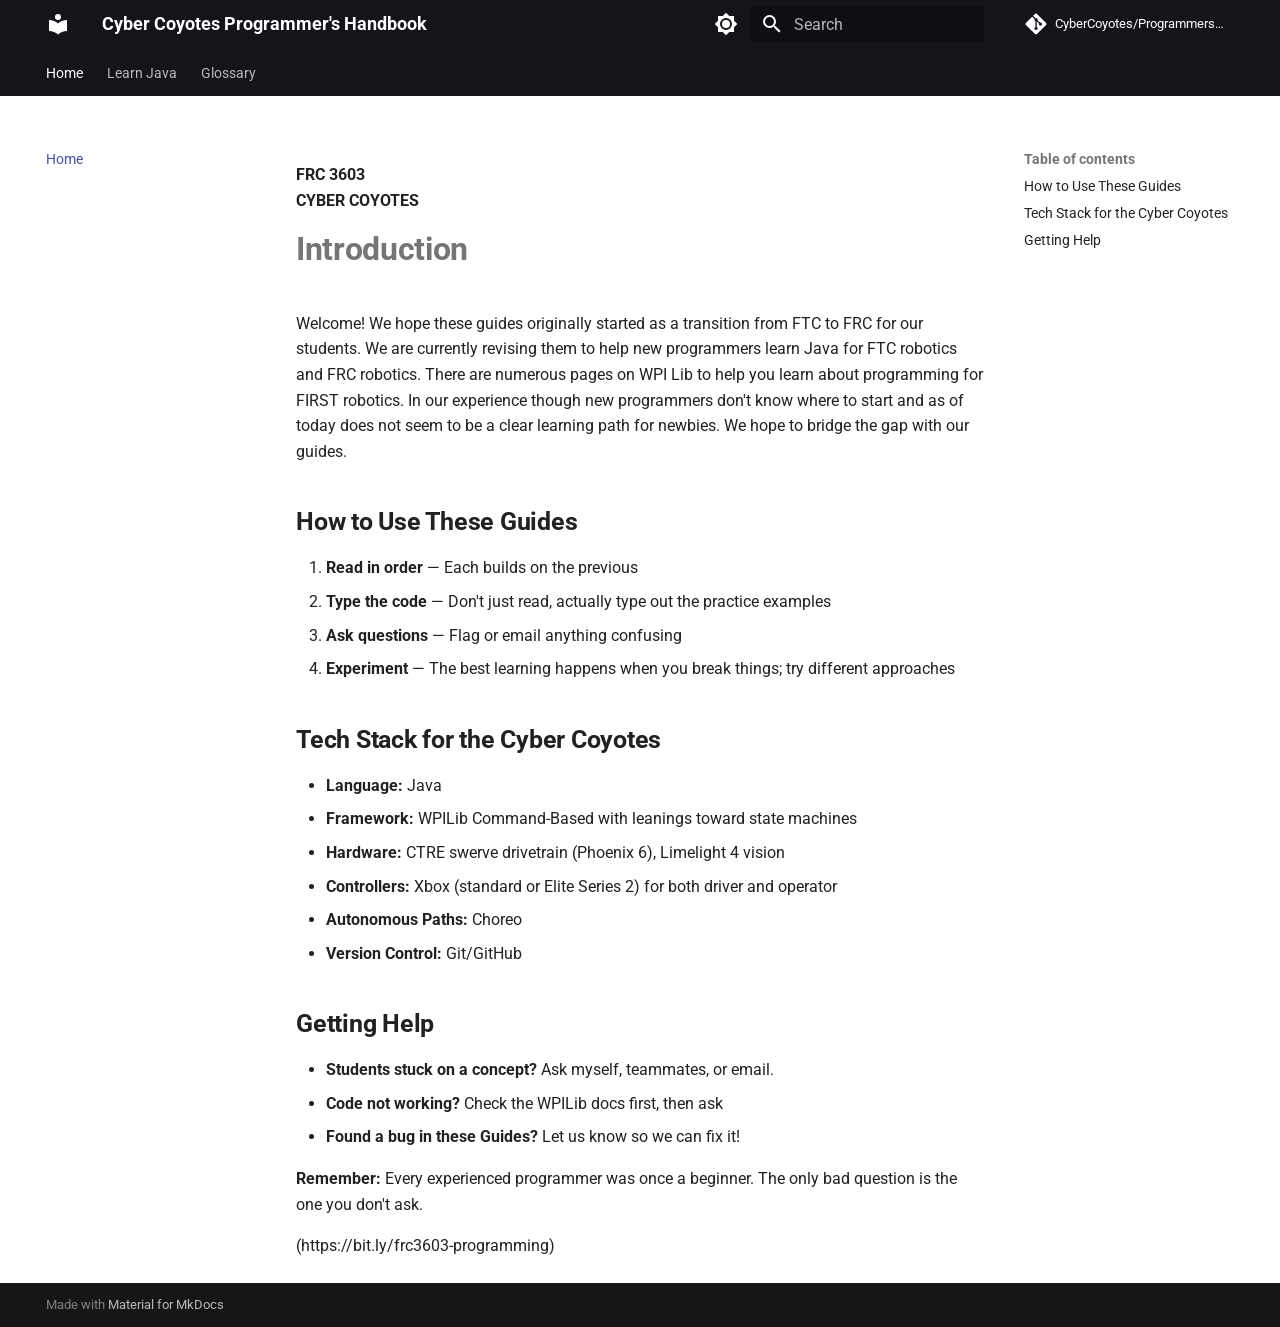
<file: index.html>
<!doctype html>
<html lang="en" class="no-js">
  <head>
    
      <meta charset="utf-8">
      <meta name="viewport" content="width=device-width,initial-scale=1">
      
        <meta name="description" content="FRC 3603 Cyber Coyotes Programming Resources">
      
      
        <meta name="author" content="FRC 3603 Cyber Coyotes">
      
      
      
      
        <link rel="next" href="guide-to-java-level-1/">
      
      
        
      
      
      <link rel="icon" href="assets/images/favicon.png">
      <meta name="generator" content="mkdocs-1.6.1, mkdocs-material-9.7.6">
    
    
      
        <title>Cyber Coyotes Programmer's Handbook</title>
      
    
    
      <link rel="stylesheet" href="assets/stylesheets/main.484c7ddc.min.css">
      
        
        <link rel="stylesheet" href="assets/stylesheets/palette.ab4e12ef.min.css">
      
      


    
    
      
    
    
      
        
        
        <link rel="preconnect" href="https://fonts.gstatic.com" crossorigin>
        <link rel="stylesheet" href="https://fonts.googleapis.com/css?family=Roboto:300,300i,400,400i,700,700i%7CRoboto+Mono:400,400i,700,700i&display=fallback">
        <style>:root{--md-text-font:"Roboto";--md-code-font:"Roboto Mono"}</style>
      
    
    
    <script>__md_scope=new URL(".",location),__md_hash=e=>[...e].reduce(((e,_)=>(e<<5)-e+_.charCodeAt(0)),0),__md_get=(e,_=localStorage,t=__md_scope)=>JSON.parse(_.getItem(t.pathname+"."+e)),__md_set=(e,_,t=localStorage,a=__md_scope)=>{try{t.setItem(a.pathname+"."+e,JSON.stringify(_))}catch(e){}}</script>
    
      

    
    
  </head>
  
  
    
    
      
    
    
    
    
    <body dir="ltr" data-md-color-scheme="default" data-md-color-primary="black" data-md-color-accent="red">
  
    
    <input class="md-toggle" data-md-toggle="drawer" type="checkbox" id="__drawer" autocomplete="off">
    <input class="md-toggle" data-md-toggle="search" type="checkbox" id="__search" autocomplete="off">
    <label class="md-overlay" for="__drawer"></label>
    <div data-md-component="skip">
      
        
        <a href="#introduction" class="md-skip">
          Skip to content
        </a>
      
    </div>
    <div data-md-component="announce">
      
    </div>
    
    
      

<header class="md-header" data-md-component="header">
  <nav class="md-header__inner md-grid" aria-label="Header">
    <a href="." title="Cyber Coyotes Programmer&#39;s Handbook" class="md-header__button md-logo" aria-label="Cyber Coyotes Programmer's Handbook" data-md-component="logo">
      
  
  <svg xmlns="http://www.w3.org/2000/svg" viewBox="0 0 24 24"><path d="M12 8a3 3 0 0 0 3-3 3 3 0 0 0-3-3 3 3 0 0 0-3 3 3 3 0 0 0 3 3m0 3.54C9.64 9.35 6.5 8 3 8v11c3.5 0 6.64 1.35 9 3.54 2.36-2.19 5.5-3.54 9-3.54V8c-3.5 0-6.64 1.35-9 3.54"/></svg>

    </a>
    <label class="md-header__button md-icon" for="__drawer">
      
      <svg xmlns="http://www.w3.org/2000/svg" viewBox="0 0 24 24"><path d="M3 6h18v2H3zm0 5h18v2H3zm0 5h18v2H3z"/></svg>
    </label>
    <div class="md-header__title" data-md-component="header-title">
      <div class="md-header__ellipsis">
        <div class="md-header__topic">
          <span class="md-ellipsis">
            Cyber Coyotes Programmer's Handbook
          </span>
        </div>
        <div class="md-header__topic" data-md-component="header-topic">
          <span class="md-ellipsis">
            
              Home
            
          </span>
        </div>
      </div>
    </div>
    
      
        <form class="md-header__option" data-md-component="palette">
  
    
    
    
    <input class="md-option" data-md-color-media="" data-md-color-scheme="default" data-md-color-primary="black" data-md-color-accent="red"  aria-label="Switch to dark mode"  type="radio" name="__palette" id="__palette_0">
    
      <label class="md-header__button md-icon" title="Switch to dark mode" for="__palette_1" hidden>
        <svg xmlns="http://www.w3.org/2000/svg" viewBox="0 0 24 24"><path d="M12 8a4 4 0 0 0-4 4 4 4 0 0 0 4 4 4 4 0 0 0 4-4 4 4 0 0 0-4-4m0 10a6 6 0 0 1-6-6 6 6 0 0 1 6-6 6 6 0 0 1 6 6 6 6 0 0 1-6 6m8-9.31V4h-4.69L12 .69 8.69 4H4v4.69L.69 12 4 15.31V20h4.69L12 23.31 15.31 20H20v-4.69L23.31 12z"/></svg>
      </label>
    
  
    
    
    
    <input class="md-option" data-md-color-media="" data-md-color-scheme="slate" data-md-color-primary="red" data-md-color-accent="black"  aria-label="Switch to light mode"  type="radio" name="__palette" id="__palette_1">
    
      <label class="md-header__button md-icon" title="Switch to light mode" for="__palette_0" hidden>
        <svg xmlns="http://www.w3.org/2000/svg" viewBox="0 0 24 24"><path d="M12 18c-.89 0-1.74-.2-2.5-.55C11.56 16.5 13 14.42 13 12s-1.44-4.5-3.5-5.45C10.26 6.2 11.11 6 12 6a6 6 0 0 1 6 6 6 6 0 0 1-6 6m8-9.31V4h-4.69L12 .69 8.69 4H4v4.69L.69 12 4 15.31V20h4.69L12 23.31 15.31 20H20v-4.69L23.31 12z"/></svg>
      </label>
    
  
</form>
      
    
    
      <script>var palette=__md_get("__palette");if(palette&&palette.color){if("(prefers-color-scheme)"===palette.color.media){var media=matchMedia("(prefers-color-scheme: light)"),input=document.querySelector(media.matches?"[data-md-color-media='(prefers-color-scheme: light)']":"[data-md-color-media='(prefers-color-scheme: dark)']");palette.color.media=input.getAttribute("data-md-color-media"),palette.color.scheme=input.getAttribute("data-md-color-scheme"),palette.color.primary=input.getAttribute("data-md-color-primary"),palette.color.accent=input.getAttribute("data-md-color-accent")}for(var[key,value]of Object.entries(palette.color))document.body.setAttribute("data-md-color-"+key,value)}</script>
    
    
    
      
      
        <label class="md-header__button md-icon" for="__search">
          
          <svg xmlns="http://www.w3.org/2000/svg" viewBox="0 0 24 24"><path d="M9.5 3A6.5 6.5 0 0 1 16 9.5c0 1.61-.59 3.09-1.56 4.23l.27.27h.79l5 5-1.5 1.5-5-5v-.79l-.27-.27A6.52 6.52 0 0 1 9.5 16 6.5 6.5 0 0 1 3 9.5 6.5 6.5 0 0 1 9.5 3m0 2C7 5 5 7 5 9.5S7 14 9.5 14 14 12 14 9.5 12 5 9.5 5"/></svg>
        </label>
        <div class="md-search" data-md-component="search" role="dialog">
  <label class="md-search__overlay" for="__search"></label>
  <div class="md-search__inner" role="search">
    <form class="md-search__form" name="search">
      <input type="text" class="md-search__input" name="query" aria-label="Search" placeholder="Search" autocapitalize="off" autocorrect="off" autocomplete="off" spellcheck="false" data-md-component="search-query" required>
      <label class="md-search__icon md-icon" for="__search">
        
        <svg xmlns="http://www.w3.org/2000/svg" viewBox="0 0 24 24"><path d="M9.5 3A6.5 6.5 0 0 1 16 9.5c0 1.61-.59 3.09-1.56 4.23l.27.27h.79l5 5-1.5 1.5-5-5v-.79l-.27-.27A6.52 6.52 0 0 1 9.5 16 6.5 6.5 0 0 1 3 9.5 6.5 6.5 0 0 1 9.5 3m0 2C7 5 5 7 5 9.5S7 14 9.5 14 14 12 14 9.5 12 5 9.5 5"/></svg>
        
        <svg xmlns="http://www.w3.org/2000/svg" viewBox="0 0 24 24"><path d="M20 11v2H8l5.5 5.5-1.42 1.42L4.16 12l7.92-7.92L13.5 5.5 8 11z"/></svg>
      </label>
      <nav class="md-search__options" aria-label="Search">
        
        <button type="reset" class="md-search__icon md-icon" title="Clear" aria-label="Clear" tabindex="-1">
          
          <svg xmlns="http://www.w3.org/2000/svg" viewBox="0 0 24 24"><path d="M19 6.41 17.59 5 12 10.59 6.41 5 5 6.41 10.59 12 5 17.59 6.41 19 12 13.41 17.59 19 19 17.59 13.41 12z"/></svg>
        </button>
      </nav>
      
        <div class="md-search__suggest" data-md-component="search-suggest"></div>
      
    </form>
    <div class="md-search__output">
      <div class="md-search__scrollwrap" tabindex="0" data-md-scrollfix>
        <div class="md-search-result" data-md-component="search-result">
          <div class="md-search-result__meta">
            Initializing search
          </div>
          <ol class="md-search-result__list" role="presentation"></ol>
        </div>
      </div>
    </div>
  </div>
</div>
      
    
    
      <div class="md-header__source">
        <a href="https://github.com/CyberCoyotes/Programmers-Handbook" title="Go to repository" class="md-source" data-md-component="source">
  <div class="md-source__icon md-icon">
    
    <svg xmlns="http://www.w3.org/2000/svg" viewBox="0 0 448 512"><!--! Font Awesome Free 7.1.0 by @fontawesome - https://fontawesome.com License - https://fontawesome.com/license/free (Icons: CC BY 4.0, Fonts: SIL OFL 1.1, Code: MIT License) Copyright 2025 Fonticons, Inc.--><path d="M439.6 236.1 244 40.5c-5.4-5.5-12.8-8.5-20.4-8.5s-15 3-20.4 8.4L162.5 81l51.5 51.5c27.1-9.1 52.7 16.8 43.4 43.7l49.7 49.7c34.2-11.8 61.2 31 35.5 56.7-26.5 26.5-70.2-2.9-56-37.3L240.3 199v121.9c25.3 12.5 22.3 41.8 9.1 55-6.4 6.4-15.2 10.1-24.3 10.1s-17.8-3.6-24.3-10.1c-17.6-17.6-11.1-46.9 11.2-56v-123c-20.8-8.5-24.6-30.7-18.6-45L142.6 101 8.5 235.1C3 240.6 0 247.9 0 255.5s3 15 8.5 20.4l195.6 195.7c5.4 5.4 12.7 8.4 20.4 8.4s15-3 20.4-8.4l194.7-194.7c5.4-5.4 8.4-12.8 8.4-20.4s-3-15-8.4-20.4"/></svg>
  </div>
  <div class="md-source__repository">
    CyberCoyotes/Programmers-Handbook
  </div>
</a>
      </div>
    
  </nav>
  
</header>
    
    <div class="md-container" data-md-component="container">
      
      
        
          
            
<nav class="md-tabs" aria-label="Tabs" data-md-component="tabs">
  <div class="md-grid">
    <ul class="md-tabs__list">
      
        
  
  
  
    
  
  
    <li class="md-tabs__item md-tabs__item--active">
      <a href="." class="md-tabs__link">
        
  
  
    
  
  Home

      </a>
    </li>
  

      
        
  
  
  
  
    
    
      <li class="md-tabs__item">
        <a href="guide-to-java-level-1/" class="md-tabs__link">
          
  
  
  Learn Java

        </a>
      </li>
    
  

      
        
  
  
  
  
    <li class="md-tabs__item">
      <a href="glossary/" class="md-tabs__link">
        
  
  
    
  
  Glossary

      </a>
    </li>
  

      
    </ul>
  </div>
</nav>
          
        
      
      <main class="md-main" data-md-component="main">
        <div class="md-main__inner md-grid">
          
            
              
              <div class="md-sidebar md-sidebar--primary" data-md-component="sidebar" data-md-type="navigation" >
                <div class="md-sidebar__scrollwrap">
                  <div class="md-sidebar__inner">
                    


  


<nav class="md-nav md-nav--primary md-nav--lifted" aria-label="Navigation" data-md-level="0">
  <label class="md-nav__title" for="__drawer">
    <a href="." title="Cyber Coyotes Programmer&#39;s Handbook" class="md-nav__button md-logo" aria-label="Cyber Coyotes Programmer's Handbook" data-md-component="logo">
      
  
  <svg xmlns="http://www.w3.org/2000/svg" viewBox="0 0 24 24"><path d="M12 8a3 3 0 0 0 3-3 3 3 0 0 0-3-3 3 3 0 0 0-3 3 3 3 0 0 0 3 3m0 3.54C9.64 9.35 6.5 8 3 8v11c3.5 0 6.64 1.35 9 3.54 2.36-2.19 5.5-3.54 9-3.54V8c-3.5 0-6.64 1.35-9 3.54"/></svg>

    </a>
    Cyber Coyotes Programmer's Handbook
  </label>
  
    <div class="md-nav__source">
      <a href="https://github.com/CyberCoyotes/Programmers-Handbook" title="Go to repository" class="md-source" data-md-component="source">
  <div class="md-source__icon md-icon">
    
    <svg xmlns="http://www.w3.org/2000/svg" viewBox="0 0 448 512"><!--! Font Awesome Free 7.1.0 by @fontawesome - https://fontawesome.com License - https://fontawesome.com/license/free (Icons: CC BY 4.0, Fonts: SIL OFL 1.1, Code: MIT License) Copyright 2025 Fonticons, Inc.--><path d="M439.6 236.1 244 40.5c-5.4-5.5-12.8-8.5-20.4-8.5s-15 3-20.4 8.4L162.5 81l51.5 51.5c27.1-9.1 52.7 16.8 43.4 43.7l49.7 49.7c34.2-11.8 61.2 31 35.5 56.7-26.5 26.5-70.2-2.9-56-37.3L240.3 199v121.9c25.3 12.5 22.3 41.8 9.1 55-6.4 6.4-15.2 10.1-24.3 10.1s-17.8-3.6-24.3-10.1c-17.6-17.6-11.1-46.9 11.2-56v-123c-20.8-8.5-24.6-30.7-18.6-45L142.6 101 8.5 235.1C3 240.6 0 247.9 0 255.5s3 15 8.5 20.4l195.6 195.7c5.4 5.4 12.7 8.4 20.4 8.4s15-3 20.4-8.4l194.7-194.7c5.4-5.4 8.4-12.8 8.4-20.4s-3-15-8.4-20.4"/></svg>
  </div>
  <div class="md-source__repository">
    CyberCoyotes/Programmers-Handbook
  </div>
</a>
    </div>
  
  <ul class="md-nav__list" data-md-scrollfix>
    
      
      
  
  
    
  
  
  
    <li class="md-nav__item md-nav__item--active">
      
      <input class="md-nav__toggle md-toggle" type="checkbox" id="__toc">
      
      
        
      
      
        <label class="md-nav__link md-nav__link--active" for="__toc">
          
  
  
  <span class="md-ellipsis">
    
  
    Home
  

    
  </span>
  
  

          <span class="md-nav__icon md-icon"></span>
        </label>
      
      <a href="." class="md-nav__link md-nav__link--active">
        
  
  
  <span class="md-ellipsis">
    
  
    Home
  

    
  </span>
  
  

      </a>
      
        

<nav class="md-nav md-nav--secondary" aria-label="Table of contents">
  
  
  
    
  
  
    <label class="md-nav__title" for="__toc">
      <span class="md-nav__icon md-icon"></span>
      Table of contents
    </label>
    <ul class="md-nav__list" data-md-component="toc" data-md-scrollfix>
      
        <li class="md-nav__item">
  <a href="#how-to-use-these-guides" class="md-nav__link">
    <span class="md-ellipsis">
      
        How to Use These Guides
      
    </span>
  </a>
  
</li>
      
        <li class="md-nav__item">
  <a href="#tech-stack-for-the-cyber-coyotes" class="md-nav__link">
    <span class="md-ellipsis">
      
        Tech Stack for the Cyber Coyotes
      
    </span>
  </a>
  
</li>
      
        <li class="md-nav__item">
  <a href="#getting-help" class="md-nav__link">
    <span class="md-ellipsis">
      
        Getting Help
      
    </span>
  </a>
  
</li>
      
    </ul>
  
</nav>
      
    </li>
  

    
      
      
  
  
  
  
    
    
    
    
      
      
        
      
    
    
    <li class="md-nav__item md-nav__item--nested">
      
        
        
        <input class="md-nav__toggle md-toggle " type="checkbox" id="__nav_2" >
        
          
          <label class="md-nav__link" for="__nav_2" id="__nav_2_label" tabindex="0">
            
  
  
  <span class="md-ellipsis">
    
  
    Learn Java
  

    
  </span>
  
  

            <span class="md-nav__icon md-icon"></span>
          </label>
        
        <nav class="md-nav" data-md-level="1" aria-labelledby="__nav_2_label" aria-expanded="false">
          <label class="md-nav__title" for="__nav_2">
            <span class="md-nav__icon md-icon"></span>
            
  
    Learn Java
  

          </label>
          <ul class="md-nav__list" data-md-scrollfix>
            
              
                
  
  
  
  
    <li class="md-nav__item">
      <a href="guide-to-java-level-1/" class="md-nav__link">
        
  
  
  <span class="md-ellipsis">
    
  
    Level 1
  

    
  </span>
  
  

      </a>
    </li>
  

              
            
              
                
  
  
  
  
    <li class="md-nav__item">
      <a href="guide-to-java-level-2/" class="md-nav__link">
        
  
  
  <span class="md-ellipsis">
    
  
    Level 2
  

    
  </span>
  
  

      </a>
    </li>
  

              
            
              
                
  
  
  
  
    <li class="md-nav__item">
      <a href="guide-to-java-level-3/" class="md-nav__link">
        
  
  
  <span class="md-ellipsis">
    
  
    Level 3
  

    
  </span>
  
  

      </a>
    </li>
  

              
            
              
                
  
  
  
  
    <li class="md-nav__item">
      <a href="guide-to-java-level-4/" class="md-nav__link">
        
  
  
  <span class="md-ellipsis">
    
  
    Level 4
  

    
  </span>
  
  

      </a>
    </li>
  

              
            
              
                
  
  
  
  
    <li class="md-nav__item">
      <a href="guide-to-java-level-5/" class="md-nav__link">
        
  
  
  <span class="md-ellipsis">
    
  
    Level 5
  

    
  </span>
  
  

      </a>
    </li>
  

              
            
              
                
  
  
  
  
    <li class="md-nav__item">
      <a href="guide-to-java-level-6/" class="md-nav__link">
        
  
  
  <span class="md-ellipsis">
    
  
    Level 6
  

    
  </span>
  
  

      </a>
    </li>
  

              
            
          </ul>
        </nav>
      
    </li>
  

    
      
      
  
  
  
  
    <li class="md-nav__item">
      <a href="glossary/" class="md-nav__link">
        
  
  
  <span class="md-ellipsis">
    
  
    Glossary
  

    
  </span>
  
  

      </a>
    </li>
  

    
  </ul>
</nav>
                  </div>
                </div>
              </div>
            
            
              
              <div class="md-sidebar md-sidebar--secondary" data-md-component="sidebar" data-md-type="toc" >
                <div class="md-sidebar__scrollwrap">
                  <div class="md-sidebar__inner">
                    

<nav class="md-nav md-nav--secondary" aria-label="Table of contents">
  
  
  
    
  
  
    <label class="md-nav__title" for="__toc">
      <span class="md-nav__icon md-icon"></span>
      Table of contents
    </label>
    <ul class="md-nav__list" data-md-component="toc" data-md-scrollfix>
      
        <li class="md-nav__item">
  <a href="#how-to-use-these-guides" class="md-nav__link">
    <span class="md-ellipsis">
      
        How to Use These Guides
      
    </span>
  </a>
  
</li>
      
        <li class="md-nav__item">
  <a href="#tech-stack-for-the-cyber-coyotes" class="md-nav__link">
    <span class="md-ellipsis">
      
        Tech Stack for the Cyber Coyotes
      
    </span>
  </a>
  
</li>
      
        <li class="md-nav__item">
  <a href="#getting-help" class="md-nav__link">
    <span class="md-ellipsis">
      
        Getting Help
      
    </span>
  </a>
  
</li>
      
    </ul>
  
</nav>
                  </div>
                </div>
              </div>
            
          
          
            <div class="md-content" data-md-component="content">
              
              <article class="md-content__inner md-typeset">
                
                  


  
  


<p><strong>FRC 3603</strong><br />
<strong>CYBER COYOTES</strong></p>
<h1 id="introduction"><strong>Introduction</strong><a class="headerlink" href="#introduction" title="Permanent link">&para;</a></h1>
<p>Welcome! We hope these guides originally started as a transition from FTC to FRC for our students. We are currently revising them to help new programmers learn Java for FTC robotics and FRC robotics. There are numerous pages on WPI Lib to help you learn about programming for FIRST robotics. In our experience though new programmers don't know where to start and as of today does not seem to be a clear learning path for newbies. We hope to bridge the gap with our guides.</p>
<h2 id="how-to-use-these-guides"><strong>How to Use These Guides</strong><a class="headerlink" href="#how-to-use-these-guides" title="Permanent link">&para;</a></h2>
<ol>
<li><strong>Read in order</strong> — Each builds on the previous  </li>
<li><strong>Type the code</strong> — Don't just read, actually type out the practice examples</li>
<li><strong>Ask questions</strong> — Flag or email anything confusing</li>
<li><strong>Experiment</strong> — The best learning happens when you break things; try different approaches</li>
</ol>
<h2 id="tech-stack-for-the-cyber-coyotes"><strong>Tech Stack for the Cyber Coyotes</strong><a class="headerlink" href="#tech-stack-for-the-cyber-coyotes" title="Permanent link">&para;</a></h2>
<ul>
<li><strong>Language:</strong> Java  </li>
<li><strong>Framework:</strong> WPILib Command-Based with leanings toward state machines  </li>
<li><strong>Hardware:</strong> CTRE swerve drivetrain (Phoenix 6), Limelight 4 vision  </li>
<li><strong>Controllers:</strong> Xbox (standard or Elite Series 2) for both driver and operator  </li>
<li><strong>Autonomous Paths:</strong> Choreo  </li>
<li><strong>Version Control:</strong> Git/GitHub</li>
</ul>
<h2 id="getting-help"><strong>Getting Help</strong><a class="headerlink" href="#getting-help" title="Permanent link">&para;</a></h2>
<ul>
<li><strong>Students stuck on a concept?</strong> Ask myself, teammates, or email.</li>
<li><strong>Code not working?</strong> Check the WPILib docs first, then ask  </li>
<li><strong>Found a bug in these Guides?</strong> Let us know so we can fix it!</li>
</ul>
<p><strong>Remember:</strong> Every experienced programmer was once a beginner. The only bad question is the one you don't ask.  </p>
<p>(https://bit.ly/frc3603-programming)</p>












                
              </article>
            </div>
          
          
<script>var target=document.getElementById(location.hash.slice(1));target&&target.name&&(target.checked=target.name.startsWith("__tabbed_"))</script>
        </div>
        
          <button type="button" class="md-top md-icon" data-md-component="top" hidden>
  
  <svg xmlns="http://www.w3.org/2000/svg" viewBox="0 0 24 24"><path d="M13 20h-2V8l-5.5 5.5-1.42-1.42L12 4.16l7.92 7.92-1.42 1.42L13 8z"/></svg>
  Back to top
</button>
        
      </main>
      
        <footer class="md-footer">
  
  <div class="md-footer-meta md-typeset">
    <div class="md-footer-meta__inner md-grid">
      <div class="md-copyright">
  
  
    Made with
    <a href="https://squidfunk.github.io/mkdocs-material/" target="_blank" rel="noopener">
      Material for MkDocs
    </a>
  
</div>
      
    </div>
  </div>
</footer>
      
    </div>
    <div class="md-dialog" data-md-component="dialog">
      <div class="md-dialog__inner md-typeset"></div>
    </div>
    
    
    
      
      
      <script id="__config" type="application/json">{"annotate": null, "base": ".", "features": ["navigation.tabs", "navigation.sections", "navigation.top", "search.highlight", "search.suggest", "content.code.copy"], "search": "assets/javascripts/workers/search.2c215733.min.js", "tags": null, "translations": {"clipboard.copied": "Copied to clipboard", "clipboard.copy": "Copy to clipboard", "search.result.more.one": "1 more on this page", "search.result.more.other": "# more on this page", "search.result.none": "No matching documents", "search.result.one": "1 matching document", "search.result.other": "# matching documents", "search.result.placeholder": "Type to start searching", "search.result.term.missing": "Missing", "select.version": "Select version"}, "version": null}</script>
    
    
      <script src="assets/javascripts/bundle.79ae519e.min.js"></script>
      
    
  </body>
</html>
</file>
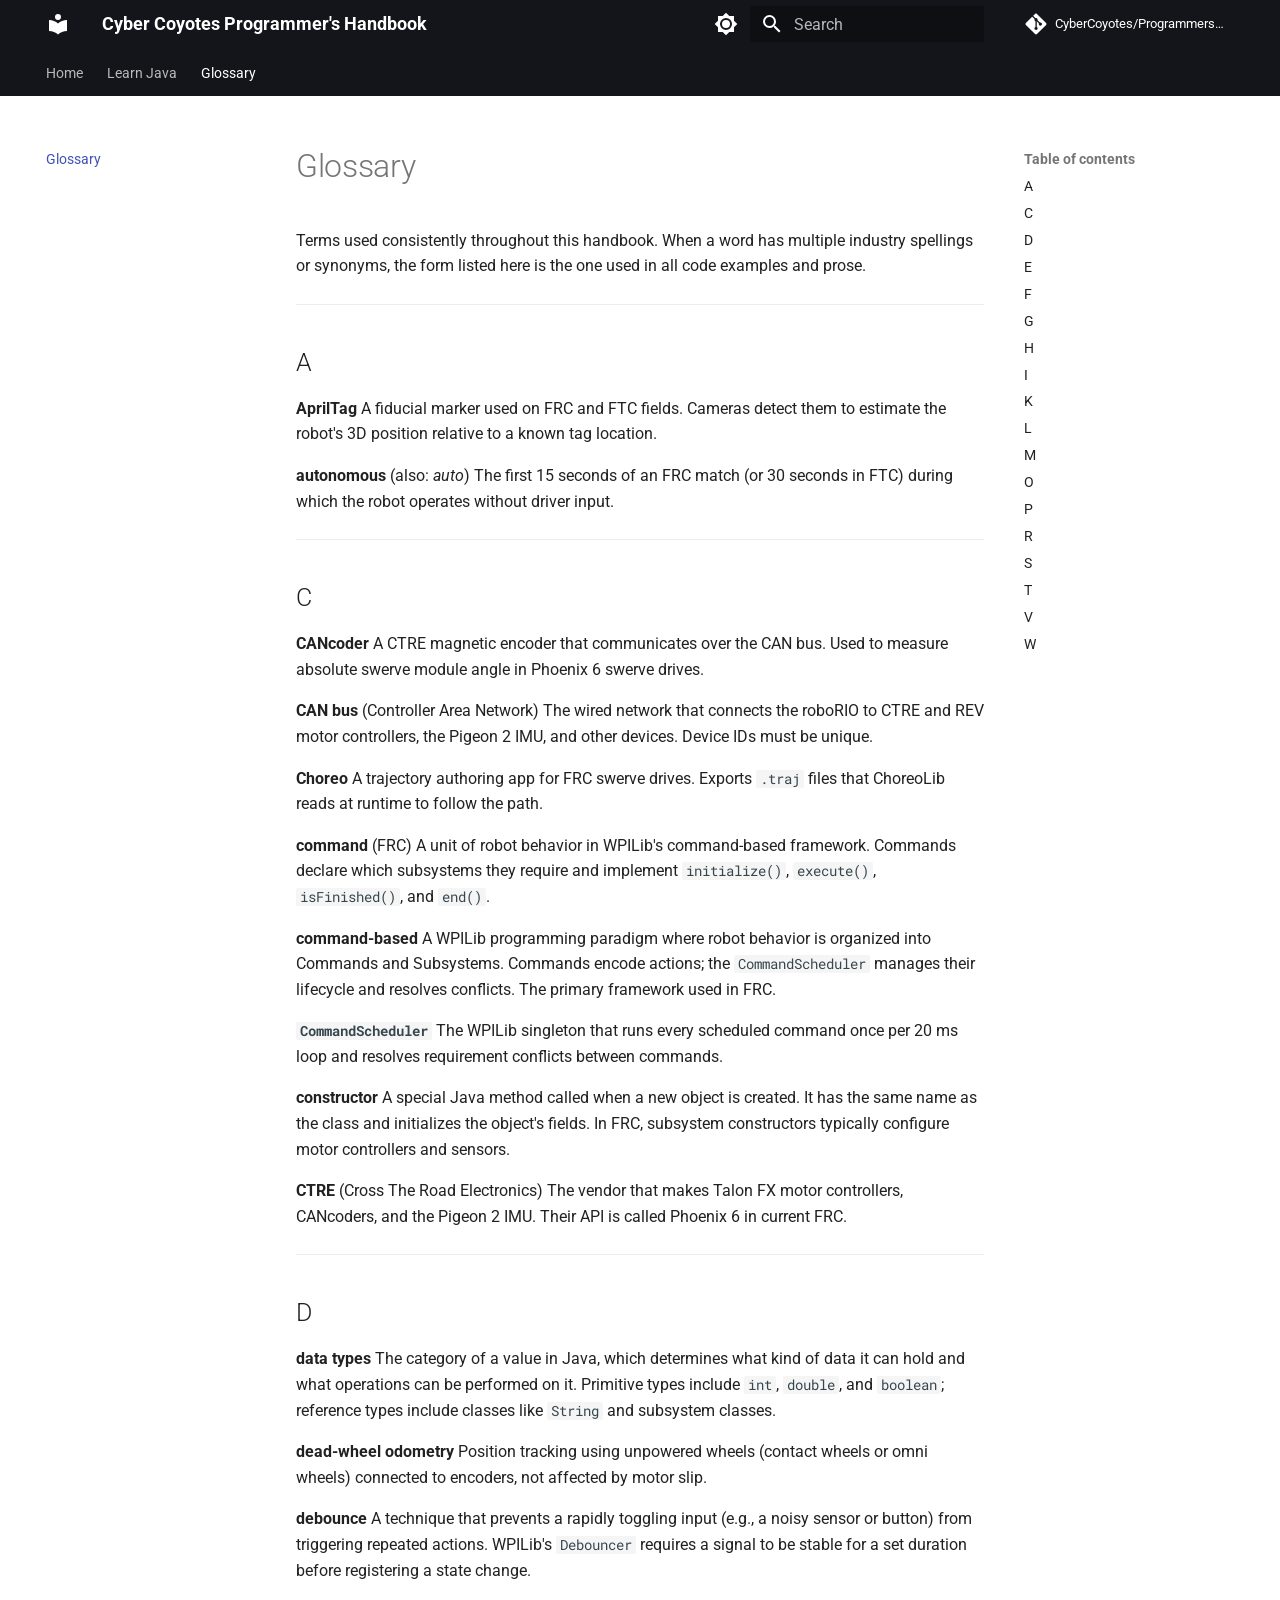
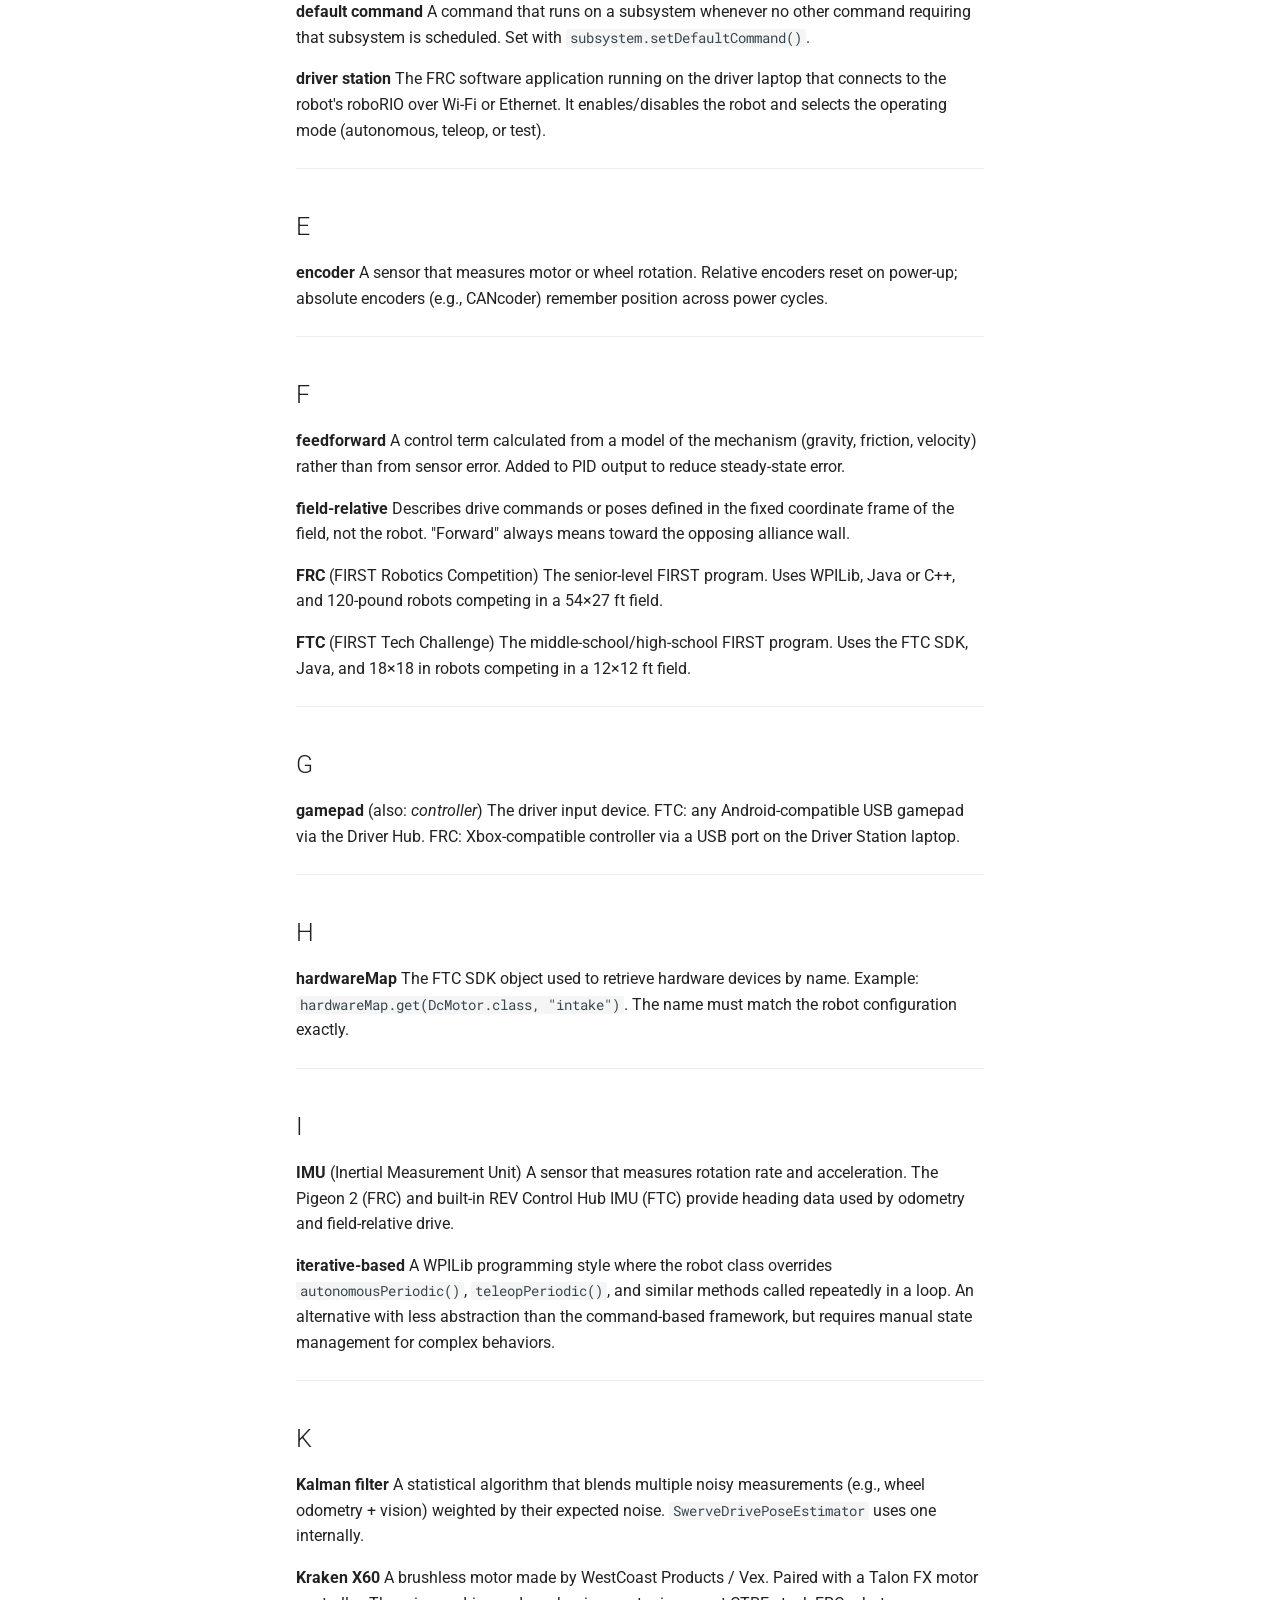
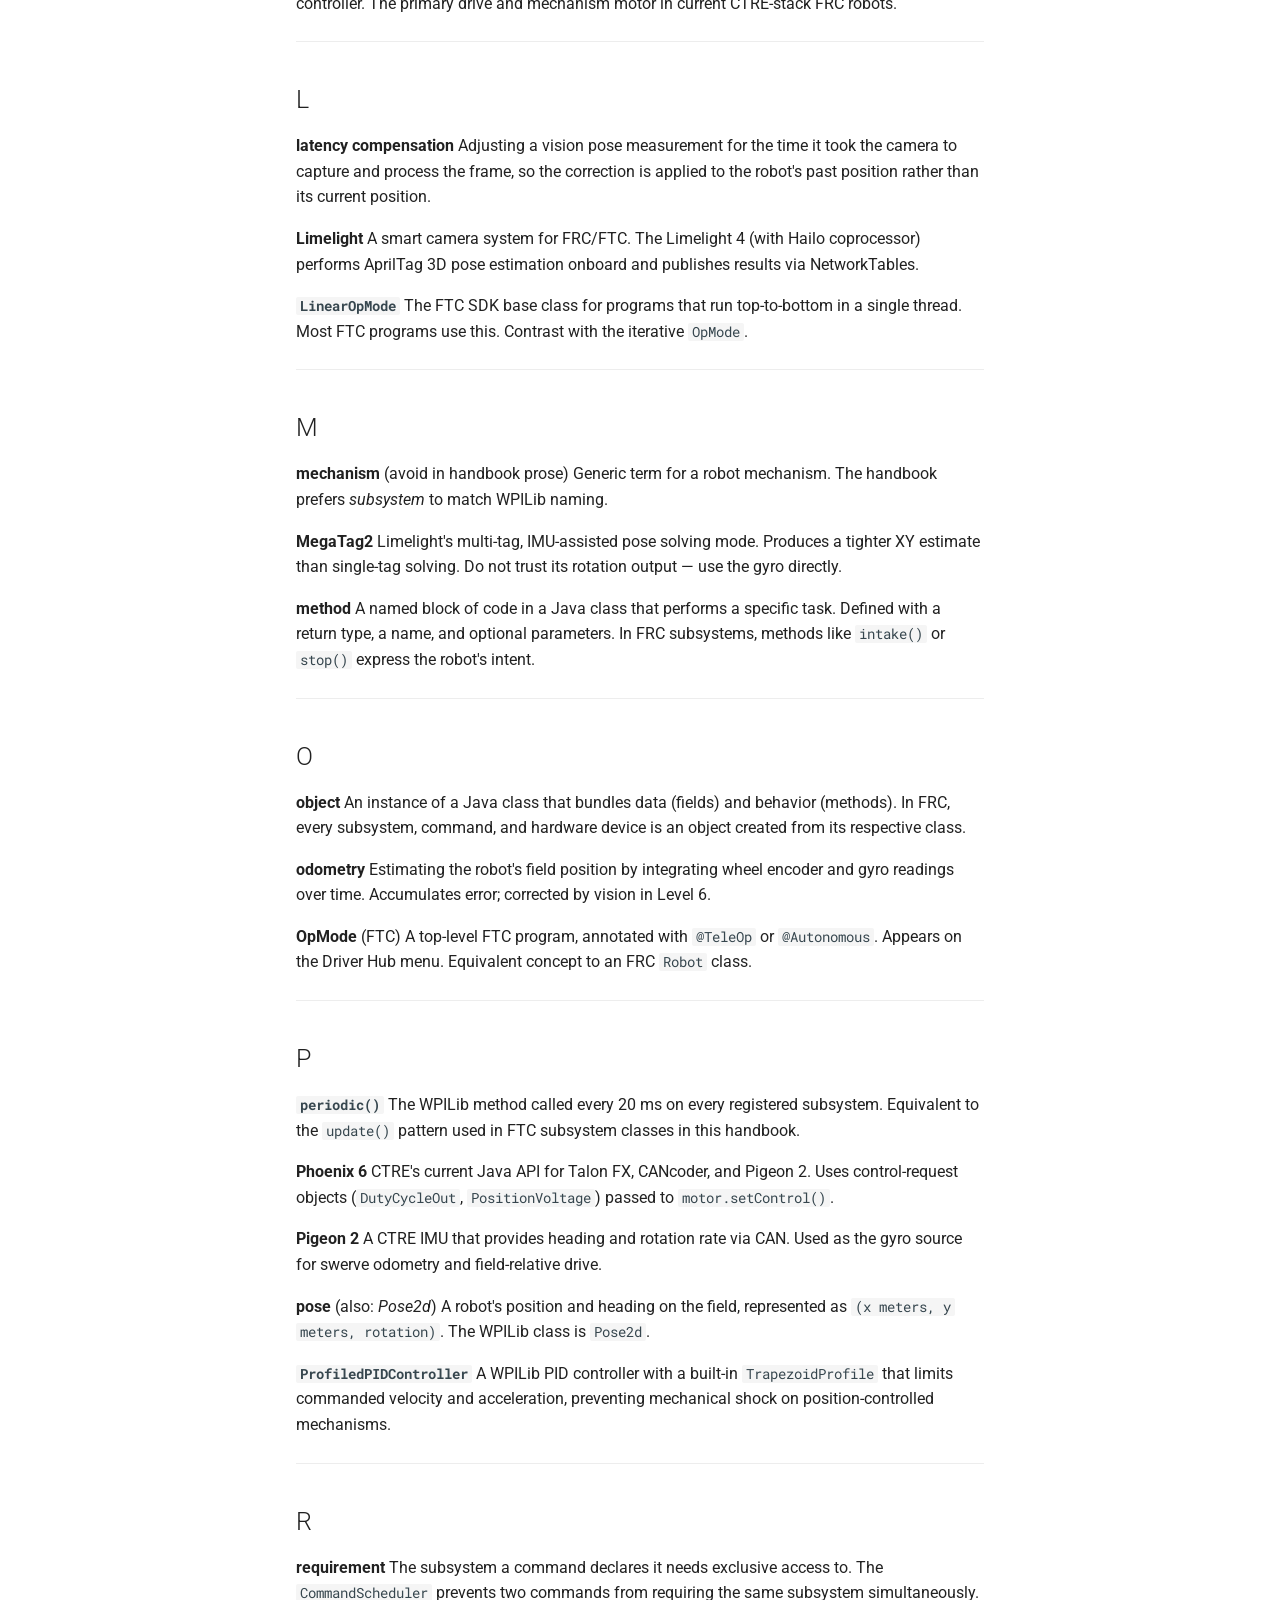
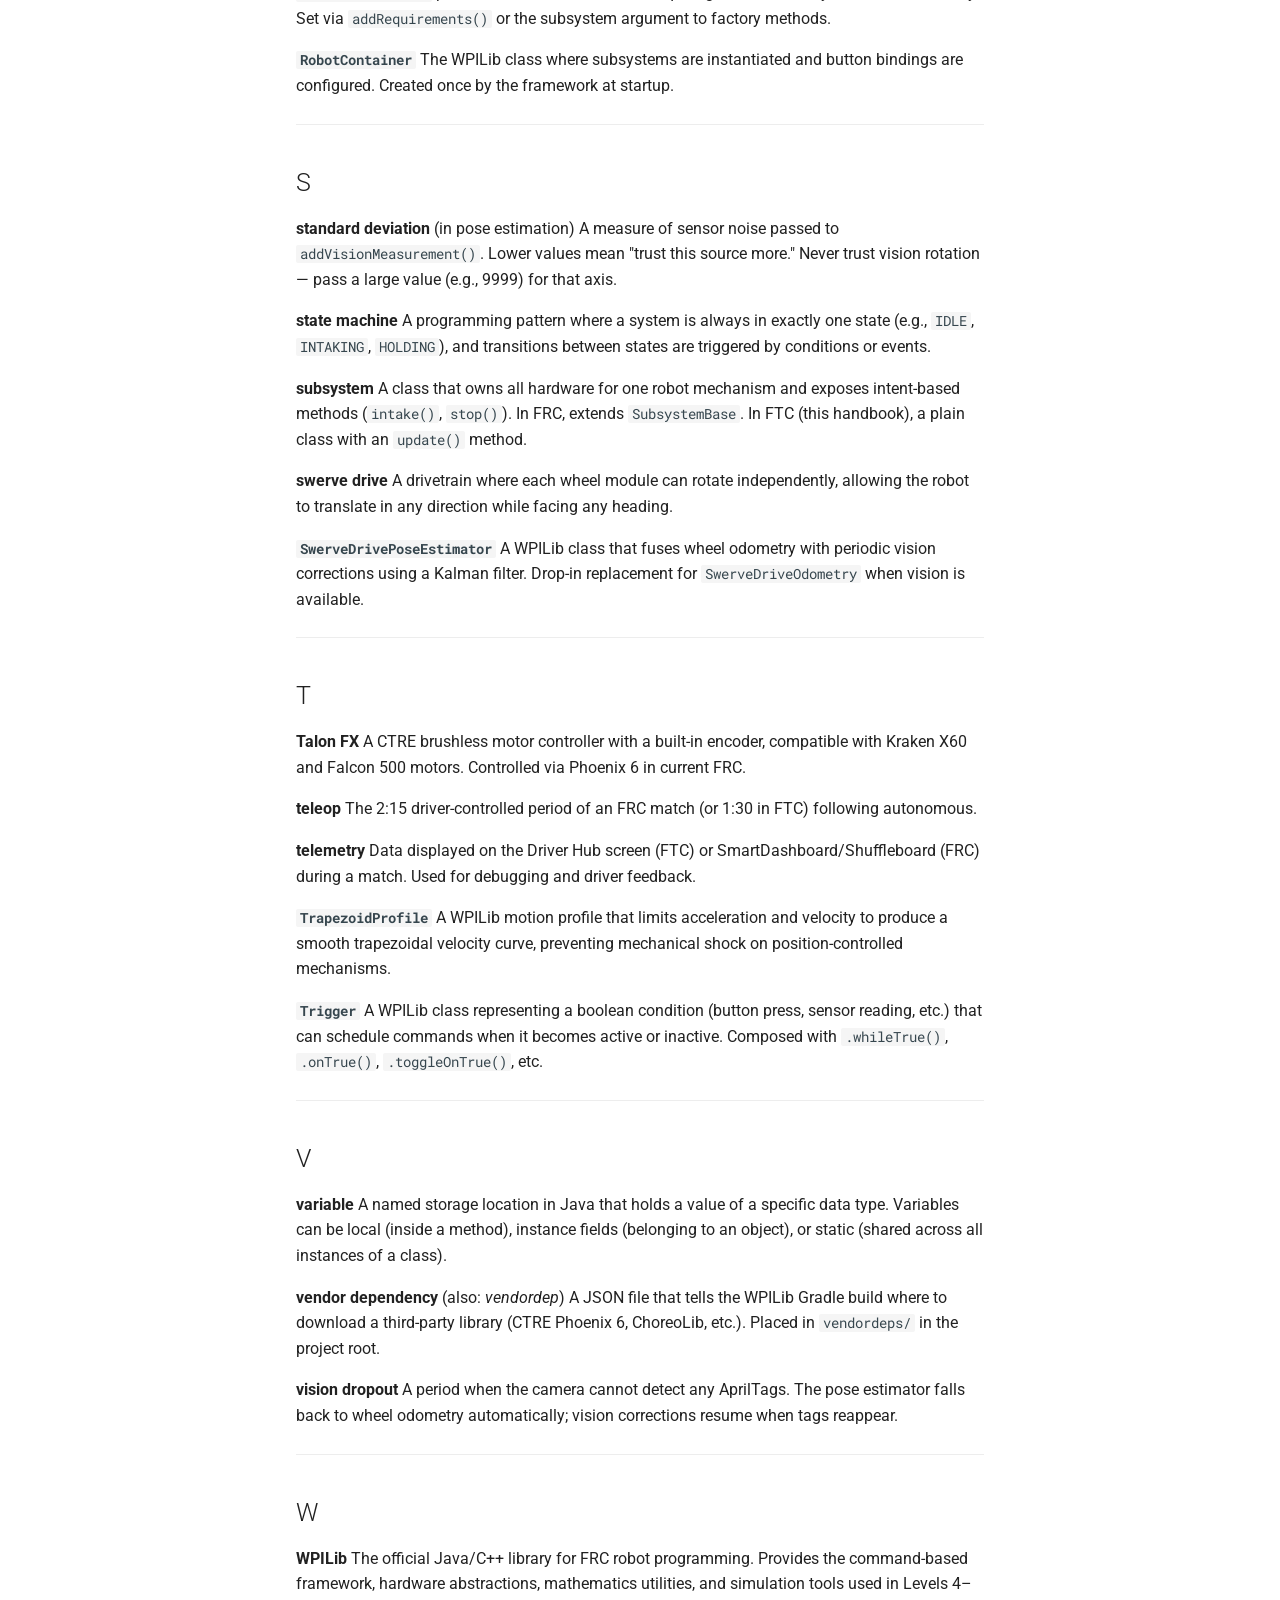
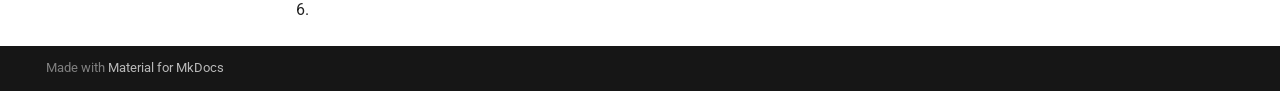
<file: glossary/index.html>
<!doctype html>
<html lang="en" class="no-js">
  <head>
    
      <meta charset="utf-8">
      <meta name="viewport" content="width=device-width,initial-scale=1">
      
        <meta name="description" content="FRC 3603 Cyber Coyotes Programming Resources">
      
      
        <meta name="author" content="FRC 3603 Cyber Coyotes">
      
      
      
        <link rel="prev" href="../guide-to-java-level-6/">
      
      
      
        
      
      
      <link rel="icon" href="../assets/images/favicon.png">
      <meta name="generator" content="mkdocs-1.6.1, mkdocs-material-9.7.6">
    
    
      
        <title>Glossary - Cyber Coyotes Programmer's Handbook</title>
      
    
    
      <link rel="stylesheet" href="../assets/stylesheets/main.484c7ddc.min.css">
      
        
        <link rel="stylesheet" href="../assets/stylesheets/palette.ab4e12ef.min.css">
      
      


    
    
      
    
    
      
        
        
        <link rel="preconnect" href="https://fonts.gstatic.com" crossorigin>
        <link rel="stylesheet" href="https://fonts.googleapis.com/css?family=Roboto:300,300i,400,400i,700,700i%7CRoboto+Mono:400,400i,700,700i&display=fallback">
        <style>:root{--md-text-font:"Roboto";--md-code-font:"Roboto Mono"}</style>
      
    
    
    <script>__md_scope=new URL("..",location),__md_hash=e=>[...e].reduce(((e,_)=>(e<<5)-e+_.charCodeAt(0)),0),__md_get=(e,_=localStorage,t=__md_scope)=>JSON.parse(_.getItem(t.pathname+"."+e)),__md_set=(e,_,t=localStorage,a=__md_scope)=>{try{t.setItem(a.pathname+"."+e,JSON.stringify(_))}catch(e){}}</script>
    
      

    
    
  </head>
  
  
    
    
      
    
    
    
    
    <body dir="ltr" data-md-color-scheme="default" data-md-color-primary="black" data-md-color-accent="red">
  
    
    <input class="md-toggle" data-md-toggle="drawer" type="checkbox" id="__drawer" autocomplete="off">
    <input class="md-toggle" data-md-toggle="search" type="checkbox" id="__search" autocomplete="off">
    <label class="md-overlay" for="__drawer"></label>
    <div data-md-component="skip">
      
        
        <a href="#glossary" class="md-skip">
          Skip to content
        </a>
      
    </div>
    <div data-md-component="announce">
      
    </div>
    
    
      

<header class="md-header" data-md-component="header">
  <nav class="md-header__inner md-grid" aria-label="Header">
    <a href=".." title="Cyber Coyotes Programmer&#39;s Handbook" class="md-header__button md-logo" aria-label="Cyber Coyotes Programmer's Handbook" data-md-component="logo">
      
  
  <svg xmlns="http://www.w3.org/2000/svg" viewBox="0 0 24 24"><path d="M12 8a3 3 0 0 0 3-3 3 3 0 0 0-3-3 3 3 0 0 0-3 3 3 3 0 0 0 3 3m0 3.54C9.64 9.35 6.5 8 3 8v11c3.5 0 6.64 1.35 9 3.54 2.36-2.19 5.5-3.54 9-3.54V8c-3.5 0-6.64 1.35-9 3.54"/></svg>

    </a>
    <label class="md-header__button md-icon" for="__drawer">
      
      <svg xmlns="http://www.w3.org/2000/svg" viewBox="0 0 24 24"><path d="M3 6h18v2H3zm0 5h18v2H3zm0 5h18v2H3z"/></svg>
    </label>
    <div class="md-header__title" data-md-component="header-title">
      <div class="md-header__ellipsis">
        <div class="md-header__topic">
          <span class="md-ellipsis">
            Cyber Coyotes Programmer's Handbook
          </span>
        </div>
        <div class="md-header__topic" data-md-component="header-topic">
          <span class="md-ellipsis">
            
              Glossary
            
          </span>
        </div>
      </div>
    </div>
    
      
        <form class="md-header__option" data-md-component="palette">
  
    
    
    
    <input class="md-option" data-md-color-media="" data-md-color-scheme="default" data-md-color-primary="black" data-md-color-accent="red"  aria-label="Switch to dark mode"  type="radio" name="__palette" id="__palette_0">
    
      <label class="md-header__button md-icon" title="Switch to dark mode" for="__palette_1" hidden>
        <svg xmlns="http://www.w3.org/2000/svg" viewBox="0 0 24 24"><path d="M12 8a4 4 0 0 0-4 4 4 4 0 0 0 4 4 4 4 0 0 0 4-4 4 4 0 0 0-4-4m0 10a6 6 0 0 1-6-6 6 6 0 0 1 6-6 6 6 0 0 1 6 6 6 6 0 0 1-6 6m8-9.31V4h-4.69L12 .69 8.69 4H4v4.69L.69 12 4 15.31V20h4.69L12 23.31 15.31 20H20v-4.69L23.31 12z"/></svg>
      </label>
    
  
    
    
    
    <input class="md-option" data-md-color-media="" data-md-color-scheme="slate" data-md-color-primary="red" data-md-color-accent="black"  aria-label="Switch to light mode"  type="radio" name="__palette" id="__palette_1">
    
      <label class="md-header__button md-icon" title="Switch to light mode" for="__palette_0" hidden>
        <svg xmlns="http://www.w3.org/2000/svg" viewBox="0 0 24 24"><path d="M12 18c-.89 0-1.74-.2-2.5-.55C11.56 16.5 13 14.42 13 12s-1.44-4.5-3.5-5.45C10.26 6.2 11.11 6 12 6a6 6 0 0 1 6 6 6 6 0 0 1-6 6m8-9.31V4h-4.69L12 .69 8.69 4H4v4.69L.69 12 4 15.31V20h4.69L12 23.31 15.31 20H20v-4.69L23.31 12z"/></svg>
      </label>
    
  
</form>
      
    
    
      <script>var palette=__md_get("__palette");if(palette&&palette.color){if("(prefers-color-scheme)"===palette.color.media){var media=matchMedia("(prefers-color-scheme: light)"),input=document.querySelector(media.matches?"[data-md-color-media='(prefers-color-scheme: light)']":"[data-md-color-media='(prefers-color-scheme: dark)']");palette.color.media=input.getAttribute("data-md-color-media"),palette.color.scheme=input.getAttribute("data-md-color-scheme"),palette.color.primary=input.getAttribute("data-md-color-primary"),palette.color.accent=input.getAttribute("data-md-color-accent")}for(var[key,value]of Object.entries(palette.color))document.body.setAttribute("data-md-color-"+key,value)}</script>
    
    
    
      
      
        <label class="md-header__button md-icon" for="__search">
          
          <svg xmlns="http://www.w3.org/2000/svg" viewBox="0 0 24 24"><path d="M9.5 3A6.5 6.5 0 0 1 16 9.5c0 1.61-.59 3.09-1.56 4.23l.27.27h.79l5 5-1.5 1.5-5-5v-.79l-.27-.27A6.52 6.52 0 0 1 9.5 16 6.5 6.5 0 0 1 3 9.5 6.5 6.5 0 0 1 9.5 3m0 2C7 5 5 7 5 9.5S7 14 9.5 14 14 12 14 9.5 12 5 9.5 5"/></svg>
        </label>
        <div class="md-search" data-md-component="search" role="dialog">
  <label class="md-search__overlay" for="__search"></label>
  <div class="md-search__inner" role="search">
    <form class="md-search__form" name="search">
      <input type="text" class="md-search__input" name="query" aria-label="Search" placeholder="Search" autocapitalize="off" autocorrect="off" autocomplete="off" spellcheck="false" data-md-component="search-query" required>
      <label class="md-search__icon md-icon" for="__search">
        
        <svg xmlns="http://www.w3.org/2000/svg" viewBox="0 0 24 24"><path d="M9.5 3A6.5 6.5 0 0 1 16 9.5c0 1.61-.59 3.09-1.56 4.23l.27.27h.79l5 5-1.5 1.5-5-5v-.79l-.27-.27A6.52 6.52 0 0 1 9.5 16 6.5 6.5 0 0 1 3 9.5 6.5 6.5 0 0 1 9.5 3m0 2C7 5 5 7 5 9.5S7 14 9.5 14 14 12 14 9.5 12 5 9.5 5"/></svg>
        
        <svg xmlns="http://www.w3.org/2000/svg" viewBox="0 0 24 24"><path d="M20 11v2H8l5.5 5.5-1.42 1.42L4.16 12l7.92-7.92L13.5 5.5 8 11z"/></svg>
      </label>
      <nav class="md-search__options" aria-label="Search">
        
        <button type="reset" class="md-search__icon md-icon" title="Clear" aria-label="Clear" tabindex="-1">
          
          <svg xmlns="http://www.w3.org/2000/svg" viewBox="0 0 24 24"><path d="M19 6.41 17.59 5 12 10.59 6.41 5 5 6.41 10.59 12 5 17.59 6.41 19 12 13.41 17.59 19 19 17.59 13.41 12z"/></svg>
        </button>
      </nav>
      
        <div class="md-search__suggest" data-md-component="search-suggest"></div>
      
    </form>
    <div class="md-search__output">
      <div class="md-search__scrollwrap" tabindex="0" data-md-scrollfix>
        <div class="md-search-result" data-md-component="search-result">
          <div class="md-search-result__meta">
            Initializing search
          </div>
          <ol class="md-search-result__list" role="presentation"></ol>
        </div>
      </div>
    </div>
  </div>
</div>
      
    
    
      <div class="md-header__source">
        <a href="https://github.com/CyberCoyotes/Programmers-Handbook" title="Go to repository" class="md-source" data-md-component="source">
  <div class="md-source__icon md-icon">
    
    <svg xmlns="http://www.w3.org/2000/svg" viewBox="0 0 448 512"><!--! Font Awesome Free 7.1.0 by @fontawesome - https://fontawesome.com License - https://fontawesome.com/license/free (Icons: CC BY 4.0, Fonts: SIL OFL 1.1, Code: MIT License) Copyright 2025 Fonticons, Inc.--><path d="M439.6 236.1 244 40.5c-5.4-5.5-12.8-8.5-20.4-8.5s-15 3-20.4 8.4L162.5 81l51.5 51.5c27.1-9.1 52.7 16.8 43.4 43.7l49.7 49.7c34.2-11.8 61.2 31 35.5 56.7-26.5 26.5-70.2-2.9-56-37.3L240.3 199v121.9c25.3 12.5 22.3 41.8 9.1 55-6.4 6.4-15.2 10.1-24.3 10.1s-17.8-3.6-24.3-10.1c-17.6-17.6-11.1-46.9 11.2-56v-123c-20.8-8.5-24.6-30.7-18.6-45L142.6 101 8.5 235.1C3 240.6 0 247.9 0 255.5s3 15 8.5 20.4l195.6 195.7c5.4 5.4 12.7 8.4 20.4 8.4s15-3 20.4-8.4l194.7-194.7c5.4-5.4 8.4-12.8 8.4-20.4s-3-15-8.4-20.4"/></svg>
  </div>
  <div class="md-source__repository">
    CyberCoyotes/Programmers-Handbook
  </div>
</a>
      </div>
    
  </nav>
  
</header>
    
    <div class="md-container" data-md-component="container">
      
      
        
          
            
<nav class="md-tabs" aria-label="Tabs" data-md-component="tabs">
  <div class="md-grid">
    <ul class="md-tabs__list">
      
        
  
  
  
  
    <li class="md-tabs__item">
      <a href=".." class="md-tabs__link">
        
  
  
    
  
  Home

      </a>
    </li>
  

      
        
  
  
  
  
    
    
      <li class="md-tabs__item">
        <a href="../guide-to-java-level-1/" class="md-tabs__link">
          
  
  
  Learn Java

        </a>
      </li>
    
  

      
        
  
  
  
    
  
  
    <li class="md-tabs__item md-tabs__item--active">
      <a href="./" class="md-tabs__link">
        
  
  
    
  
  Glossary

      </a>
    </li>
  

      
    </ul>
  </div>
</nav>
          
        
      
      <main class="md-main" data-md-component="main">
        <div class="md-main__inner md-grid">
          
            
              
              <div class="md-sidebar md-sidebar--primary" data-md-component="sidebar" data-md-type="navigation" >
                <div class="md-sidebar__scrollwrap">
                  <div class="md-sidebar__inner">
                    


  


<nav class="md-nav md-nav--primary md-nav--lifted" aria-label="Navigation" data-md-level="0">
  <label class="md-nav__title" for="__drawer">
    <a href=".." title="Cyber Coyotes Programmer&#39;s Handbook" class="md-nav__button md-logo" aria-label="Cyber Coyotes Programmer's Handbook" data-md-component="logo">
      
  
  <svg xmlns="http://www.w3.org/2000/svg" viewBox="0 0 24 24"><path d="M12 8a3 3 0 0 0 3-3 3 3 0 0 0-3-3 3 3 0 0 0-3 3 3 3 0 0 0 3 3m0 3.54C9.64 9.35 6.5 8 3 8v11c3.5 0 6.64 1.35 9 3.54 2.36-2.19 5.5-3.54 9-3.54V8c-3.5 0-6.64 1.35-9 3.54"/></svg>

    </a>
    Cyber Coyotes Programmer's Handbook
  </label>
  
    <div class="md-nav__source">
      <a href="https://github.com/CyberCoyotes/Programmers-Handbook" title="Go to repository" class="md-source" data-md-component="source">
  <div class="md-source__icon md-icon">
    
    <svg xmlns="http://www.w3.org/2000/svg" viewBox="0 0 448 512"><!--! Font Awesome Free 7.1.0 by @fontawesome - https://fontawesome.com License - https://fontawesome.com/license/free (Icons: CC BY 4.0, Fonts: SIL OFL 1.1, Code: MIT License) Copyright 2025 Fonticons, Inc.--><path d="M439.6 236.1 244 40.5c-5.4-5.5-12.8-8.5-20.4-8.5s-15 3-20.4 8.4L162.5 81l51.5 51.5c27.1-9.1 52.7 16.8 43.4 43.7l49.7 49.7c34.2-11.8 61.2 31 35.5 56.7-26.5 26.5-70.2-2.9-56-37.3L240.3 199v121.9c25.3 12.5 22.3 41.8 9.1 55-6.4 6.4-15.2 10.1-24.3 10.1s-17.8-3.6-24.3-10.1c-17.6-17.6-11.1-46.9 11.2-56v-123c-20.8-8.5-24.6-30.7-18.6-45L142.6 101 8.5 235.1C3 240.6 0 247.9 0 255.5s3 15 8.5 20.4l195.6 195.7c5.4 5.4 12.7 8.4 20.4 8.4s15-3 20.4-8.4l194.7-194.7c5.4-5.4 8.4-12.8 8.4-20.4s-3-15-8.4-20.4"/></svg>
  </div>
  <div class="md-source__repository">
    CyberCoyotes/Programmers-Handbook
  </div>
</a>
    </div>
  
  <ul class="md-nav__list" data-md-scrollfix>
    
      
      
  
  
  
  
    <li class="md-nav__item">
      <a href=".." class="md-nav__link">
        
  
  
  <span class="md-ellipsis">
    
  
    Home
  

    
  </span>
  
  

      </a>
    </li>
  

    
      
      
  
  
  
  
    
    
    
    
      
      
        
      
    
    
    <li class="md-nav__item md-nav__item--nested">
      
        
        
        <input class="md-nav__toggle md-toggle " type="checkbox" id="__nav_2" >
        
          
          <label class="md-nav__link" for="__nav_2" id="__nav_2_label" tabindex="0">
            
  
  
  <span class="md-ellipsis">
    
  
    Learn Java
  

    
  </span>
  
  

            <span class="md-nav__icon md-icon"></span>
          </label>
        
        <nav class="md-nav" data-md-level="1" aria-labelledby="__nav_2_label" aria-expanded="false">
          <label class="md-nav__title" for="__nav_2">
            <span class="md-nav__icon md-icon"></span>
            
  
    Learn Java
  

          </label>
          <ul class="md-nav__list" data-md-scrollfix>
            
              
                
  
  
  
  
    <li class="md-nav__item">
      <a href="../guide-to-java-level-1/" class="md-nav__link">
        
  
  
  <span class="md-ellipsis">
    
  
    Level 1
  

    
  </span>
  
  

      </a>
    </li>
  

              
            
              
                
  
  
  
  
    <li class="md-nav__item">
      <a href="../guide-to-java-level-2/" class="md-nav__link">
        
  
  
  <span class="md-ellipsis">
    
  
    Level 2
  

    
  </span>
  
  

      </a>
    </li>
  

              
            
              
                
  
  
  
  
    <li class="md-nav__item">
      <a href="../guide-to-java-level-3/" class="md-nav__link">
        
  
  
  <span class="md-ellipsis">
    
  
    Level 3
  

    
  </span>
  
  

      </a>
    </li>
  

              
            
              
                
  
  
  
  
    <li class="md-nav__item">
      <a href="../guide-to-java-level-4/" class="md-nav__link">
        
  
  
  <span class="md-ellipsis">
    
  
    Level 4
  

    
  </span>
  
  

      </a>
    </li>
  

              
            
              
                
  
  
  
  
    <li class="md-nav__item">
      <a href="../guide-to-java-level-5/" class="md-nav__link">
        
  
  
  <span class="md-ellipsis">
    
  
    Level 5
  

    
  </span>
  
  

      </a>
    </li>
  

              
            
              
                
  
  
  
  
    <li class="md-nav__item">
      <a href="../guide-to-java-level-6/" class="md-nav__link">
        
  
  
  <span class="md-ellipsis">
    
  
    Level 6
  

    
  </span>
  
  

      </a>
    </li>
  

              
            
          </ul>
        </nav>
      
    </li>
  

    
      
      
  
  
    
  
  
  
    <li class="md-nav__item md-nav__item--active">
      
      <input class="md-nav__toggle md-toggle" type="checkbox" id="__toc">
      
      
        
      
      
        <label class="md-nav__link md-nav__link--active" for="__toc">
          
  
  
  <span class="md-ellipsis">
    
  
    Glossary
  

    
  </span>
  
  

          <span class="md-nav__icon md-icon"></span>
        </label>
      
      <a href="./" class="md-nav__link md-nav__link--active">
        
  
  
  <span class="md-ellipsis">
    
  
    Glossary
  

    
  </span>
  
  

      </a>
      
        

<nav class="md-nav md-nav--secondary" aria-label="Table of contents">
  
  
  
    
  
  
    <label class="md-nav__title" for="__toc">
      <span class="md-nav__icon md-icon"></span>
      Table of contents
    </label>
    <ul class="md-nav__list" data-md-component="toc" data-md-scrollfix>
      
        <li class="md-nav__item">
  <a href="#a" class="md-nav__link">
    <span class="md-ellipsis">
      
        A
      
    </span>
  </a>
  
</li>
      
        <li class="md-nav__item">
  <a href="#c" class="md-nav__link">
    <span class="md-ellipsis">
      
        C
      
    </span>
  </a>
  
</li>
      
        <li class="md-nav__item">
  <a href="#d" class="md-nav__link">
    <span class="md-ellipsis">
      
        D
      
    </span>
  </a>
  
</li>
      
        <li class="md-nav__item">
  <a href="#e" class="md-nav__link">
    <span class="md-ellipsis">
      
        E
      
    </span>
  </a>
  
</li>
      
        <li class="md-nav__item">
  <a href="#f" class="md-nav__link">
    <span class="md-ellipsis">
      
        F
      
    </span>
  </a>
  
</li>
      
        <li class="md-nav__item">
  <a href="#g" class="md-nav__link">
    <span class="md-ellipsis">
      
        G
      
    </span>
  </a>
  
</li>
      
        <li class="md-nav__item">
  <a href="#h" class="md-nav__link">
    <span class="md-ellipsis">
      
        H
      
    </span>
  </a>
  
</li>
      
        <li class="md-nav__item">
  <a href="#i" class="md-nav__link">
    <span class="md-ellipsis">
      
        I
      
    </span>
  </a>
  
</li>
      
        <li class="md-nav__item">
  <a href="#k" class="md-nav__link">
    <span class="md-ellipsis">
      
        K
      
    </span>
  </a>
  
</li>
      
        <li class="md-nav__item">
  <a href="#l" class="md-nav__link">
    <span class="md-ellipsis">
      
        L
      
    </span>
  </a>
  
</li>
      
        <li class="md-nav__item">
  <a href="#m" class="md-nav__link">
    <span class="md-ellipsis">
      
        M
      
    </span>
  </a>
  
</li>
      
        <li class="md-nav__item">
  <a href="#o" class="md-nav__link">
    <span class="md-ellipsis">
      
        O
      
    </span>
  </a>
  
</li>
      
        <li class="md-nav__item">
  <a href="#p" class="md-nav__link">
    <span class="md-ellipsis">
      
        P
      
    </span>
  </a>
  
</li>
      
        <li class="md-nav__item">
  <a href="#r" class="md-nav__link">
    <span class="md-ellipsis">
      
        R
      
    </span>
  </a>
  
</li>
      
        <li class="md-nav__item">
  <a href="#s" class="md-nav__link">
    <span class="md-ellipsis">
      
        S
      
    </span>
  </a>
  
</li>
      
        <li class="md-nav__item">
  <a href="#t" class="md-nav__link">
    <span class="md-ellipsis">
      
        T
      
    </span>
  </a>
  
</li>
      
        <li class="md-nav__item">
  <a href="#v" class="md-nav__link">
    <span class="md-ellipsis">
      
        V
      
    </span>
  </a>
  
</li>
      
        <li class="md-nav__item">
  <a href="#w" class="md-nav__link">
    <span class="md-ellipsis">
      
        W
      
    </span>
  </a>
  
</li>
      
    </ul>
  
</nav>
      
    </li>
  

    
  </ul>
</nav>
                  </div>
                </div>
              </div>
            
            
              
              <div class="md-sidebar md-sidebar--secondary" data-md-component="sidebar" data-md-type="toc" >
                <div class="md-sidebar__scrollwrap">
                  <div class="md-sidebar__inner">
                    

<nav class="md-nav md-nav--secondary" aria-label="Table of contents">
  
  
  
    
  
  
    <label class="md-nav__title" for="__toc">
      <span class="md-nav__icon md-icon"></span>
      Table of contents
    </label>
    <ul class="md-nav__list" data-md-component="toc" data-md-scrollfix>
      
        <li class="md-nav__item">
  <a href="#a" class="md-nav__link">
    <span class="md-ellipsis">
      
        A
      
    </span>
  </a>
  
</li>
      
        <li class="md-nav__item">
  <a href="#c" class="md-nav__link">
    <span class="md-ellipsis">
      
        C
      
    </span>
  </a>
  
</li>
      
        <li class="md-nav__item">
  <a href="#d" class="md-nav__link">
    <span class="md-ellipsis">
      
        D
      
    </span>
  </a>
  
</li>
      
        <li class="md-nav__item">
  <a href="#e" class="md-nav__link">
    <span class="md-ellipsis">
      
        E
      
    </span>
  </a>
  
</li>
      
        <li class="md-nav__item">
  <a href="#f" class="md-nav__link">
    <span class="md-ellipsis">
      
        F
      
    </span>
  </a>
  
</li>
      
        <li class="md-nav__item">
  <a href="#g" class="md-nav__link">
    <span class="md-ellipsis">
      
        G
      
    </span>
  </a>
  
</li>
      
        <li class="md-nav__item">
  <a href="#h" class="md-nav__link">
    <span class="md-ellipsis">
      
        H
      
    </span>
  </a>
  
</li>
      
        <li class="md-nav__item">
  <a href="#i" class="md-nav__link">
    <span class="md-ellipsis">
      
        I
      
    </span>
  </a>
  
</li>
      
        <li class="md-nav__item">
  <a href="#k" class="md-nav__link">
    <span class="md-ellipsis">
      
        K
      
    </span>
  </a>
  
</li>
      
        <li class="md-nav__item">
  <a href="#l" class="md-nav__link">
    <span class="md-ellipsis">
      
        L
      
    </span>
  </a>
  
</li>
      
        <li class="md-nav__item">
  <a href="#m" class="md-nav__link">
    <span class="md-ellipsis">
      
        M
      
    </span>
  </a>
  
</li>
      
        <li class="md-nav__item">
  <a href="#o" class="md-nav__link">
    <span class="md-ellipsis">
      
        O
      
    </span>
  </a>
  
</li>
      
        <li class="md-nav__item">
  <a href="#p" class="md-nav__link">
    <span class="md-ellipsis">
      
        P
      
    </span>
  </a>
  
</li>
      
        <li class="md-nav__item">
  <a href="#r" class="md-nav__link">
    <span class="md-ellipsis">
      
        R
      
    </span>
  </a>
  
</li>
      
        <li class="md-nav__item">
  <a href="#s" class="md-nav__link">
    <span class="md-ellipsis">
      
        S
      
    </span>
  </a>
  
</li>
      
        <li class="md-nav__item">
  <a href="#t" class="md-nav__link">
    <span class="md-ellipsis">
      
        T
      
    </span>
  </a>
  
</li>
      
        <li class="md-nav__item">
  <a href="#v" class="md-nav__link">
    <span class="md-ellipsis">
      
        V
      
    </span>
  </a>
  
</li>
      
        <li class="md-nav__item">
  <a href="#w" class="md-nav__link">
    <span class="md-ellipsis">
      
        W
      
    </span>
  </a>
  
</li>
      
    </ul>
  
</nav>
                  </div>
                </div>
              </div>
            
          
          
            <div class="md-content" data-md-component="content">
              
              <article class="md-content__inner md-typeset">
                
                  


  
  


<h1 id="glossary">Glossary<a class="headerlink" href="#glossary" title="Permanent link">&para;</a></h1>
<p>Terms used consistently throughout this handbook. When a word has multiple industry spellings or synonyms, the form listed here is the one used in all code examples and prose.</p>
<hr />
<h2 id="a">A<a class="headerlink" href="#a" title="Permanent link">&para;</a></h2>
<p><strong>AprilTag</strong>
A fiducial marker used on FRC and FTC fields. Cameras detect them to estimate the robot's 3D position relative to a known tag location.</p>
<p><strong>autonomous</strong> (also: <em>auto</em>)
The first 15 seconds of an FRC match (or 30 seconds in FTC) during which the robot operates without driver input.</p>
<hr />
<h2 id="c">C<a class="headerlink" href="#c" title="Permanent link">&para;</a></h2>
<p><strong>CANcoder</strong>
A CTRE magnetic encoder that communicates over the CAN bus. Used to measure absolute swerve module angle in Phoenix 6 swerve drives.</p>
<p><strong>CAN bus</strong> (Controller Area Network)
The wired network that connects the roboRIO to CTRE and REV motor controllers, the Pigeon 2 IMU, and other devices. Device IDs must be unique.</p>
<p><strong>Choreo</strong>
A trajectory authoring app for FRC swerve drives. Exports <code>.traj</code> files that ChoreoLib reads at runtime to follow the path.</p>
<p><strong>command</strong> (FRC)
A unit of robot behavior in WPILib's command-based framework. Commands declare which subsystems they require and implement <code>initialize()</code>, <code>execute()</code>, <code>isFinished()</code>, and <code>end()</code>.</p>
<p><strong>command-based</strong>
A WPILib programming paradigm where robot behavior is organized into Commands and Subsystems. Commands encode actions; the <code>CommandScheduler</code> manages their lifecycle and resolves conflicts. The primary framework used in FRC.</p>
<p><strong><code>CommandScheduler</code></strong>
The WPILib singleton that runs every scheduled command once per 20 ms loop and resolves requirement conflicts between commands.</p>
<p><strong>constructor</strong>
A special Java method called when a new object is created. It has the same name as the class and initializes the object's fields. In FRC, subsystem constructors typically configure motor controllers and sensors.</p>
<p><strong>CTRE</strong> (Cross The Road Electronics)
The vendor that makes Talon FX motor controllers, CANcoders, and the Pigeon 2 IMU. Their API is called Phoenix 6 in current FRC.</p>
<hr />
<h2 id="d">D<a class="headerlink" href="#d" title="Permanent link">&para;</a></h2>
<p><strong>data types</strong>
The category of a value in Java, which determines what kind of data it can hold and what operations can be performed on it. Primitive types include <code>int</code>, <code>double</code>, and <code>boolean</code>; reference types include classes like <code>String</code> and subsystem classes.</p>
<p><strong>dead-wheel odometry</strong>
Position tracking using unpowered wheels (contact wheels or omni wheels) connected to encoders, not affected by motor slip.</p>
<p><strong>debounce</strong>
A technique that prevents a rapidly toggling input (e.g., a noisy sensor or button) from triggering repeated actions. WPILib's <code>Debouncer</code> requires a signal to be stable for a set duration before registering a state change.</p>
<p><strong>default command</strong>
A command that runs on a subsystem whenever no other command requiring that subsystem is scheduled. Set with <code>subsystem.setDefaultCommand()</code>.</p>
<p><strong>driver station</strong>
The FRC software application running on the driver laptop that connects to the robot's roboRIO over Wi-Fi or Ethernet. It enables/disables the robot and selects the operating mode (autonomous, teleop, or test).</p>
<hr />
<h2 id="e">E<a class="headerlink" href="#e" title="Permanent link">&para;</a></h2>
<p><strong>encoder</strong>
A sensor that measures motor or wheel rotation. Relative encoders reset on power-up; absolute encoders (e.g., CANcoder) remember position across power cycles.</p>
<hr />
<h2 id="f">F<a class="headerlink" href="#f" title="Permanent link">&para;</a></h2>
<p><strong>feedforward</strong>
A control term calculated from a model of the mechanism (gravity, friction, velocity) rather than from sensor error. Added to PID output to reduce steady-state error.</p>
<p><strong>field-relative</strong>
Describes drive commands or poses defined in the fixed coordinate frame of the field, not the robot. "Forward" always means toward the opposing alliance wall.</p>
<p><strong>FRC</strong> (FIRST Robotics Competition)
The senior-level FIRST program. Uses WPILib, Java or C++, and 120-pound robots competing in a 54×27 ft field.</p>
<p><strong>FTC</strong> (FIRST Tech Challenge)
The middle-school/high-school FIRST program. Uses the FTC SDK, Java, and 18×18 in robots competing in a 12×12 ft field.</p>
<hr />
<h2 id="g">G<a class="headerlink" href="#g" title="Permanent link">&para;</a></h2>
<p><strong>gamepad</strong> (also: <em>controller</em>)
The driver input device. FTC: any Android-compatible USB gamepad via the Driver Hub. FRC: Xbox-compatible controller via a USB port on the Driver Station laptop.</p>
<hr />
<h2 id="h">H<a class="headerlink" href="#h" title="Permanent link">&para;</a></h2>
<p><strong>hardwareMap</strong>
The FTC SDK object used to retrieve hardware devices by name. Example: <code>hardwareMap.get(DcMotor.class, "intake")</code>. The name must match the robot configuration exactly.</p>
<hr />
<h2 id="i">I<a class="headerlink" href="#i" title="Permanent link">&para;</a></h2>
<p><strong>IMU</strong> (Inertial Measurement Unit)
A sensor that measures rotation rate and acceleration. The Pigeon 2 (FRC) and built-in REV Control Hub IMU (FTC) provide heading data used by odometry and field-relative drive.</p>
<p><strong>iterative-based</strong>
A WPILib programming style where the robot class overrides <code>autonomousPeriodic()</code>, <code>teleopPeriodic()</code>, and similar methods called repeatedly in a loop. An alternative with less abstraction than the command-based framework, but requires manual state management for complex behaviors.</p>
<hr />
<h2 id="k">K<a class="headerlink" href="#k" title="Permanent link">&para;</a></h2>
<p><strong>Kalman filter</strong>
A statistical algorithm that blends multiple noisy measurements (e.g., wheel odometry + vision) weighted by their expected noise. <code>SwerveDrivePoseEstimator</code> uses one internally.</p>
<p><strong>Kraken X60</strong>
A brushless motor made by WestCoast Products / Vex. Paired with a Talon FX motor controller. The primary drive and mechanism motor in current CTRE-stack FRC robots.</p>
<hr />
<h2 id="l">L<a class="headerlink" href="#l" title="Permanent link">&para;</a></h2>
<p><strong>latency compensation</strong>
Adjusting a vision pose measurement for the time it took the camera to capture and process the frame, so the correction is applied to the robot's past position rather than its current position.</p>
<p><strong>Limelight</strong>
A smart camera system for FRC/FTC. The Limelight 4 (with Hailo coprocessor) performs AprilTag 3D pose estimation onboard and publishes results via NetworkTables.</p>
<p><strong><code>LinearOpMode</code></strong>
The FTC SDK base class for programs that run top-to-bottom in a single thread. Most FTC programs use this. Contrast with the iterative <code>OpMode</code>.</p>
<hr />
<h2 id="m">M<a class="headerlink" href="#m" title="Permanent link">&para;</a></h2>
<p><strong>mechanism</strong> (avoid in handbook prose)
Generic term for a robot mechanism. The handbook prefers <em>subsystem</em> to match WPILib naming.</p>
<p><strong>MegaTag2</strong>
Limelight's multi-tag, IMU-assisted pose solving mode. Produces a tighter XY estimate than single-tag solving. Do not trust its rotation output — use the gyro directly.</p>
<p><strong>method</strong>
A named block of code in a Java class that performs a specific task. Defined with a return type, a name, and optional parameters. In FRC subsystems, methods like <code>intake()</code> or <code>stop()</code> express the robot's intent.</p>
<hr />
<h2 id="o">O<a class="headerlink" href="#o" title="Permanent link">&para;</a></h2>
<p><strong>object</strong>
An instance of a Java class that bundles data (fields) and behavior (methods). In FRC, every subsystem, command, and hardware device is an object created from its respective class.</p>
<p><strong>odometry</strong>
Estimating the robot's field position by integrating wheel encoder and gyro readings over time. Accumulates error; corrected by vision in Level 6.</p>
<p><strong>OpMode</strong> (FTC)
A top-level FTC program, annotated with <code>@TeleOp</code> or <code>@Autonomous</code>. Appears on the Driver Hub menu. Equivalent concept to an FRC <code>Robot</code> class.</p>
<hr />
<h2 id="p">P<a class="headerlink" href="#p" title="Permanent link">&para;</a></h2>
<p><strong><code>periodic()</code></strong>
The WPILib method called every 20 ms on every registered subsystem. Equivalent to the <code>update()</code> pattern used in FTC subsystem classes in this handbook.</p>
<p><strong>Phoenix 6</strong>
CTRE's current Java API for Talon FX, CANcoder, and Pigeon 2. Uses control-request objects (<code>DutyCycleOut</code>, <code>PositionVoltage</code>) passed to <code>motor.setControl()</code>.</p>
<p><strong>Pigeon 2</strong>
A CTRE IMU that provides heading and rotation rate via CAN. Used as the gyro source for swerve odometry and field-relative drive.</p>
<p><strong>pose</strong> (also: <em>Pose2d</em>)
A robot's position and heading on the field, represented as <code>(x meters, y meters, rotation)</code>. The WPILib class is <code>Pose2d</code>.</p>
<p><strong><code>ProfiledPIDController</code></strong>
A WPILib PID controller with a built-in <code>TrapezoidProfile</code> that limits commanded velocity and acceleration, preventing mechanical shock on position-controlled mechanisms.</p>
<hr />
<h2 id="r">R<a class="headerlink" href="#r" title="Permanent link">&para;</a></h2>
<p><strong>requirement</strong>
The subsystem a command declares it needs exclusive access to. The <code>CommandScheduler</code> prevents two commands from requiring the same subsystem simultaneously. Set via <code>addRequirements()</code> or the subsystem argument to factory methods.</p>
<p><strong><code>RobotContainer</code></strong>
The WPILib class where subsystems are instantiated and button bindings are configured. Created once by the framework at startup.</p>
<hr />
<h2 id="s">S<a class="headerlink" href="#s" title="Permanent link">&para;</a></h2>
<p><strong>standard deviation</strong> (in pose estimation)
A measure of sensor noise passed to <code>addVisionMeasurement()</code>. Lower values mean "trust this source more." Never trust vision rotation — pass a large value (e.g., 9999) for that axis.</p>
<p><strong>state machine</strong>
A programming pattern where a system is always in exactly one state (e.g., <code>IDLE</code>, <code>INTAKING</code>, <code>HOLDING</code>), and transitions between states are triggered by conditions or events.</p>
<p><strong>subsystem</strong>
A class that owns all hardware for one robot mechanism and exposes intent-based methods (<code>intake()</code>, <code>stop()</code>). In FRC, extends <code>SubsystemBase</code>. In FTC (this handbook), a plain class with an <code>update()</code> method.</p>
<p><strong>swerve drive</strong>
A drivetrain where each wheel module can rotate independently, allowing the robot to translate in any direction while facing any heading.</p>
<p><strong><code>SwerveDrivePoseEstimator</code></strong>
A WPILib class that fuses wheel odometry with periodic vision corrections using a Kalman filter. Drop-in replacement for <code>SwerveDriveOdometry</code> when vision is available.</p>
<hr />
<h2 id="t">T<a class="headerlink" href="#t" title="Permanent link">&para;</a></h2>
<p><strong>Talon FX</strong>
A CTRE brushless motor controller with a built-in encoder, compatible with Kraken X60 and Falcon 500 motors. Controlled via Phoenix 6 in current FRC.</p>
<p><strong>teleop</strong>
The 2:15 driver-controlled period of an FRC match (or 1:30 in FTC) following autonomous.</p>
<p><strong>telemetry</strong>
Data displayed on the Driver Hub screen (FTC) or SmartDashboard/Shuffleboard (FRC) during a match. Used for debugging and driver feedback.</p>
<p><strong><code>TrapezoidProfile</code></strong>
A WPILib motion profile that limits acceleration and velocity to produce a smooth trapezoidal velocity curve, preventing mechanical shock on position-controlled mechanisms.</p>
<p><strong><code>Trigger</code></strong>
A WPILib class representing a boolean condition (button press, sensor reading, etc.) that can schedule commands when it becomes active or inactive. Composed with <code>.whileTrue()</code>, <code>.onTrue()</code>, <code>.toggleOnTrue()</code>, etc.</p>
<hr />
<h2 id="v">V<a class="headerlink" href="#v" title="Permanent link">&para;</a></h2>
<p><strong>variable</strong>
A named storage location in Java that holds a value of a specific data type. Variables can be local (inside a method), instance fields (belonging to an object), or static (shared across all instances of a class).</p>
<p><strong>vendor dependency</strong> (also: <em>vendordep</em>)
A JSON file that tells the WPILib Gradle build where to download a third-party library (CTRE Phoenix 6, ChoreoLib, etc.). Placed in <code>vendordeps/</code> in the project root.</p>
<p><strong>vision dropout</strong>
A period when the camera cannot detect any AprilTags. The pose estimator falls back to wheel odometry automatically; vision corrections resume when tags reappear.</p>
<hr />
<h2 id="w">W<a class="headerlink" href="#w" title="Permanent link">&para;</a></h2>
<p><strong>WPILib</strong>
The official Java/C++ library for FRC robot programming. Provides the command-based framework, hardware abstractions, mathematics utilities, and simulation tools used in Levels 4–6.</p>












                
              </article>
            </div>
          
          
<script>var target=document.getElementById(location.hash.slice(1));target&&target.name&&(target.checked=target.name.startsWith("__tabbed_"))</script>
        </div>
        
          <button type="button" class="md-top md-icon" data-md-component="top" hidden>
  
  <svg xmlns="http://www.w3.org/2000/svg" viewBox="0 0 24 24"><path d="M13 20h-2V8l-5.5 5.5-1.42-1.42L12 4.16l7.92 7.92-1.42 1.42L13 8z"/></svg>
  Back to top
</button>
        
      </main>
      
        <footer class="md-footer">
  
  <div class="md-footer-meta md-typeset">
    <div class="md-footer-meta__inner md-grid">
      <div class="md-copyright">
  
  
    Made with
    <a href="https://squidfunk.github.io/mkdocs-material/" target="_blank" rel="noopener">
      Material for MkDocs
    </a>
  
</div>
      
    </div>
  </div>
</footer>
      
    </div>
    <div class="md-dialog" data-md-component="dialog">
      <div class="md-dialog__inner md-typeset"></div>
    </div>
    
    
    
      
      
      <script id="__config" type="application/json">{"annotate": null, "base": "..", "features": ["navigation.tabs", "navigation.sections", "navigation.top", "search.highlight", "search.suggest", "content.code.copy"], "search": "../assets/javascripts/workers/search.2c215733.min.js", "tags": null, "translations": {"clipboard.copied": "Copied to clipboard", "clipboard.copy": "Copy to clipboard", "search.result.more.one": "1 more on this page", "search.result.more.other": "# more on this page", "search.result.none": "No matching documents", "search.result.one": "1 matching document", "search.result.other": "# matching documents", "search.result.placeholder": "Type to start searching", "search.result.term.missing": "Missing", "select.version": "Select version"}, "version": null}</script>
    
    
      <script src="../assets/javascripts/bundle.79ae519e.min.js"></script>
      
    
  </body>
</html>
</file>
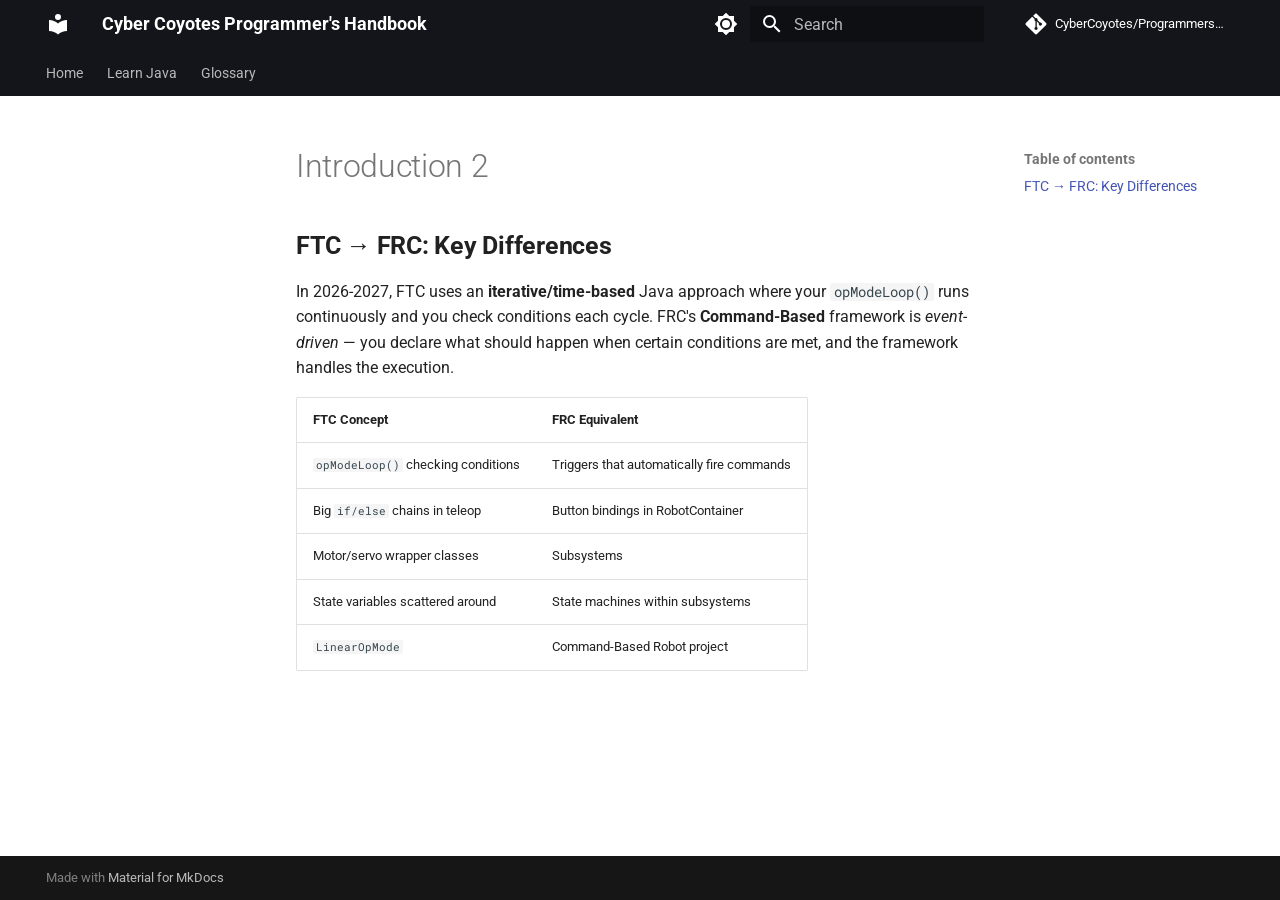
<file: introduction-2/index.html>
<!doctype html>
<html lang="en" class="no-js">
  <head>
    
      <meta charset="utf-8">
      <meta name="viewport" content="width=device-width,initial-scale=1">
      
        <meta name="description" content="FRC 3603 Cyber Coyotes Programming Resources">
      
      
        <meta name="author" content="FRC 3603 Cyber Coyotes">
      
      
      
      
      
        
      
      
      <link rel="icon" href="../assets/images/favicon.png">
      <meta name="generator" content="mkdocs-1.6.1, mkdocs-material-9.7.6">
    
    
      
        <title>Introduction 2 - Cyber Coyotes Programmer's Handbook</title>
      
    
    
      <link rel="stylesheet" href="../assets/stylesheets/main.484c7ddc.min.css">
      
        
        <link rel="stylesheet" href="../assets/stylesheets/palette.ab4e12ef.min.css">
      
      


    
    
      
    
    
      
        
        
        <link rel="preconnect" href="https://fonts.gstatic.com" crossorigin>
        <link rel="stylesheet" href="https://fonts.googleapis.com/css?family=Roboto:300,300i,400,400i,700,700i%7CRoboto+Mono:400,400i,700,700i&display=fallback">
        <style>:root{--md-text-font:"Roboto";--md-code-font:"Roboto Mono"}</style>
      
    
    
    <script>__md_scope=new URL("..",location),__md_hash=e=>[...e].reduce(((e,_)=>(e<<5)-e+_.charCodeAt(0)),0),__md_get=(e,_=localStorage,t=__md_scope)=>JSON.parse(_.getItem(t.pathname+"."+e)),__md_set=(e,_,t=localStorage,a=__md_scope)=>{try{t.setItem(a.pathname+"."+e,JSON.stringify(_))}catch(e){}}</script>
    
      

    
    
  </head>
  
  
    
    
      
    
    
    
    
    <body dir="ltr" data-md-color-scheme="default" data-md-color-primary="black" data-md-color-accent="red">
  
    
    <input class="md-toggle" data-md-toggle="drawer" type="checkbox" id="__drawer" autocomplete="off">
    <input class="md-toggle" data-md-toggle="search" type="checkbox" id="__search" autocomplete="off">
    <label class="md-overlay" for="__drawer"></label>
    <div data-md-component="skip">
      
        
        <a href="#ftc-frc-key-differences" class="md-skip">
          Skip to content
        </a>
      
    </div>
    <div data-md-component="announce">
      
    </div>
    
    
      

<header class="md-header" data-md-component="header">
  <nav class="md-header__inner md-grid" aria-label="Header">
    <a href=".." title="Cyber Coyotes Programmer&#39;s Handbook" class="md-header__button md-logo" aria-label="Cyber Coyotes Programmer's Handbook" data-md-component="logo">
      
  
  <svg xmlns="http://www.w3.org/2000/svg" viewBox="0 0 24 24"><path d="M12 8a3 3 0 0 0 3-3 3 3 0 0 0-3-3 3 3 0 0 0-3 3 3 3 0 0 0 3 3m0 3.54C9.64 9.35 6.5 8 3 8v11c3.5 0 6.64 1.35 9 3.54 2.36-2.19 5.5-3.54 9-3.54V8c-3.5 0-6.64 1.35-9 3.54"/></svg>

    </a>
    <label class="md-header__button md-icon" for="__drawer">
      
      <svg xmlns="http://www.w3.org/2000/svg" viewBox="0 0 24 24"><path d="M3 6h18v2H3zm0 5h18v2H3zm0 5h18v2H3z"/></svg>
    </label>
    <div class="md-header__title" data-md-component="header-title">
      <div class="md-header__ellipsis">
        <div class="md-header__topic">
          <span class="md-ellipsis">
            Cyber Coyotes Programmer's Handbook
          </span>
        </div>
        <div class="md-header__topic" data-md-component="header-topic">
          <span class="md-ellipsis">
            
              Introduction 2
            
          </span>
        </div>
      </div>
    </div>
    
      
        <form class="md-header__option" data-md-component="palette">
  
    
    
    
    <input class="md-option" data-md-color-media="" data-md-color-scheme="default" data-md-color-primary="black" data-md-color-accent="red"  aria-label="Switch to dark mode"  type="radio" name="__palette" id="__palette_0">
    
      <label class="md-header__button md-icon" title="Switch to dark mode" for="__palette_1" hidden>
        <svg xmlns="http://www.w3.org/2000/svg" viewBox="0 0 24 24"><path d="M12 8a4 4 0 0 0-4 4 4 4 0 0 0 4 4 4 4 0 0 0 4-4 4 4 0 0 0-4-4m0 10a6 6 0 0 1-6-6 6 6 0 0 1 6-6 6 6 0 0 1 6 6 6 6 0 0 1-6 6m8-9.31V4h-4.69L12 .69 8.69 4H4v4.69L.69 12 4 15.31V20h4.69L12 23.31 15.31 20H20v-4.69L23.31 12z"/></svg>
      </label>
    
  
    
    
    
    <input class="md-option" data-md-color-media="" data-md-color-scheme="slate" data-md-color-primary="red" data-md-color-accent="black"  aria-label="Switch to light mode"  type="radio" name="__palette" id="__palette_1">
    
      <label class="md-header__button md-icon" title="Switch to light mode" for="__palette_0" hidden>
        <svg xmlns="http://www.w3.org/2000/svg" viewBox="0 0 24 24"><path d="M12 18c-.89 0-1.74-.2-2.5-.55C11.56 16.5 13 14.42 13 12s-1.44-4.5-3.5-5.45C10.26 6.2 11.11 6 12 6a6 6 0 0 1 6 6 6 6 0 0 1-6 6m8-9.31V4h-4.69L12 .69 8.69 4H4v4.69L.69 12 4 15.31V20h4.69L12 23.31 15.31 20H20v-4.69L23.31 12z"/></svg>
      </label>
    
  
</form>
      
    
    
      <script>var palette=__md_get("__palette");if(palette&&palette.color){if("(prefers-color-scheme)"===palette.color.media){var media=matchMedia("(prefers-color-scheme: light)"),input=document.querySelector(media.matches?"[data-md-color-media='(prefers-color-scheme: light)']":"[data-md-color-media='(prefers-color-scheme: dark)']");palette.color.media=input.getAttribute("data-md-color-media"),palette.color.scheme=input.getAttribute("data-md-color-scheme"),palette.color.primary=input.getAttribute("data-md-color-primary"),palette.color.accent=input.getAttribute("data-md-color-accent")}for(var[key,value]of Object.entries(palette.color))document.body.setAttribute("data-md-color-"+key,value)}</script>
    
    
    
      
      
        <label class="md-header__button md-icon" for="__search">
          
          <svg xmlns="http://www.w3.org/2000/svg" viewBox="0 0 24 24"><path d="M9.5 3A6.5 6.5 0 0 1 16 9.5c0 1.61-.59 3.09-1.56 4.23l.27.27h.79l5 5-1.5 1.5-5-5v-.79l-.27-.27A6.52 6.52 0 0 1 9.5 16 6.5 6.5 0 0 1 3 9.5 6.5 6.5 0 0 1 9.5 3m0 2C7 5 5 7 5 9.5S7 14 9.5 14 14 12 14 9.5 12 5 9.5 5"/></svg>
        </label>
        <div class="md-search" data-md-component="search" role="dialog">
  <label class="md-search__overlay" for="__search"></label>
  <div class="md-search__inner" role="search">
    <form class="md-search__form" name="search">
      <input type="text" class="md-search__input" name="query" aria-label="Search" placeholder="Search" autocapitalize="off" autocorrect="off" autocomplete="off" spellcheck="false" data-md-component="search-query" required>
      <label class="md-search__icon md-icon" for="__search">
        
        <svg xmlns="http://www.w3.org/2000/svg" viewBox="0 0 24 24"><path d="M9.5 3A6.5 6.5 0 0 1 16 9.5c0 1.61-.59 3.09-1.56 4.23l.27.27h.79l5 5-1.5 1.5-5-5v-.79l-.27-.27A6.52 6.52 0 0 1 9.5 16 6.5 6.5 0 0 1 3 9.5 6.5 6.5 0 0 1 9.5 3m0 2C7 5 5 7 5 9.5S7 14 9.5 14 14 12 14 9.5 12 5 9.5 5"/></svg>
        
        <svg xmlns="http://www.w3.org/2000/svg" viewBox="0 0 24 24"><path d="M20 11v2H8l5.5 5.5-1.42 1.42L4.16 12l7.92-7.92L13.5 5.5 8 11z"/></svg>
      </label>
      <nav class="md-search__options" aria-label="Search">
        
        <button type="reset" class="md-search__icon md-icon" title="Clear" aria-label="Clear" tabindex="-1">
          
          <svg xmlns="http://www.w3.org/2000/svg" viewBox="0 0 24 24"><path d="M19 6.41 17.59 5 12 10.59 6.41 5 5 6.41 10.59 12 5 17.59 6.41 19 12 13.41 17.59 19 19 17.59 13.41 12z"/></svg>
        </button>
      </nav>
      
        <div class="md-search__suggest" data-md-component="search-suggest"></div>
      
    </form>
    <div class="md-search__output">
      <div class="md-search__scrollwrap" tabindex="0" data-md-scrollfix>
        <div class="md-search-result" data-md-component="search-result">
          <div class="md-search-result__meta">
            Initializing search
          </div>
          <ol class="md-search-result__list" role="presentation"></ol>
        </div>
      </div>
    </div>
  </div>
</div>
      
    
    
      <div class="md-header__source">
        <a href="https://github.com/CyberCoyotes/Programmers-Handbook" title="Go to repository" class="md-source" data-md-component="source">
  <div class="md-source__icon md-icon">
    
    <svg xmlns="http://www.w3.org/2000/svg" viewBox="0 0 448 512"><!--! Font Awesome Free 7.1.0 by @fontawesome - https://fontawesome.com License - https://fontawesome.com/license/free (Icons: CC BY 4.0, Fonts: SIL OFL 1.1, Code: MIT License) Copyright 2025 Fonticons, Inc.--><path d="M439.6 236.1 244 40.5c-5.4-5.5-12.8-8.5-20.4-8.5s-15 3-20.4 8.4L162.5 81l51.5 51.5c27.1-9.1 52.7 16.8 43.4 43.7l49.7 49.7c34.2-11.8 61.2 31 35.5 56.7-26.5 26.5-70.2-2.9-56-37.3L240.3 199v121.9c25.3 12.5 22.3 41.8 9.1 55-6.4 6.4-15.2 10.1-24.3 10.1s-17.8-3.6-24.3-10.1c-17.6-17.6-11.1-46.9 11.2-56v-123c-20.8-8.5-24.6-30.7-18.6-45L142.6 101 8.5 235.1C3 240.6 0 247.9 0 255.5s3 15 8.5 20.4l195.6 195.7c5.4 5.4 12.7 8.4 20.4 8.4s15-3 20.4-8.4l194.7-194.7c5.4-5.4 8.4-12.8 8.4-20.4s-3-15-8.4-20.4"/></svg>
  </div>
  <div class="md-source__repository">
    CyberCoyotes/Programmers-Handbook
  </div>
</a>
      </div>
    
  </nav>
  
</header>
    
    <div class="md-container" data-md-component="container">
      
      
        
          
            
<nav class="md-tabs" aria-label="Tabs" data-md-component="tabs">
  <div class="md-grid">
    <ul class="md-tabs__list">
      
        
  
  
  
  
    <li class="md-tabs__item">
      <a href=".." class="md-tabs__link">
        
  
  
    
  
  Home

      </a>
    </li>
  

      
        
  
  
  
  
    
    
      <li class="md-tabs__item">
        <a href="../guide-to-java-level-1/" class="md-tabs__link">
          
  
  
  Learn Java

        </a>
      </li>
    
  

      
        
  
  
  
  
    <li class="md-tabs__item">
      <a href="../glossary/" class="md-tabs__link">
        
  
  
    
  
  Glossary

      </a>
    </li>
  

      
    </ul>
  </div>
</nav>
          
        
      
      <main class="md-main" data-md-component="main">
        <div class="md-main__inner md-grid">
          
            
              
              <div class="md-sidebar md-sidebar--primary" data-md-component="sidebar" data-md-type="navigation" >
                <div class="md-sidebar__scrollwrap">
                  <div class="md-sidebar__inner">
                    


  


<nav class="md-nav md-nav--primary md-nav--lifted" aria-label="Navigation" data-md-level="0">
  <label class="md-nav__title" for="__drawer">
    <a href=".." title="Cyber Coyotes Programmer&#39;s Handbook" class="md-nav__button md-logo" aria-label="Cyber Coyotes Programmer's Handbook" data-md-component="logo">
      
  
  <svg xmlns="http://www.w3.org/2000/svg" viewBox="0 0 24 24"><path d="M12 8a3 3 0 0 0 3-3 3 3 0 0 0-3-3 3 3 0 0 0-3 3 3 3 0 0 0 3 3m0 3.54C9.64 9.35 6.5 8 3 8v11c3.5 0 6.64 1.35 9 3.54 2.36-2.19 5.5-3.54 9-3.54V8c-3.5 0-6.64 1.35-9 3.54"/></svg>

    </a>
    Cyber Coyotes Programmer's Handbook
  </label>
  
    <div class="md-nav__source">
      <a href="https://github.com/CyberCoyotes/Programmers-Handbook" title="Go to repository" class="md-source" data-md-component="source">
  <div class="md-source__icon md-icon">
    
    <svg xmlns="http://www.w3.org/2000/svg" viewBox="0 0 448 512"><!--! Font Awesome Free 7.1.0 by @fontawesome - https://fontawesome.com License - https://fontawesome.com/license/free (Icons: CC BY 4.0, Fonts: SIL OFL 1.1, Code: MIT License) Copyright 2025 Fonticons, Inc.--><path d="M439.6 236.1 244 40.5c-5.4-5.5-12.8-8.5-20.4-8.5s-15 3-20.4 8.4L162.5 81l51.5 51.5c27.1-9.1 52.7 16.8 43.4 43.7l49.7 49.7c34.2-11.8 61.2 31 35.5 56.7-26.5 26.5-70.2-2.9-56-37.3L240.3 199v121.9c25.3 12.5 22.3 41.8 9.1 55-6.4 6.4-15.2 10.1-24.3 10.1s-17.8-3.6-24.3-10.1c-17.6-17.6-11.1-46.9 11.2-56v-123c-20.8-8.5-24.6-30.7-18.6-45L142.6 101 8.5 235.1C3 240.6 0 247.9 0 255.5s3 15 8.5 20.4l195.6 195.7c5.4 5.4 12.7 8.4 20.4 8.4s15-3 20.4-8.4l194.7-194.7c5.4-5.4 8.4-12.8 8.4-20.4s-3-15-8.4-20.4"/></svg>
  </div>
  <div class="md-source__repository">
    CyberCoyotes/Programmers-Handbook
  </div>
</a>
    </div>
  
  <ul class="md-nav__list" data-md-scrollfix>
    
      
      
  
  
  
  
    <li class="md-nav__item">
      <a href=".." class="md-nav__link">
        
  
  
  <span class="md-ellipsis">
    
  
    Home
  

    
  </span>
  
  

      </a>
    </li>
  

    
      
      
  
  
  
  
    
    
    
    
      
      
        
      
    
    
    <li class="md-nav__item md-nav__item--nested">
      
        
        
        <input class="md-nav__toggle md-toggle " type="checkbox" id="__nav_2" >
        
          
          <label class="md-nav__link" for="__nav_2" id="__nav_2_label" tabindex="0">
            
  
  
  <span class="md-ellipsis">
    
  
    Learn Java
  

    
  </span>
  
  

            <span class="md-nav__icon md-icon"></span>
          </label>
        
        <nav class="md-nav" data-md-level="1" aria-labelledby="__nav_2_label" aria-expanded="false">
          <label class="md-nav__title" for="__nav_2">
            <span class="md-nav__icon md-icon"></span>
            
  
    Learn Java
  

          </label>
          <ul class="md-nav__list" data-md-scrollfix>
            
              
                
  
  
  
  
    <li class="md-nav__item">
      <a href="../guide-to-java-level-1/" class="md-nav__link">
        
  
  
  <span class="md-ellipsis">
    
  
    Level 1
  

    
  </span>
  
  

      </a>
    </li>
  

              
            
              
                
  
  
  
  
    <li class="md-nav__item">
      <a href="../guide-to-java-level-2/" class="md-nav__link">
        
  
  
  <span class="md-ellipsis">
    
  
    Level 2
  

    
  </span>
  
  

      </a>
    </li>
  

              
            
              
                
  
  
  
  
    <li class="md-nav__item">
      <a href="../guide-to-java-level-3/" class="md-nav__link">
        
  
  
  <span class="md-ellipsis">
    
  
    Level 3
  

    
  </span>
  
  

      </a>
    </li>
  

              
            
              
                
  
  
  
  
    <li class="md-nav__item">
      <a href="../guide-to-java-level-4/" class="md-nav__link">
        
  
  
  <span class="md-ellipsis">
    
  
    Level 4
  

    
  </span>
  
  

      </a>
    </li>
  

              
            
              
                
  
  
  
  
    <li class="md-nav__item">
      <a href="../guide-to-java-level-5/" class="md-nav__link">
        
  
  
  <span class="md-ellipsis">
    
  
    Level 5
  

    
  </span>
  
  

      </a>
    </li>
  

              
            
              
                
  
  
  
  
    <li class="md-nav__item">
      <a href="../guide-to-java-level-6/" class="md-nav__link">
        
  
  
  <span class="md-ellipsis">
    
  
    Level 6
  

    
  </span>
  
  

      </a>
    </li>
  

              
            
          </ul>
        </nav>
      
    </li>
  

    
      
      
  
  
  
  
    <li class="md-nav__item">
      <a href="../glossary/" class="md-nav__link">
        
  
  
  <span class="md-ellipsis">
    
  
    Glossary
  

    
  </span>
  
  

      </a>
    </li>
  

    
  </ul>
</nav>
                  </div>
                </div>
              </div>
            
            
              
              <div class="md-sidebar md-sidebar--secondary" data-md-component="sidebar" data-md-type="toc" >
                <div class="md-sidebar__scrollwrap">
                  <div class="md-sidebar__inner">
                    

<nav class="md-nav md-nav--secondary" aria-label="Table of contents">
  
  
  
  
    <label class="md-nav__title" for="__toc">
      <span class="md-nav__icon md-icon"></span>
      Table of contents
    </label>
    <ul class="md-nav__list" data-md-component="toc" data-md-scrollfix>
      
        <li class="md-nav__item">
  <a href="#ftc-frc-key-differences" class="md-nav__link">
    <span class="md-ellipsis">
      
        FTC → FRC: Key Differences
      
    </span>
  </a>
  
</li>
      
    </ul>
  
</nav>
                  </div>
                </div>
              </div>
            
          
          
            <div class="md-content" data-md-component="content">
              
              <article class="md-content__inner md-typeset">
                
                  


  
  


  <h1>Introduction 2</h1>

<h2 id="ftc-frc-key-differences"><strong>FTC → FRC: Key Differences</strong><a class="headerlink" href="#ftc-frc-key-differences" title="Permanent link">&para;</a></h2>
<p>In 2026-2027, FTC uses an <strong>iterative/time-based</strong> Java approach where your <code>opModeLoop()</code> runs continuously and you check conditions each cycle. FRC's <strong>Command-Based</strong> framework is <em>event-driven</em> — you declare what should happen when certain conditions are met, and the framework handles the execution.</p>
<table>
<thead>
<tr>
<th style="text-align: left;">FTC Concept</th>
<th style="text-align: left;">FRC Equivalent</th>
</tr>
</thead>
<tbody>
<tr>
<td style="text-align: left;"><code>opModeLoop()</code> checking conditions</td>
<td style="text-align: left;">Triggers that automatically fire commands</td>
</tr>
<tr>
<td style="text-align: left;">Big <code>if/else</code> chains in teleop</td>
<td style="text-align: left;">Button bindings in RobotContainer</td>
</tr>
<tr>
<td style="text-align: left;">Motor/servo wrapper classes</td>
<td style="text-align: left;">Subsystems</td>
</tr>
<tr>
<td style="text-align: left;">State variables scattered around</td>
<td style="text-align: left;">State machines within subsystems</td>
</tr>
<tr>
<td style="text-align: left;"><code>LinearOpMode</code></td>
<td style="text-align: left;">Command-Based Robot project</td>
</tr>
</tbody>
</table>












                
              </article>
            </div>
          
          
<script>var target=document.getElementById(location.hash.slice(1));target&&target.name&&(target.checked=target.name.startsWith("__tabbed_"))</script>
        </div>
        
          <button type="button" class="md-top md-icon" data-md-component="top" hidden>
  
  <svg xmlns="http://www.w3.org/2000/svg" viewBox="0 0 24 24"><path d="M13 20h-2V8l-5.5 5.5-1.42-1.42L12 4.16l7.92 7.92-1.42 1.42L13 8z"/></svg>
  Back to top
</button>
        
      </main>
      
        <footer class="md-footer">
  
  <div class="md-footer-meta md-typeset">
    <div class="md-footer-meta__inner md-grid">
      <div class="md-copyright">
  
  
    Made with
    <a href="https://squidfunk.github.io/mkdocs-material/" target="_blank" rel="noopener">
      Material for MkDocs
    </a>
  
</div>
      
    </div>
  </div>
</footer>
      
    </div>
    <div class="md-dialog" data-md-component="dialog">
      <div class="md-dialog__inner md-typeset"></div>
    </div>
    
    
    
      
      
      <script id="__config" type="application/json">{"annotate": null, "base": "..", "features": ["navigation.tabs", "navigation.sections", "navigation.top", "search.highlight", "search.suggest", "content.code.copy"], "search": "../assets/javascripts/workers/search.2c215733.min.js", "tags": null, "translations": {"clipboard.copied": "Copied to clipboard", "clipboard.copy": "Copy to clipboard", "search.result.more.one": "1 more on this page", "search.result.more.other": "# more on this page", "search.result.none": "No matching documents", "search.result.one": "1 matching document", "search.result.other": "# matching documents", "search.result.placeholder": "Type to start searching", "search.result.term.missing": "Missing", "select.version": "Select version"}, "version": null}</script>
    
    
      <script src="../assets/javascripts/bundle.79ae519e.min.js"></script>
      
    
  </body>
</html>
</file>
<file: assets/stylesheets/main.484c7ddc.min.css>
@charset "UTF-8";html{-webkit-text-size-adjust:none;-moz-text-size-adjust:none;text-size-adjust:none;box-sizing:border-box}*,:after,:before{box-sizing:inherit}@media (prefers-reduced-motion){*,:after,:before{transition:none!important}}body{margin:0}a,button,input,label{-webkit-tap-highlight-color:transparent}a{color:inherit;text-decoration:none}hr{border:0;box-sizing:initial;display:block;height:.05rem;overflow:visible;padding:0}small{font-size:80%}sub,sup{line-height:1em}img{border-style:none}table{border-collapse:initial;border-spacing:0}td,th{font-weight:400;vertical-align:top}button{background:#0000;border:0;font-family:inherit;font-size:inherit;margin:0;padding:0}input{border:0;outline:none}:root{--md-primary-fg-color:#4051b5;--md-primary-fg-color--light:#5d6cc0;--md-primary-fg-color--dark:#303fa1;--md-primary-bg-color:#fff;--md-primary-bg-color--light:#ffffffb3;--md-accent-fg-color:#526cfe;--md-accent-fg-color--transparent:#526cfe1a;--md-accent-bg-color:#fff;--md-accent-bg-color--light:#ffffffb3}[data-md-color-scheme=default]{color-scheme:light}[data-md-color-scheme=default] img[src$="#gh-dark-mode-only"],[data-md-color-scheme=default] img[src$="#only-dark"]{display:none}:root,[data-md-color-scheme=default]{--md-hue:225deg;--md-default-fg-color:#000000de;--md-default-fg-color--light:#0000008a;--md-default-fg-color--lighter:#00000052;--md-default-fg-color--lightest:#00000012;--md-default-bg-color:#fff;--md-default-bg-color--light:#ffffffb3;--md-default-bg-color--lighter:#ffffff4d;--md-default-bg-color--lightest:#ffffff1f;--md-code-fg-color:#36464e;--md-code-bg-color:#f5f5f5;--md-code-bg-color--light:#f5f5f5b3;--md-code-bg-color--lighter:#f5f5f54d;--md-code-hl-color:#4287ff;--md-code-hl-color--light:#4287ff1a;--md-code-hl-number-color:#d52a2a;--md-code-hl-special-color:#db1457;--md-code-hl-function-color:#a846b9;--md-code-hl-constant-color:#6e59d9;--md-code-hl-keyword-color:#3f6ec6;--md-code-hl-string-color:#1c7d4d;--md-code-hl-name-color:var(--md-code-fg-color);--md-code-hl-operator-color:var(--md-default-fg-color--light);--md-code-hl-punctuation-color:var(--md-default-fg-color--light);--md-code-hl-comment-color:var(--md-default-fg-color--light);--md-code-hl-generic-color:var(--md-default-fg-color--light);--md-code-hl-variable-color:var(--md-default-fg-color--light);--md-typeset-color:var(--md-default-fg-color);--md-typeset-a-color:var(--md-primary-fg-color);--md-typeset-del-color:#f5503d26;--md-typeset-ins-color:#0bd57026;--md-typeset-kbd-color:#fafafa;--md-typeset-kbd-accent-color:#fff;--md-typeset-kbd-border-color:#b8b8b8;--md-typeset-mark-color:#ffff0080;--md-typeset-table-color:#0000001f;--md-typeset-table-color--light:rgba(0,0,0,.035);--md-admonition-fg-color:var(--md-default-fg-color);--md-admonition-bg-color:var(--md-default-bg-color);--md-warning-fg-color:#000000de;--md-warning-bg-color:#ff9;--md-footer-fg-color:#fff;--md-footer-fg-color--light:#ffffffb3;--md-footer-fg-color--lighter:#ffffff73;--md-footer-bg-color:#000000de;--md-footer-bg-color--dark:#00000052;--md-shadow-z1:0 0.2rem 0.5rem #0000000d,0 0 0.05rem #0000001a;--md-shadow-z2:0 0.2rem 0.5rem #0000001a,0 0 0.05rem #00000040;--md-shadow-z3:0 0.2rem 0.5rem #0003,0 0 0.05rem #00000059}.md-icon svg{fill:currentcolor;display:block;height:1.2rem;width:1.2rem}body{-webkit-font-smoothing:antialiased;-moz-osx-font-smoothing:grayscale;--md-text-font-family:var(--md-text-font,_),-apple-system,BlinkMacSystemFont,Helvetica,Arial,sans-serif;--md-code-font-family:var(--md-code-font,_),SFMono-Regular,Consolas,Menlo,monospace}aside,body,input{font-feature-settings:"kern","liga";color:var(--md-typeset-color);font-family:var(--md-text-font-family)}code,kbd,pre{font-feature-settings:"kern";font-family:var(--md-code-font-family)}:root{--md-typeset-table-sort-icon:url('data:image/svg+xml;charset=utf-8,<svg xmlns="http://www.w3.org/2000/svg" viewBox="0 0 24 24"><path d="m18 21-4-4h3V7h-3l4-4 4 4h-3v10h3M2 19v-2h10v2M2 13v-2h7v2M2 7V5h4v2z"/></svg>');--md-typeset-table-sort-icon--asc:url('data:image/svg+xml;charset=utf-8,<svg xmlns="http://www.w3.org/2000/svg" viewBox="0 0 24 24"><path d="M19 17h3l-4 4-4-4h3V3h2M2 17h10v2H2M6 5v2H2V5m0 6h7v2H2z"/></svg>');--md-typeset-table-sort-icon--desc:url('data:image/svg+xml;charset=utf-8,<svg xmlns="http://www.w3.org/2000/svg" viewBox="0 0 24 24"><path d="M19 7h3l-4-4-4 4h3v14h2M2 17h10v2H2M6 5v2H2V5m0 6h7v2H2z"/></svg>')}.md-typeset{-webkit-print-color-adjust:exact;color-adjust:exact;font-size:.8rem;line-height:1.6;overflow-wrap:break-word}@media print{.md-typeset{font-size:.68rem}}.md-typeset blockquote,.md-typeset dl,.md-typeset figure,.md-typeset ol,.md-typeset pre,.md-typeset ul{margin-bottom:1em;margin-top:1em}.md-typeset h1{color:var(--md-default-fg-color--light);font-size:2em;line-height:1.3;margin:0 0 1.25em}.md-typeset h1,.md-typeset h2{font-weight:300;letter-spacing:-.01em}.md-typeset h2{font-size:1.5625em;line-height:1.4;margin:1.6em 0 .64em}.md-typeset h3{font-size:1.25em;font-weight:400;letter-spacing:-.01em;line-height:1.5;margin:1.6em 0 .8em}.md-typeset h2+h3{margin-top:.8em}.md-typeset h4{font-weight:700;letter-spacing:-.01em;margin:1em 0}.md-typeset h5,.md-typeset h6{color:var(--md-default-fg-color--light);font-size:.8em;font-weight:700;letter-spacing:-.01em;margin:1.25em 0}.md-typeset h5{text-transform:uppercase}.md-typeset h5 code{text-transform:none}.md-typeset hr{border-bottom:.05rem solid var(--md-default-fg-color--lightest);display:flow-root;margin:1.5em 0}.md-typeset a{color:var(--md-typeset-a-color);word-break:break-word}.md-typeset a,.md-typeset a:before{transition:color 125ms}.md-typeset a:focus,.md-typeset a:hover{color:var(--md-accent-fg-color)}.md-typeset a:focus code,.md-typeset a:hover code{background-color:var(--md-accent-fg-color--transparent);color:var(--md-accent-fg-color)}.md-typeset a code{color:var(--md-typeset-a-color)}.md-typeset a.focus-visible{outline-color:var(--md-accent-fg-color);outline-offset:.2rem}.md-typeset code,.md-typeset kbd,.md-typeset pre{color:var(--md-code-fg-color);direction:ltr;font-variant-ligatures:none;transition:background-color 125ms}@media print{.md-typeset code,.md-typeset kbd,.md-typeset pre{white-space:pre-wrap}}.md-typeset code{background-color:var(--md-code-bg-color);border-radius:.1rem;-webkit-box-decoration-break:clone;box-decoration-break:clone;font-size:.85em;padding:0 .2941176471em;transition:color 125ms,background-color 125ms;word-break:break-word}.md-typeset code:not(.focus-visible){-webkit-tap-highlight-color:transparent;outline:none}.md-typeset pre{display:flow-root;line-height:1.4;position:relative}.md-typeset pre>code{-webkit-box-decoration-break:slice;box-decoration-break:slice;box-shadow:none;display:block;margin:0;outline-color:var(--md-accent-fg-color);overflow:auto;padding:.7720588235em 1.1764705882em;scrollbar-color:var(--md-default-fg-color--lighter) #0000;scrollbar-width:thin;touch-action:auto;word-break:normal}.md-typeset pre>code:hover{scrollbar-color:var(--md-accent-fg-color) #0000}.md-typeset pre>code::-webkit-scrollbar{height:.2rem;width:.2rem}.md-typeset pre>code::-webkit-scrollbar-thumb{background-color:var(--md-default-fg-color--lighter)}.md-typeset pre>code::-webkit-scrollbar-thumb:hover{background-color:var(--md-accent-fg-color)}.md-typeset kbd{background-color:var(--md-typeset-kbd-color);border-radius:.1rem;box-shadow:0 .1rem 0 .05rem var(--md-typeset-kbd-border-color),0 .1rem 0 var(--md-typeset-kbd-border-color),0 -.1rem .2rem var(--md-typeset-kbd-accent-color) inset;color:var(--md-default-fg-color);display:inline-block;font-size:.75em;padding:0 .6666666667em;vertical-align:text-top;word-break:break-word}.md-typeset mark{background-color:var(--md-typeset-mark-color);-webkit-box-decoration-break:clone;box-decoration-break:clone;color:inherit;word-break:break-word}.md-typeset abbr{cursor:help;text-decoration:none}.md-typeset [data-preview],.md-typeset abbr{border-bottom:.05rem dotted var(--md-default-fg-color--light)}.md-typeset small{opacity:.75}[dir=ltr] .md-typeset sub,[dir=ltr] .md-typeset sup{margin-left:.078125em}[dir=rtl] .md-typeset sub,[dir=rtl] .md-typeset sup{margin-right:.078125em}[dir=ltr] .md-typeset blockquote{padding-left:.6rem}[dir=rtl] .md-typeset blockquote{padding-right:.6rem}[dir=ltr] .md-typeset blockquote{border-left:.2rem solid var(--md-default-fg-color--lighter)}[dir=rtl] .md-typeset blockquote{border-right:.2rem solid var(--md-default-fg-color--lighter)}.md-typeset blockquote{color:var(--md-default-fg-color--light);margin-left:0;margin-right:0}.md-typeset ul{list-style-type:disc}.md-typeset ul[type]{list-style-type:revert-layer}[dir=ltr] .md-typeset ol,[dir=ltr] .md-typeset ul{margin-left:.625em}[dir=rtl] .md-typeset ol,[dir=rtl] .md-typeset ul{margin-right:.625em}.md-typeset ol,.md-typeset ul{padding:0}.md-typeset ol:not([hidden]),.md-typeset ul:not([hidden]){display:flow-root}.md-typeset ol ol,.md-typeset ul ol{list-style-type:lower-alpha}.md-typeset ol ol ol,.md-typeset ul ol ol{list-style-type:lower-roman}.md-typeset ol ol ol ol,.md-typeset ul ol ol ol{list-style-type:upper-alpha}.md-typeset ol ol ol ol ol,.md-typeset ul ol ol ol ol{list-style-type:upper-roman}.md-typeset ol[type],.md-typeset ul[type]{list-style-type:revert-layer}[dir=ltr] .md-typeset ol li,[dir=ltr] .md-typeset ul li{margin-left:1.25em}[dir=rtl] .md-typeset ol li,[dir=rtl] .md-typeset ul li{margin-right:1.25em}.md-typeset ol li,.md-typeset ul li{margin-bottom:.5em}.md-typeset ol li blockquote,.md-typeset ol li p,.md-typeset ul li blockquote,.md-typeset ul li p{margin:.5em 0}.md-typeset ol li:last-child,.md-typeset ul li:last-child{margin-bottom:0}[dir=ltr] .md-typeset ol li ol,[dir=ltr] .md-typeset ol li ul,[dir=ltr] .md-typeset ul li ol,[dir=ltr] .md-typeset ul li ul{margin-left:.625em}[dir=rtl] .md-typeset ol li ol,[dir=rtl] .md-typeset ol li ul,[dir=rtl] .md-typeset ul li ol,[dir=rtl] .md-typeset ul li ul{margin-right:.625em}.md-typeset ol li ol,.md-typeset ol li ul,.md-typeset ul li ol,.md-typeset ul li ul{margin-bottom:.5em;margin-top:.5em}[dir=ltr] .md-typeset dd{margin-left:1.875em}[dir=rtl] .md-typeset dd{margin-right:1.875em}.md-typeset dd{margin-bottom:1.5em;margin-top:1em}.md-typeset img,.md-typeset svg,.md-typeset video{height:auto;max-width:100%}.md-typeset img[align=left]{margin:1em 1em 1em 0}.md-typeset img[align=right]{margin:1em 0 1em 1em}.md-typeset img[align]:only-child{margin-top:0}.md-typeset figure{display:flow-root;margin:1em auto;max-width:100%;text-align:center;width:fit-content}.md-typeset figure img{display:block;margin:0 auto}.md-typeset figcaption{font-style:italic;margin:1em auto;max-width:24rem}.md-typeset iframe{max-width:100%}.md-typeset table:not([class]){background-color:var(--md-default-bg-color);border:.05rem solid var(--md-typeset-table-color);border-radius:.1rem;display:inline-block;font-size:.64rem;max-width:100%;overflow:auto;touch-action:auto}@media print{.md-typeset table:not([class]){display:table}}.md-typeset table:not([class])+*{margin-top:1.5em}.md-typeset table:not([class]) td>:first-child,.md-typeset table:not([class]) th>:first-child{margin-top:0}.md-typeset table:not([class]) td>:last-child,.md-typeset table:not([class]) th>:last-child{margin-bottom:0}.md-typeset table:not([class]) td:not([align]),.md-typeset table:not([class]) th:not([align]){text-align:left}[dir=rtl] .md-typeset table:not([class]) td:not([align]),[dir=rtl] .md-typeset table:not([class]) th:not([align]){text-align:right}.md-typeset table:not([class]) th{font-weight:700;min-width:5rem;padding:.9375em 1.25em;vertical-align:top}.md-typeset table:not([class]) td{border-top:.05rem solid var(--md-typeset-table-color);padding:.9375em 1.25em;vertical-align:top}.md-typeset table:not([class]) tbody tr{transition:background-color 125ms}.md-typeset table:not([class]) tbody tr:hover{background-color:var(--md-typeset-table-color--light);box-shadow:0 .05rem 0 var(--md-default-bg-color) inset}.md-typeset table:not([class]) a{word-break:normal}.md-typeset table th[role=columnheader]{cursor:pointer}[dir=ltr] .md-typeset table th[role=columnheader]:after{margin-left:.5em}[dir=rtl] .md-typeset table th[role=columnheader]:after{margin-right:.5em}.md-typeset table th[role=columnheader]:after{content:"";display:inline-block;height:1.2em;-webkit-mask-image:var(--md-typeset-table-sort-icon);mask-image:var(--md-typeset-table-sort-icon);-webkit-mask-repeat:no-repeat;mask-repeat:no-repeat;-webkit-mask-size:contain;mask-size:contain;transition:background-color 125ms;vertical-align:text-bottom;width:1.2em}.md-typeset table th[role=columnheader]:hover:after{background-color:var(--md-default-fg-color--lighter)}.md-typeset table th[role=columnheader][aria-sort=ascending]:after{background-color:var(--md-default-fg-color--light);-webkit-mask-image:var(--md-typeset-table-sort-icon--asc);mask-image:var(--md-typeset-table-sort-icon--asc)}.md-typeset table th[role=columnheader][aria-sort=descending]:after{background-color:var(--md-default-fg-color--light);-webkit-mask-image:var(--md-typeset-table-sort-icon--desc);mask-image:var(--md-typeset-table-sort-icon--desc)}.md-typeset__scrollwrap{margin:1em -.8rem;overflow-x:auto;touch-action:auto}.md-typeset__table{display:inline-block;margin-bottom:.5em;padding:0 .8rem}@media print{.md-typeset__table{display:block}}html .md-typeset__table table{display:table;margin:0;overflow:hidden;width:100%}@media screen and (max-width:44.984375em){.md-content__inner>pre{margin:1em -.8rem}.md-content__inner>pre code{border-radius:0}}.md-typeset .md-author{border-radius:100%;display:block;flex-shrink:0;height:1.6rem;overflow:hidden;position:relative;transition:color 125ms,transform 125ms;width:1.6rem}.md-typeset .md-author img{display:block}.md-typeset .md-author--more{background:var(--md-default-fg-color--lightest);color:var(--md-default-fg-color--lighter);font-size:.6rem;font-weight:700;line-height:1.6rem;text-align:center}.md-typeset .md-author--long{height:2.4rem;width:2.4rem}.md-typeset a.md-author{transform:scale(1)}.md-typeset a.md-author img{border-radius:100%;filter:grayscale(100%) opacity(75%);transition:filter 125ms}.md-typeset a.md-author:focus,.md-typeset a.md-author:hover{transform:scale(1.1);z-index:1}.md-typeset a.md-author:focus img,.md-typeset a.md-author:hover img{filter:grayscale(0)}.md-banner{background-color:var(--md-footer-bg-color);color:var(--md-footer-fg-color);overflow:auto}@media print{.md-banner{display:none}}.md-banner--warning{background-color:var(--md-warning-bg-color);color:var(--md-warning-fg-color)}.md-banner__inner{font-size:.7rem;margin:.6rem auto;padding:0 .8rem}[dir=ltr] .md-banner__button{float:right}[dir=rtl] .md-banner__button{float:left}.md-banner__button{color:inherit;cursor:pointer;transition:opacity .25s}.no-js .md-banner__button{display:none}.md-banner__button:hover{opacity:.7}html{font-size:125%;height:100%;overflow-x:hidden}@media screen and (min-width:100em){html{font-size:137.5%}}@media screen and (min-width:125em){html{font-size:150%}}body{background-color:var(--md-default-bg-color);display:flex;flex-direction:column;font-size:.5rem;min-height:100%;position:relative;width:100%}@media print{body{display:block}}@media screen and (max-width:59.984375em){body[data-md-scrolllock]{position:fixed}}.md-grid{margin-left:auto;margin-right:auto;max-width:61rem}.md-container{display:flex;flex-direction:column;flex-grow:1}@media print{.md-container{display:block}}.md-main{flex-grow:1}.md-main__inner{display:flex;height:100%;margin-top:1.5rem}.md-ellipsis{overflow:hidden;text-overflow:ellipsis}.md-toggle{display:none}.md-option{height:0;opacity:0;position:absolute;width:0}.md-option:checked+label:not([hidden]){display:block}.md-option.focus-visible+label{outline-color:var(--md-accent-fg-color);outline-style:auto}.md-skip{background-color:var(--md-default-fg-color);border-radius:.1rem;color:var(--md-default-bg-color);font-size:.64rem;margin:.5rem;opacity:0;outline-color:var(--md-accent-fg-color);padding:.3rem .5rem;position:fixed;transform:translateY(.4rem);z-index:-1}.md-skip:focus{opacity:1;transform:translateY(0);transition:transform .25s cubic-bezier(.4,0,.2,1),opacity 175ms 75ms;z-index:10}@page{margin:25mm}:root{--md-clipboard-icon:url('data:image/svg+xml;charset=utf-8,<svg xmlns="http://www.w3.org/2000/svg" viewBox="0 0 24 24"><path d="M19 21H8V7h11m0-2H8a2 2 0 0 0-2 2v14a2 2 0 0 0 2 2h11a2 2 0 0 0 2-2V7a2 2 0 0 0-2-2m-3-4H4a2 2 0 0 0-2 2v14h2V3h12z"/></svg>')}.md-clipboard{border-radius:.1rem;color:var(--md-default-fg-color--lightest);cursor:pointer;height:1.5em;outline-color:var(--md-accent-fg-color);outline-offset:.1rem;transition:color .25s;width:1.5em;z-index:1}@media print{.md-clipboard{display:none}}.md-clipboard:not(.focus-visible){-webkit-tap-highlight-color:transparent;outline:none}:hover>.md-clipboard{color:var(--md-default-fg-color--light)}.md-clipboard:focus,.md-clipboard:hover{color:var(--md-accent-fg-color)}.md-clipboard:after{background-color:currentcolor;content:"";display:block;height:1.125em;margin:0 auto;-webkit-mask-image:var(--md-clipboard-icon);mask-image:var(--md-clipboard-icon);-webkit-mask-position:center;mask-position:center;-webkit-mask-repeat:no-repeat;mask-repeat:no-repeat;-webkit-mask-size:contain;mask-size:contain;width:1.125em}.md-clipboard--inline{cursor:pointer}.md-clipboard--inline code{transition:color .25s,background-color .25s}.md-clipboard--inline:focus code,.md-clipboard--inline:hover code{background-color:var(--md-accent-fg-color--transparent);color:var(--md-accent-fg-color)}:root{--md-code-select-icon:url('data:image/svg+xml;charset=utf-8,<svg xmlns="http://www.w3.org/2000/svg" viewBox="0 0 24 24"><path d="M19 19h-4v2h4c1.1 0 2-.9 2-2v-4h-2m0-12h-4v2h4v4h2V5c0-1.1-.9-2-2-2M5 5h4V3H5c-1.1 0-2 .9-2 2v4h2m0 6H3v4c0 1.1.9 2 2 2h4v-2H5zm2-4h2v2H7zm4 0h2v2h-2zm4 0h2v2h-2zM7 7h2v2H7zm4 0h2v2h-2zm4 0h2v2h-2zm-8 8h2v2H7zm4 0h2v2h-2zm4 0h2v2h-2z"/></svg>');--md-code-copy-icon:url('data:image/svg+xml;charset=utf-8,<svg xmlns="http://www.w3.org/2000/svg" viewBox="0 0 24 24"><path d="M19 21H8V7h11m0-2H8a2 2 0 0 0-2 2v14a2 2 0 0 0 2 2h11a2 2 0 0 0 2-2V7a2 2 0 0 0-2-2m-3-4H4a2 2 0 0 0-2 2v14h2V3h12z"/></svg>')}.md-typeset .md-code__content{display:grid}.md-code__nav{background-color:var(--md-code-bg-color--lighter);border-radius:.1rem;display:flex;gap:.2rem;padding:.2rem;position:absolute;right:.25em;top:.25em;transition:background-color .25s;z-index:1}:hover>.md-code__nav{background-color:var(--md-code-bg-color--light)}.md-code__button{color:var(--md-default-fg-color--lightest);cursor:pointer;display:block;height:1.5em;outline-color:var(--md-accent-fg-color);outline-offset:.1rem;transition:color .25s;width:1.5em}:hover>*>.md-code__button{color:var(--md-default-fg-color--light)}.md-code__button.focus-visible,.md-code__button:hover{color:var(--md-accent-fg-color)}.md-code__button--active{color:var(--md-default-fg-color)!important}.md-code__button:after{background-color:currentcolor;content:"";display:block;height:1.125em;margin:0 auto;-webkit-mask-position:center;mask-position:center;-webkit-mask-repeat:no-repeat;mask-repeat:no-repeat;-webkit-mask-size:contain;mask-size:contain;width:1.125em}.md-code__button[data-md-type=select]:after{-webkit-mask-image:var(--md-code-select-icon);mask-image:var(--md-code-select-icon)}.md-code__button[data-md-type=copy]:after{-webkit-mask-image:var(--md-code-copy-icon);mask-image:var(--md-code-copy-icon)}@keyframes consent{0%{opacity:0;transform:translateY(100%)}to{opacity:1;transform:translateY(0)}}@keyframes overlay{0%{opacity:0}to{opacity:1}}.md-consent__overlay{animation:overlay .25s both;-webkit-backdrop-filter:blur(.1rem);backdrop-filter:blur(.1rem);background-color:#0000008a;height:100%;opacity:1;position:fixed;top:0;width:100%;z-index:5}.md-consent__inner{animation:consent .5s cubic-bezier(.1,.7,.1,1) both;background-color:var(--md-default-bg-color);border:0;border-radius:.1rem;bottom:0;box-shadow:0 0 .2rem #0000001a,0 .2rem .4rem #0003;max-height:100%;overflow:auto;padding:0;position:fixed;width:100%;z-index:5}.md-consent__form{padding:.8rem}.md-consent__settings{display:none;margin:1em 0}input:checked+.md-consent__settings{display:block}.md-consent__controls{margin-bottom:.8rem}.md-typeset .md-consent__controls .md-button{display:inline}@media screen and (max-width:44.984375em){.md-typeset .md-consent__controls .md-button{display:block;margin-top:.4rem;text-align:center;width:100%}}.md-consent label{cursor:pointer}.md-content{flex-grow:1;min-width:0}.md-content__inner{margin:0 .8rem 1.2rem;padding-top:.6rem}@media screen and (min-width:76.25em){[dir=ltr] .md-sidebar--primary:not([hidden])~.md-content>.md-content__inner{margin-left:1.2rem}[dir=ltr] .md-sidebar--secondary:not([hidden])~.md-content>.md-content__inner,[dir=rtl] .md-sidebar--primary:not([hidden])~.md-content>.md-content__inner{margin-right:1.2rem}[dir=rtl] .md-sidebar--secondary:not([hidden])~.md-content>.md-content__inner{margin-left:1.2rem}}.md-content__inner:before{content:"";display:block;height:.4rem}.md-content__inner>:last-child{margin-bottom:0}[dir=ltr] .md-content__button{float:right}[dir=rtl] .md-content__button{float:left}[dir=ltr] .md-content__button{margin-left:.4rem}[dir=rtl] .md-content__button{margin-right:.4rem}.md-content__button{margin:.4rem 0;padding:0}@media print{.md-content__button{display:none}}.md-typeset .md-content__button{color:var(--md-default-fg-color--lighter)}.md-content__button svg{display:inline;vertical-align:top}[dir=rtl] .md-content__button svg{transform:scaleX(-1)}[dir=ltr] .md-dialog{right:.8rem}[dir=rtl] .md-dialog{left:.8rem}.md-dialog{background-color:var(--md-default-fg-color);border-radius:.1rem;bottom:.8rem;box-shadow:var(--md-shadow-z3);min-width:11.1rem;opacity:0;padding:.4rem .6rem;pointer-events:none;position:fixed;transform:translateY(100%);transition:transform 0ms .4s,opacity .4s;z-index:4}@media print{.md-dialog{display:none}}.md-dialog--active{opacity:1;pointer-events:auto;transform:translateY(0);transition:transform .4s cubic-bezier(.075,.85,.175,1),opacity .4s}.md-dialog__inner{color:var(--md-default-bg-color);font-size:.7rem}.md-feedback{margin:2em 0 1em;text-align:center}.md-feedback fieldset{border:none;margin:0;padding:0}.md-feedback__title{font-weight:700;margin:1em auto}.md-feedback__inner{position:relative}.md-feedback__list{display:flex;flex-wrap:wrap;place-content:baseline center;position:relative}.md-feedback__list:hover .md-icon:not(:disabled){color:var(--md-default-fg-color--lighter)}:disabled .md-feedback__list{min-height:1.8rem}.md-feedback__icon{color:var(--md-default-fg-color--light);cursor:pointer;flex-shrink:0;margin:0 .1rem;transition:color 125ms}.md-feedback__icon:not(:disabled).md-icon:hover{color:var(--md-accent-fg-color)}.md-feedback__icon:disabled{color:var(--md-default-fg-color--lightest);pointer-events:none}.md-feedback__note{opacity:0;position:relative;transform:translateY(.4rem);transition:transform .4s cubic-bezier(.1,.7,.1,1),opacity .15s}.md-feedback__note>*{margin:0 auto;max-width:16rem}:disabled .md-feedback__note{opacity:1;transform:translateY(0)}@media print{.md-feedback{display:none}}.md-footer{background-color:var(--md-footer-bg-color);color:var(--md-footer-fg-color)}@media print{.md-footer{display:none}}.md-footer__inner{justify-content:space-between;overflow:auto;padding:.2rem}.md-footer__inner:not([hidden]){display:flex}.md-footer__link{align-items:end;display:flex;flex-grow:0.01;margin-bottom:.4rem;margin-top:1rem;max-width:100%;outline-color:var(--md-accent-fg-color);overflow:hidden;transition:opacity .25s}.md-footer__link:focus,.md-footer__link:hover{opacity:.7}[dir=rtl] .md-footer__link svg{transform:scaleX(-1)}@media screen and (max-width:44.984375em){.md-footer__link--prev{flex-shrink:0}.md-footer__link--prev .md-footer__title{display:none}}[dir=ltr] .md-footer__link--next{margin-left:auto}[dir=rtl] .md-footer__link--next{margin-right:auto}.md-footer__link--next{text-align:right}[dir=rtl] .md-footer__link--next{text-align:left}.md-footer__title{flex-grow:1;font-size:.9rem;margin-bottom:.7rem;max-width:calc(100% - 2.4rem);padding:0 1rem;white-space:nowrap}.md-footer__button{margin:.2rem;padding:.4rem}.md-footer__direction{font-size:.64rem;opacity:.7}.md-footer-meta{background-color:var(--md-footer-bg-color--dark)}.md-footer-meta__inner{display:flex;flex-wrap:wrap;justify-content:space-between;padding:.2rem}html .md-footer-meta.md-typeset a{color:var(--md-footer-fg-color--light)}html .md-footer-meta.md-typeset a:focus,html .md-footer-meta.md-typeset a:hover{color:var(--md-footer-fg-color)}.md-copyright{color:var(--md-footer-fg-color--lighter);font-size:.64rem;margin:auto .6rem;padding:.4rem 0;width:100%}@media screen and (min-width:45em){.md-copyright{width:auto}}.md-copyright__highlight{color:var(--md-footer-fg-color--light)}.md-social{display:inline-flex;gap:.2rem;margin:0 .4rem;padding:.2rem 0 .6rem}@media screen and (min-width:45em){.md-social{padding:.6rem 0}}.md-social__link{display:inline-block;height:1.6rem;text-align:center;width:1.6rem}.md-social__link:before{line-height:1.9}.md-social__link svg{fill:currentcolor;max-height:.8rem;vertical-align:-25%}.md-typeset .md-button{border:.1rem solid;border-radius:.1rem;color:var(--md-primary-fg-color);cursor:pointer;display:inline-block;font-weight:700;padding:.625em 2em;transition:color 125ms,background-color 125ms,border-color 125ms}.md-typeset .md-button--primary{background-color:var(--md-primary-fg-color);border-color:var(--md-primary-fg-color);color:var(--md-primary-bg-color)}.md-typeset .md-button:focus,.md-typeset .md-button:hover{background-color:var(--md-accent-fg-color);border-color:var(--md-accent-fg-color);color:var(--md-accent-bg-color)}[dir=ltr] .md-typeset .md-input{border-top-left-radius:.1rem}[dir=ltr] .md-typeset .md-input,[dir=rtl] .md-typeset .md-input{border-top-right-radius:.1rem}[dir=rtl] .md-typeset .md-input{border-top-left-radius:.1rem}.md-typeset .md-input{border-bottom:.1rem solid var(--md-default-fg-color--lighter);box-shadow:var(--md-shadow-z1);font-size:.8rem;height:1.8rem;padding:0 .6rem;transition:border .25s,box-shadow .25s}.md-typeset .md-input:focus,.md-typeset .md-input:hover{border-bottom-color:var(--md-accent-fg-color);box-shadow:var(--md-shadow-z2)}.md-typeset .md-input--stretch{width:100%}.md-header{background-color:var(--md-primary-fg-color);box-shadow:0 0 .2rem #0000,0 .2rem .4rem #0000;color:var(--md-primary-bg-color);display:block;left:0;position:sticky;right:0;top:0;z-index:4}@media print{.md-header{display:none}}.md-header[hidden]{transform:translateY(-100%);transition:transform .25s cubic-bezier(.8,0,.6,1),box-shadow .25s}.md-header--shadow{box-shadow:0 0 .2rem #0000001a,0 .2rem .4rem #0003;transition:transform .25s cubic-bezier(.1,.7,.1,1),box-shadow .25s}.md-header__inner{align-items:center;display:flex;padding:0 .2rem}.md-header__button{color:currentcolor;cursor:pointer;margin:.2rem;outline-color:var(--md-accent-fg-color);padding:.4rem;position:relative;transition:opacity .25s;vertical-align:middle;z-index:1}.md-header__button:hover{opacity:.7}.md-header__button:not([hidden]){display:inline-block}.md-header__button:not(.focus-visible){-webkit-tap-highlight-color:transparent;outline:none}.md-header__button.md-logo{margin:.2rem;padding:.4rem}@media screen and (max-width:76.234375em){.md-header__button.md-logo{display:none}}.md-header__button.md-logo img,.md-header__button.md-logo svg{fill:currentcolor;display:block;height:1.2rem;width:auto}@media screen and (min-width:60em){.md-header__button[for=__search]{display:none}}.no-js .md-header__button[for=__search]{display:none}[dir=rtl] .md-header__button[for=__search] svg{transform:scaleX(-1)}@media screen and (min-width:76.25em){.md-header__button[for=__drawer]{display:none}}.md-header__topic{display:flex;max-width:100%;position:absolute;transition:transform .4s cubic-bezier(.1,.7,.1,1),opacity .15s;white-space:nowrap}.md-header__topic+.md-header__topic{opacity:0;pointer-events:none;transform:translateX(1.25rem);transition:transform .4s cubic-bezier(1,.7,.1,.1),opacity .15s;z-index:-1}[dir=rtl] .md-header__topic+.md-header__topic{transform:translateX(-1.25rem)}.md-header__topic:first-child{font-weight:700}[dir=ltr] .md-header__title{margin-left:1rem;margin-right:.4rem}[dir=rtl] .md-header__title{margin-left:.4rem;margin-right:1rem}.md-header__title{flex-grow:1;font-size:.9rem;height:2.4rem;line-height:2.4rem}.md-header__title--active .md-header__topic{opacity:0;pointer-events:none;transform:translateX(-1.25rem);transition:transform .4s cubic-bezier(1,.7,.1,.1),opacity .15s;z-index:-1}[dir=rtl] .md-header__title--active .md-header__topic{transform:translateX(1.25rem)}.md-header__title--active .md-header__topic+.md-header__topic{opacity:1;pointer-events:auto;transform:translateX(0);transition:transform .4s cubic-bezier(.1,.7,.1,1),opacity .15s;z-index:0}.md-header__title>.md-header__ellipsis{height:100%;position:relative;width:100%}.md-header__option{display:flex;flex-shrink:0;max-width:100%;transition:max-width 0ms .25s,opacity .25s .25s;white-space:nowrap}[data-md-toggle=search]:checked~.md-header .md-header__option{max-width:0;opacity:0;transition:max-width 0ms,opacity 0ms}.md-header__option>input{bottom:0}.md-header__source{display:none}@media screen and (min-width:60em){[dir=ltr] .md-header__source{margin-left:1rem}[dir=rtl] .md-header__source{margin-right:1rem}.md-header__source{display:block;max-width:11.7rem;width:11.7rem}}@media screen and (min-width:76.25em){[dir=ltr] .md-header__source{margin-left:1.4rem}[dir=rtl] .md-header__source{margin-right:1.4rem}}.md-meta{color:var(--md-default-fg-color--light);font-size:.7rem;line-height:1.3}.md-meta__list{display:inline-flex;flex-wrap:wrap;list-style:none;margin:0;padding:0}.md-meta__item:not(:last-child):after{content:"·";margin-left:.2rem;margin-right:.2rem}.md-meta__link{color:var(--md-typeset-a-color)}.md-meta__link:focus,.md-meta__link:hover{color:var(--md-accent-fg-color)}.md-draft{background-color:#ff1744;border-radius:.125em;color:#fff;display:inline-block;font-weight:700;padding-left:.5714285714em;padding-right:.5714285714em}:root{--md-nav-icon--prev:url('data:image/svg+xml;charset=utf-8,<svg xmlns="http://www.w3.org/2000/svg" viewBox="0 0 24 24"><path d="M20 11v2H8l5.5 5.5-1.42 1.42L4.16 12l7.92-7.92L13.5 5.5 8 11z"/></svg>');--md-nav-icon--next:url('data:image/svg+xml;charset=utf-8,<svg xmlns="http://www.w3.org/2000/svg" viewBox="0 0 24 24"><path d="M8.59 16.58 13.17 12 8.59 7.41 10 6l6 6-6 6z"/></svg>');--md-toc-icon:url('data:image/svg+xml;charset=utf-8,<svg xmlns="http://www.w3.org/2000/svg" viewBox="0 0 24 24"><path d="M3 9h14V7H3zm0 4h14v-2H3zm0 4h14v-2H3zm16 0h2v-2h-2zm0-10v2h2V7zm0 6h2v-2h-2z"/></svg>')}.md-nav{font-size:.7rem;line-height:1.3}.md-nav__title{color:var(--md-default-fg-color--light);display:block;font-weight:700;overflow:hidden;padding:0 .6rem;text-overflow:ellipsis}.md-nav__title .md-nav__button{display:none}.md-nav__title .md-nav__button img{height:100%;width:auto}.md-nav__title .md-nav__button.md-logo img,.md-nav__title .md-nav__button.md-logo svg{fill:currentcolor;display:block;height:2.4rem;max-width:100%;object-fit:contain;width:auto}.md-nav__list{list-style:none;margin:0;padding:0}.md-nav__link{align-items:flex-start;display:flex;gap:.4rem;margin-top:.625em;scroll-snap-align:start;transition:color 125ms}.md-nav__link--passed,.md-nav__link--passed code{color:var(--md-default-fg-color--light)}.md-nav__item .md-nav__link--active,.md-nav__item .md-nav__link--active code{color:var(--md-typeset-a-color)}.md-nav__link .md-ellipsis{position:relative}.md-nav__link .md-ellipsis code{word-break:normal}[dir=ltr] .md-nav__link .md-icon:last-child{margin-left:auto}[dir=rtl] .md-nav__link .md-icon:last-child{margin-right:auto}.md-nav__link .md-typeset{font-size:.7rem;line-height:1.3}.md-nav__link svg{fill:currentcolor;flex-shrink:0;height:1.3em;position:relative}.md-nav__link[for]:focus,.md-nav__link[for]:hover,.md-nav__link[href]:focus,.md-nav__link[href]:hover{color:var(--md-accent-fg-color);cursor:pointer}.md-nav__link[for]:focus code,.md-nav__link[for]:hover code,.md-nav__link[href]:focus code,.md-nav__link[href]:hover code{background-color:var(--md-accent-fg-color--transparent);color:var(--md-accent-fg-color)}.md-nav__link.focus-visible{outline-color:var(--md-accent-fg-color);outline-offset:.2rem}.md-nav--primary .md-nav__link[for=__toc]{display:none}.md-nav--primary .md-nav__link[for=__toc] .md-icon:after{background-color:currentcolor;display:block;height:100%;-webkit-mask-image:var(--md-toc-icon);mask-image:var(--md-toc-icon);width:100%}.md-nav--primary .md-nav__link[for=__toc]~.md-nav{display:none}.md-nav__container>.md-nav__link{margin-top:0}.md-nav__container>.md-nav__link:first-child{flex-grow:1;min-width:0}.md-nav__icon{flex-shrink:0}.md-nav__source{display:none}@media screen and (max-width:76.234375em){.md-nav--primary,.md-nav--primary .md-nav{background-color:var(--md-default-bg-color);display:flex;flex-direction:column;height:100%;left:0;position:absolute;right:0;top:0;z-index:1}.md-nav--primary .md-nav__item,.md-nav--primary .md-nav__title{font-size:.8rem;line-height:1.5}.md-nav--primary .md-nav__title{background-color:var(--md-default-fg-color--lightest);color:var(--md-default-fg-color--light);cursor:pointer;height:5.6rem;line-height:2.4rem;padding:3rem .8rem .2rem;position:relative;white-space:nowrap}[dir=ltr] .md-nav--primary .md-nav__title .md-nav__icon{left:.4rem}[dir=rtl] .md-nav--primary .md-nav__title .md-nav__icon{right:.4rem}.md-nav--primary .md-nav__title .md-nav__icon{display:block;height:1.2rem;margin:.2rem;position:absolute;top:.4rem;width:1.2rem}.md-nav--primary .md-nav__title .md-nav__icon:after{background-color:currentcolor;content:"";display:block;height:100%;-webkit-mask-image:var(--md-nav-icon--prev);mask-image:var(--md-nav-icon--prev);-webkit-mask-position:center;mask-position:center;-webkit-mask-repeat:no-repeat;mask-repeat:no-repeat;-webkit-mask-size:contain;mask-size:contain;width:100%}.md-nav--primary .md-nav__title~.md-nav__list{background-color:var(--md-default-bg-color);box-shadow:0 .05rem 0 var(--md-default-fg-color--lightest) inset;overflow-y:auto;scroll-snap-type:y mandatory;touch-action:pan-y}.md-nav--primary .md-nav__title~.md-nav__list>:first-child{border-top:0}.md-nav--primary .md-nav__title[for=__drawer]{background-color:var(--md-primary-fg-color);color:var(--md-primary-bg-color);font-weight:700}.md-nav--primary .md-nav__title .md-logo{display:block;left:.2rem;margin:.2rem;padding:.4rem;position:absolute;right:.2rem;top:.2rem}.md-nav--primary .md-nav__list{flex:1}.md-nav--primary .md-nav__item{border-top:.05rem solid var(--md-default-fg-color--lightest)}.md-nav--primary .md-nav__item--active>.md-nav__link{color:var(--md-typeset-a-color)}.md-nav--primary .md-nav__item--active>.md-nav__link:focus,.md-nav--primary .md-nav__item--active>.md-nav__link:hover{color:var(--md-accent-fg-color)}.md-nav--primary .md-nav__link{margin-top:0;padding:.6rem .8rem}.md-nav--primary .md-nav__link svg{margin-top:.1em}.md-nav--primary .md-nav__link>.md-nav__link{padding:0}[dir=ltr] .md-nav--primary .md-nav__link .md-nav__icon{margin-right:-.2rem}[dir=rtl] .md-nav--primary .md-nav__link .md-nav__icon{margin-left:-.2rem}.md-nav--primary .md-nav__link .md-nav__icon{font-size:1.2rem;height:1.2rem;width:1.2rem}.md-nav--primary .md-nav__link .md-nav__icon:after{background-color:currentcolor;content:"";display:block;height:100%;-webkit-mask-image:var(--md-nav-icon--next);mask-image:var(--md-nav-icon--next);-webkit-mask-position:center;mask-position:center;-webkit-mask-repeat:no-repeat;mask-repeat:no-repeat;-webkit-mask-size:contain;mask-size:contain;width:100%}[dir=rtl] .md-nav--primary .md-nav__icon:after{transform:scale(-1)}.md-nav--primary .md-nav--secondary .md-nav{background-color:initial;position:static}[dir=ltr] .md-nav--primary .md-nav--secondary .md-nav .md-nav__link{padding-left:1.4rem}[dir=rtl] .md-nav--primary .md-nav--secondary .md-nav .md-nav__link{padding-right:1.4rem}[dir=ltr] .md-nav--primary .md-nav--secondary .md-nav .md-nav .md-nav__link{padding-left:2rem}[dir=rtl] .md-nav--primary .md-nav--secondary .md-nav .md-nav .md-nav__link{padding-right:2rem}[dir=ltr] .md-nav--primary .md-nav--secondary .md-nav .md-nav .md-nav .md-nav__link{padding-left:2.6rem}[dir=rtl] .md-nav--primary .md-nav--secondary .md-nav .md-nav .md-nav .md-nav__link{padding-right:2.6rem}[dir=ltr] .md-nav--primary .md-nav--secondary .md-nav .md-nav .md-nav .md-nav .md-nav__link{padding-left:3.2rem}[dir=rtl] .md-nav--primary .md-nav--secondary .md-nav .md-nav .md-nav .md-nav .md-nav__link{padding-right:3.2rem}.md-nav--secondary{background-color:initial}.md-nav__toggle~.md-nav{display:flex;opacity:0;transform:translateX(100%);transition:transform .25s cubic-bezier(.8,0,.6,1),opacity 125ms 50ms}[dir=rtl] .md-nav__toggle~.md-nav{transform:translateX(-100%)}.md-nav__toggle:checked~.md-nav{opacity:1;transform:translateX(0);transition:transform .25s cubic-bezier(.4,0,.2,1),opacity 125ms 125ms}.md-nav__toggle:checked~.md-nav>.md-nav__list{backface-visibility:hidden}}@media screen and (max-width:59.984375em){.md-nav--primary .md-nav__link[for=__toc]{display:flex}.md-nav--primary .md-nav__link[for=__toc] .md-icon:after{content:""}.md-nav--primary .md-nav__link[for=__toc]+.md-nav__link{display:none}.md-nav--primary .md-nav__link[for=__toc]~.md-nav{display:flex}.md-nav__source{background-color:var(--md-primary-fg-color--dark);color:var(--md-primary-bg-color);display:block;padding:0 .2rem}}@media screen and (min-width:60em) and (max-width:76.234375em){.md-nav--integrated .md-nav__link[for=__toc]{display:flex}.md-nav--integrated .md-nav__link[for=__toc] .md-icon:after{content:""}.md-nav--integrated .md-nav__link[for=__toc]+.md-nav__link{display:none}.md-nav--integrated .md-nav__link[for=__toc]~.md-nav{display:flex}}@media screen and (min-width:60em){.md-nav{margin-bottom:-.4rem}.md-nav--secondary .md-nav__title{background:var(--md-default-bg-color);box-shadow:0 0 .4rem .4rem var(--md-default-bg-color);position:sticky;top:0;z-index:1}.md-nav--secondary .md-nav__title[for=__toc]{scroll-snap-align:start}.md-nav--secondary .md-nav__title .md-nav__icon{display:none}[dir=ltr] .md-nav--secondary .md-nav__list{padding-left:.6rem}[dir=rtl] .md-nav--secondary .md-nav__list{padding-right:.6rem}.md-nav--secondary .md-nav__list{padding-bottom:.4rem}[dir=ltr] .md-nav--secondary .md-nav__item>.md-nav__link{margin-right:.4rem}[dir=rtl] .md-nav--secondary .md-nav__item>.md-nav__link{margin-left:.4rem}}@media screen and (min-width:76.25em){.md-nav{margin-bottom:-.4rem;transition:max-height .25s cubic-bezier(.86,0,.07,1)}.md-nav--primary .md-nav__title{background:var(--md-default-bg-color);box-shadow:0 0 .4rem .4rem var(--md-default-bg-color);position:sticky;top:0;z-index:1}.md-nav--primary .md-nav__title[for=__drawer]{scroll-snap-align:start}.md-nav--primary .md-nav__title .md-nav__icon{display:none}[dir=ltr] .md-nav--primary .md-nav__list{padding-left:.6rem}[dir=rtl] .md-nav--primary .md-nav__list{padding-right:.6rem}.md-nav--primary .md-nav__list{padding-bottom:.4rem}[dir=ltr] .md-nav--primary .md-nav__item>.md-nav__link{margin-right:.4rem}[dir=rtl] .md-nav--primary .md-nav__item>.md-nav__link{margin-left:.4rem}.md-nav__toggle~.md-nav{display:grid;grid-template-rows:minmax(.4rem,0fr);opacity:0;transition:grid-template-rows .25s cubic-bezier(.86,0,.07,1),opacity .25s,visibility 0ms .25s;visibility:collapse}.md-nav__toggle~.md-nav>.md-nav__list{overflow:hidden}.md-nav__toggle.md-toggle--indeterminate~.md-nav,.md-nav__toggle:checked~.md-nav{grid-template-rows:minmax(.4rem,1fr);opacity:1;transition:grid-template-rows .25s cubic-bezier(.86,0,.07,1),opacity .15s .1s,visibility 0ms;visibility:visible}.md-nav__toggle.md-toggle--indeterminate~.md-nav{transition:none}.md-nav__item--nested>.md-nav>.md-nav__title{display:none}.md-nav__item--section{display:block;margin:1.25em 0}.md-nav__item--section:last-child{margin-bottom:0}.md-nav__item--section>.md-nav__link{font-weight:700}.md-nav__item--section>.md-nav__link[for]{color:var(--md-default-fg-color--light)}.md-nav__item--section>.md-nav__link:not(.md-nav__container){pointer-events:none}.md-nav__item--section>.md-nav__link .md-icon,.md-nav__item--section>.md-nav__link>[for]{display:none}[dir=ltr] .md-nav__item--section>.md-nav{margin-left:-.6rem}[dir=rtl] .md-nav__item--section>.md-nav{margin-right:-.6rem}.md-nav__item--section>.md-nav{display:block;opacity:1;visibility:visible}.md-nav__item--section>.md-nav>.md-nav__list>.md-nav__item{padding:0}.md-nav__icon{border-radius:100%;height:.9rem;transition:background-color .25s;width:.9rem}.md-nav__icon:hover{background-color:var(--md-accent-fg-color--transparent)}.md-nav__icon:after{background-color:currentcolor;border-radius:100%;content:"";display:inline-block;height:100%;-webkit-mask-image:var(--md-nav-icon--next);mask-image:var(--md-nav-icon--next);-webkit-mask-position:center;mask-position:center;-webkit-mask-repeat:no-repeat;mask-repeat:no-repeat;-webkit-mask-size:contain;mask-size:contain;transition:transform .25s;vertical-align:-.1rem;width:100%}[dir=rtl] .md-nav__icon:after{transform:rotate(180deg)}.md-nav__item--nested .md-nav__toggle:checked~.md-nav__link .md-nav__icon:after,.md-nav__item--nested .md-toggle--indeterminate~.md-nav__link .md-nav__icon:after{transform:rotate(90deg)}.md-nav--lifted>.md-nav__list>.md-nav__item,.md-nav--lifted>.md-nav__title{display:none}.md-nav--lifted>.md-nav__list>.md-nav__item--active{display:block}.md-nav--lifted>.md-nav__list>.md-nav__item--active>.md-nav__link{background:var(--md-default-bg-color);box-shadow:0 0 .4rem .4rem var(--md-default-bg-color);margin-top:0;position:sticky;top:0;z-index:1}.md-nav--lifted>.md-nav__list>.md-nav__item--active>.md-nav__link:not(.md-nav__container){pointer-events:none}.md-nav--lifted>.md-nav__list>.md-nav__item--active.md-nav__item--section{margin:0}[dir=ltr] .md-nav--lifted>.md-nav__list>.md-nav__item>.md-nav:not(.md-nav--secondary){margin-left:-.6rem}[dir=rtl] .md-nav--lifted>.md-nav__list>.md-nav__item>.md-nav:not(.md-nav--secondary){margin-right:-.6rem}.md-nav--lifted>.md-nav__list>.md-nav__item>[for]{color:var(--md-default-fg-color--light)}.md-nav--lifted .md-nav[data-md-level="1"]{grid-template-rows:minmax(.4rem,1fr);opacity:1;visibility:visible}[dir=ltr] .md-nav--integrated>.md-nav__list>.md-nav__item--active .md-nav--secondary{border-left:.05rem solid var(--md-primary-fg-color)}[dir=rtl] .md-nav--integrated>.md-nav__list>.md-nav__item--active .md-nav--secondary{border-right:.05rem solid var(--md-primary-fg-color)}.md-nav--integrated>.md-nav__list>.md-nav__item--active .md-nav--secondary{display:block;margin-bottom:1.25em;opacity:1;visibility:visible}.md-nav--integrated>.md-nav__list>.md-nav__item--active .md-nav--secondary>.md-nav__list{overflow:visible;padding-bottom:0}.md-nav--integrated>.md-nav__list>.md-nav__item--active .md-nav--secondary>.md-nav__title{display:none}}.md-pagination{font-size:.8rem;font-weight:700;gap:.4rem}.md-pagination,.md-pagination>*{align-items:center;display:flex;justify-content:center}.md-pagination>*{border-radius:.2rem;height:1.8rem;min-width:1.8rem;text-align:center}.md-pagination__current{background-color:var(--md-default-fg-color--lightest);color:var(--md-default-fg-color--light)}.md-pagination__link{transition:color 125ms,background-color 125ms}.md-pagination__link:focus,.md-pagination__link:hover{background-color:var(--md-accent-fg-color--transparent);color:var(--md-accent-fg-color)}.md-pagination__link:focus svg,.md-pagination__link:hover svg{color:var(--md-accent-fg-color)}.md-pagination__link.focus-visible{outline-color:var(--md-accent-fg-color);outline-offset:.2rem}.md-pagination__link svg{fill:currentcolor;color:var(--md-default-fg-color--lighter);display:block;max-height:100%;width:1.2rem}:root{--md-path-icon:url('data:image/svg+xml;charset=utf-8,<svg xmlns="http://www.w3.org/2000/svg" viewBox="0 0 24 24"><path d="M8.59 16.58 13.17 12 8.59 7.41 10 6l6 6-6 6z"/></svg>')}.md-path{font-size:.7rem;margin:0 .8rem;overflow:auto;padding-top:1.2rem}.md-path:not([hidden]){display:block}@media screen and (min-width:76.25em){.md-path{margin:0 1.2rem}}.md-path__list{align-items:center;display:flex;gap:.2rem;list-style:none;margin:0;padding:0}.md-path__item:not(:first-child){display:inline-flex;gap:.2rem;white-space:nowrap}.md-path__item:not(:first-child):before{background-color:var(--md-default-fg-color--lighter);content:"";display:inline;height:.8rem;-webkit-mask-image:var(--md-path-icon);mask-image:var(--md-path-icon);width:.8rem}.md-path__link{align-items:center;color:var(--md-default-fg-color--light);display:flex}.md-path__link:focus,.md-path__link:hover{color:var(--md-accent-fg-color)}:root{--md-post-pin-icon:url('data:image/svg+xml;charset=utf-8,<svg xmlns="http://www.w3.org/2000/svg" viewBox="0 0 24 24"><path d="M16 12V4h1V2H7v2h1v8l-2 2v2h5.2v6h1.6v-6H18v-2z"/></svg>')}.md-post__back{border-bottom:.05rem solid var(--md-default-fg-color--lightest);margin-bottom:1.2rem;padding-bottom:1.2rem}@media screen and (max-width:76.234375em){.md-post__back{display:none}}[dir=rtl] .md-post__back svg{transform:scaleX(-1)}.md-post__authors{display:flex;flex-direction:column;gap:.6rem;margin:0 .6rem 1.2rem}.md-post .md-post__meta a{transition:color 125ms}.md-post .md-post__meta a:focus,.md-post .md-post__meta a:hover{color:var(--md-accent-fg-color)}.md-post__title{color:var(--md-default-fg-color--light);font-weight:700}.md-post--excerpt{margin-bottom:3.2rem}.md-post--excerpt .md-post__header{align-items:center;display:flex;gap:.6rem;min-height:1.6rem}.md-post--excerpt .md-post__authors{align-items:center;display:inline-flex;flex-direction:row;gap:.2rem;margin:0;min-height:2.4rem}[dir=ltr] .md-post--excerpt .md-post__meta .md-meta__list{margin-right:.4rem}[dir=rtl] .md-post--excerpt .md-post__meta .md-meta__list{margin-left:.4rem}.md-post--excerpt .md-post__content>:first-child{--md-scroll-margin:6rem;margin-top:0}.md-post>.md-nav--secondary{margin:1em 0}.md-pin{background:var(--md-default-fg-color--lightest);border-radius:1rem;margin-top:-.05rem;padding:.2rem}.md-pin:after{background-color:currentcolor;content:"";display:block;height:.6rem;margin:0 auto;-webkit-mask-image:var(--md-post-pin-icon);mask-image:var(--md-post-pin-icon);-webkit-mask-position:center;mask-position:center;-webkit-mask-repeat:no-repeat;mask-repeat:no-repeat;-webkit-mask-size:contain;mask-size:contain;width:.6rem}.md-profile{align-items:center;display:flex;font-size:.7rem;gap:.6rem;line-height:1.4;width:100%}.md-profile__description{flex-grow:1}.md-content--post{display:flex}@media screen and (max-width:76.234375em){.md-content--post{flex-flow:column-reverse}}.md-content--post>.md-content__inner{flex-grow:1;min-width:0}@media screen and (min-width:76.25em){[dir=ltr] .md-content--post>.md-content__inner{margin-left:1.2rem}[dir=rtl] .md-content--post>.md-content__inner{margin-right:1.2rem}}@media screen and (max-width:76.234375em){.md-sidebar.md-sidebar--post{padding:0;position:static;width:100%}.md-sidebar.md-sidebar--post .md-sidebar__scrollwrap{overflow:visible}.md-sidebar.md-sidebar--post .md-sidebar__inner{padding:0}.md-sidebar.md-sidebar--post .md-post__meta{margin-left:.6rem;margin-right:.6rem}.md-sidebar.md-sidebar--post .md-nav__item{border:none;display:inline}.md-sidebar.md-sidebar--post .md-nav__list{display:inline-flex;flex-wrap:wrap;gap:.6rem;padding-bottom:.6rem;padding-top:.6rem}.md-sidebar.md-sidebar--post .md-nav__link{padding:0}.md-sidebar.md-sidebar--post .md-nav{height:auto;margin-bottom:0;position:static}}:root{--md-progress-value:0;--md-progress-delay:400ms}.md-progress{background:var(--md-primary-bg-color);height:.075rem;opacity:min(clamp(0,var(--md-progress-value),1),clamp(0,100 - var(--md-progress-value),1));position:fixed;top:0;transform:scaleX(calc(var(--md-progress-value)*1%));transform-origin:left;transition:transform .5s cubic-bezier(.19,1,.22,1),opacity .25s var(--md-progress-delay);width:100%;z-index:4}:root{--md-search-result-icon:url('data:image/svg+xml;charset=utf-8,<svg xmlns="http://www.w3.org/2000/svg" viewBox="0 0 24 24"><path d="M14 2H6a2 2 0 0 0-2 2v16a2 2 0 0 0 2 2h7c-.41-.25-.8-.56-1.14-.9-.33-.33-.61-.7-.86-1.1H6V4h7v5h5v1.18c.71.16 1.39.43 2 .82V8zm6.31 16.9c1.33-2.11.69-4.9-1.4-6.22-2.11-1.33-4.91-.68-6.22 1.4-1.34 2.11-.69 4.89 1.4 6.22 1.46.93 3.32.93 4.79.02L22 23.39 23.39 22zm-3.81.1a2.5 2.5 0 0 1-2.5-2.5 2.5 2.5 0 0 1 2.5-2.5 2.5 2.5 0 0 1 2.5 2.5 2.5 2.5 0 0 1-2.5 2.5"/></svg>')}.md-search{position:relative}@media screen and (min-width:60em){.md-search{padding:.2rem 0}}.no-js .md-search{display:none}.md-search__overlay{opacity:0;z-index:1}@media screen and (max-width:59.984375em){[dir=ltr] .md-search__overlay{left:-2.2rem}[dir=rtl] .md-search__overlay{right:-2.2rem}.md-search__overlay{background-color:var(--md-default-bg-color);border-radius:1rem;height:2rem;overflow:hidden;pointer-events:none;position:absolute;top:-1rem;transform-origin:center;transition:transform .3s .1s,opacity .2s .2s;width:2rem}[data-md-toggle=search]:checked~.md-header .md-search__overlay{opacity:1;transition:transform .4s,opacity .1s}}@media screen and (min-width:60em){[dir=ltr] .md-search__overlay{left:0}[dir=rtl] .md-search__overlay{right:0}.md-search__overlay{background-color:#0000008a;cursor:pointer;height:0;position:fixed;top:0;transition:width 0ms .25s,height 0ms .25s,opacity .25s;width:0}[data-md-toggle=search]:checked~.md-header .md-search__overlay{height:200vh;opacity:1;transition:width 0ms,height 0ms,opacity .25s;width:100%}}@media screen and (max-width:29.984375em){[data-md-toggle=search]:checked~.md-header .md-search__overlay{transform:scale(45)}}@media screen and (min-width:30em) and (max-width:44.984375em){[data-md-toggle=search]:checked~.md-header .md-search__overlay{transform:scale(60)}}@media screen and (min-width:45em) and (max-width:59.984375em){[data-md-toggle=search]:checked~.md-header .md-search__overlay{transform:scale(75)}}.md-search__inner{backface-visibility:hidden}@media screen and (max-width:59.984375em){[dir=ltr] .md-search__inner{left:0}[dir=rtl] .md-search__inner{right:0}.md-search__inner{height:0;opacity:0;overflow:hidden;position:fixed;top:0;transform:translateX(5%);transition:width 0ms .3s,height 0ms .3s,transform .15s cubic-bezier(.4,0,.2,1) .15s,opacity .15s .15s;width:0;z-index:2}[dir=rtl] .md-search__inner{transform:translateX(-5%)}[data-md-toggle=search]:checked~.md-header .md-search__inner{height:100%;opacity:1;transform:translateX(0);transition:width 0ms 0ms,height 0ms 0ms,transform .15s cubic-bezier(.1,.7,.1,1) .15s,opacity .15s .15s;width:100%}}@media screen and (min-width:60em){[dir=ltr] .md-search__inner{float:right}[dir=rtl] .md-search__inner{float:left}.md-search__inner{padding:.1rem 0;position:relative;transition:width .25s cubic-bezier(.1,.7,.1,1);width:11.7rem}}@media screen and (min-width:60em) and (max-width:76.234375em){[data-md-toggle=search]:checked~.md-header .md-search__inner{width:23.4rem}}@media screen and (min-width:76.25em){[data-md-toggle=search]:checked~.md-header .md-search__inner{width:34.4rem}}.md-search__form{background-color:var(--md-default-bg-color);box-shadow:0 0 .6rem #0000;height:2.4rem;position:relative;transition:color .25s,background-color .25s;z-index:2}@media screen and (min-width:60em){.md-search__form{background-color:#00000042;border-radius:.1rem;height:1.8rem}.md-search__form:hover{background-color:#ffffff1f}}[data-md-toggle=search]:checked~.md-header .md-search__form{background-color:var(--md-default-bg-color);border-radius:.1rem .1rem 0 0;box-shadow:0 0 .6rem #00000012;color:var(--md-default-fg-color)}[dir=ltr] .md-search__input{padding-left:3.6rem;padding-right:2.2rem}[dir=rtl] .md-search__input{padding-left:2.2rem;padding-right:3.6rem}.md-search__input{background:#0000;font-size:.9rem;height:100%;position:relative;text-overflow:ellipsis;width:100%;z-index:2}.md-search__input::placeholder{transition:color .25s}.md-search__input::placeholder,.md-search__input~.md-search__icon{color:var(--md-default-fg-color--light)}.md-search__input::-ms-clear{display:none}@media screen and (max-width:59.984375em){.md-search__input{font-size:.9rem;height:2.4rem;width:100%}}@media screen and (min-width:60em){[dir=ltr] .md-search__input{padding-left:2.2rem}[dir=rtl] .md-search__input{padding-right:2.2rem}.md-search__input{color:inherit;font-size:.8rem}.md-search__input::placeholder{color:var(--md-primary-bg-color--light)}.md-search__input+.md-search__icon{color:var(--md-primary-bg-color)}[data-md-toggle=search]:checked~.md-header .md-search__input{text-overflow:clip}[data-md-toggle=search]:checked~.md-header .md-search__input+.md-search__icon{color:var(--md-default-fg-color--light)}[data-md-toggle=search]:checked~.md-header .md-search__input::placeholder{color:#0000}}.md-search__icon{cursor:pointer;display:inline-block;height:1.2rem;transition:color .25s,opacity .25s;width:1.2rem}.md-search__icon:hover{opacity:.7}[dir=ltr] .md-search__icon[for=__search]{left:.5rem}[dir=rtl] .md-search__icon[for=__search]{right:.5rem}.md-search__icon[for=__search]{position:absolute;top:.3rem;z-index:2}[dir=rtl] .md-search__icon[for=__search] svg{transform:scaleX(-1)}@media screen and (max-width:59.984375em){[dir=ltr] .md-search__icon[for=__search]{left:.8rem}[dir=rtl] .md-search__icon[for=__search]{right:.8rem}.md-search__icon[for=__search]{top:.6rem}.md-search__icon[for=__search] svg:first-child{display:none}}@media screen and (min-width:60em){.md-search__icon[for=__search]{pointer-events:none}.md-search__icon[for=__search] svg:last-child{display:none}}[dir=ltr] .md-search__options{right:.5rem}[dir=rtl] .md-search__options{left:.5rem}.md-search__options{pointer-events:none;position:absolute;top:.3rem;z-index:2}@media screen and (max-width:59.984375em){[dir=ltr] .md-search__options{right:.8rem}[dir=rtl] .md-search__options{left:.8rem}.md-search__options{top:.6rem}}[dir=ltr] .md-search__options>.md-icon{margin-left:.2rem}[dir=rtl] .md-search__options>.md-icon{margin-right:.2rem}.md-search__options>.md-icon{color:var(--md-default-fg-color--light);opacity:0;transform:scale(.75);transition:transform .15s cubic-bezier(.1,.7,.1,1),opacity .15s}.md-search__options>.md-icon:not(.focus-visible){-webkit-tap-highlight-color:transparent;outline:none}[data-md-toggle=search]:checked~.md-header .md-search__input:valid~.md-search__options>.md-icon{opacity:1;pointer-events:auto;transform:scale(1)}[data-md-toggle=search]:checked~.md-header .md-search__input:valid~.md-search__options>.md-icon:hover{opacity:.7}[dir=ltr] .md-search__suggest{padding-left:3.6rem;padding-right:2.2rem}[dir=rtl] .md-search__suggest{padding-left:2.2rem;padding-right:3.6rem}.md-search__suggest{align-items:center;color:var(--md-default-fg-color--lighter);display:flex;font-size:.9rem;height:100%;opacity:0;position:absolute;top:0;transition:opacity 50ms;white-space:nowrap;width:100%}@media screen and (min-width:60em){[dir=ltr] .md-search__suggest{padding-left:2.2rem}[dir=rtl] .md-search__suggest{padding-right:2.2rem}.md-search__suggest{font-size:.8rem}}[data-md-toggle=search]:checked~.md-header .md-search__suggest{opacity:1;transition:opacity .3s .1s}[dir=ltr] .md-search__output{border-bottom-left-radius:.1rem}[dir=ltr] .md-search__output,[dir=rtl] .md-search__output{border-bottom-right-radius:.1rem}[dir=rtl] .md-search__output{border-bottom-left-radius:.1rem}.md-search__output{overflow:hidden;position:absolute;width:100%;z-index:1}@media screen and (max-width:59.984375em){.md-search__output{bottom:0;top:2.4rem}}@media screen and (min-width:60em){.md-search__output{opacity:0;top:1.9rem;transition:opacity .4s}[data-md-toggle=search]:checked~.md-header .md-search__output{box-shadow:var(--md-shadow-z3);opacity:1}}.md-search__scrollwrap{backface-visibility:hidden;background-color:var(--md-default-bg-color);height:100%;overflow-y:auto;touch-action:pan-y}@media (-webkit-max-device-pixel-ratio:1),(max-resolution:1dppx){.md-search__scrollwrap{transform:translateZ(0)}}@media screen and (min-width:60em) and (max-width:76.234375em){.md-search__scrollwrap{width:23.4rem}}@media screen and (min-width:76.25em){.md-search__scrollwrap{width:34.4rem}}@media screen and (min-width:60em){.md-search__scrollwrap{max-height:0;scrollbar-color:var(--md-default-fg-color--lighter) #0000;scrollbar-width:thin}[data-md-toggle=search]:checked~.md-header .md-search__scrollwrap{max-height:75vh}.md-search__scrollwrap:hover{scrollbar-color:var(--md-accent-fg-color) #0000}.md-search__scrollwrap::-webkit-scrollbar{height:.2rem;width:.2rem}.md-search__scrollwrap::-webkit-scrollbar-thumb{background-color:var(--md-default-fg-color--lighter)}.md-search__scrollwrap::-webkit-scrollbar-thumb:hover{background-color:var(--md-accent-fg-color)}}.md-search-result{color:var(--md-default-fg-color);word-break:break-word}.md-search-result__meta{background-color:var(--md-default-fg-color--lightest);color:var(--md-default-fg-color--light);font-size:.64rem;line-height:1.8rem;padding:0 .8rem;scroll-snap-align:start}@media screen and (min-width:60em){[dir=ltr] .md-search-result__meta{padding-left:2.2rem}[dir=rtl] .md-search-result__meta{padding-right:2.2rem}}.md-search-result__list{list-style:none;margin:0;padding:0;-webkit-user-select:none;user-select:none}.md-search-result__item{box-shadow:0 -.05rem var(--md-default-fg-color--lightest)}.md-search-result__item:first-child{box-shadow:none}.md-search-result__link{display:block;outline:none;scroll-snap-align:start;transition:background-color .25s}.md-search-result__link:focus,.md-search-result__link:hover{background-color:var(--md-accent-fg-color--transparent)}.md-search-result__link:last-child p:last-child{margin-bottom:.6rem}.md-search-result__more>summary{cursor:pointer;display:block;outline:none;position:sticky;scroll-snap-align:start;top:0;z-index:1}.md-search-result__more>summary::marker{display:none}.md-search-result__more>summary::-webkit-details-marker{display:none}.md-search-result__more>summary>div{color:var(--md-typeset-a-color);font-size:.64rem;padding:.75em .8rem;transition:color .25s,background-color .25s}@media screen and (min-width:60em){[dir=ltr] .md-search-result__more>summary>div{padding-left:2.2rem}[dir=rtl] .md-search-result__more>summary>div{padding-right:2.2rem}}.md-search-result__more>summary:focus>div,.md-search-result__more>summary:hover>div{background-color:var(--md-accent-fg-color--transparent);color:var(--md-accent-fg-color)}.md-search-result__more[open]>summary{background-color:var(--md-default-bg-color)}.md-search-result__article{overflow:hidden;padding:0 .8rem;position:relative}@media screen and (min-width:60em){[dir=ltr] .md-search-result__article{padding-left:2.2rem}[dir=rtl] .md-search-result__article{padding-right:2.2rem}}[dir=ltr] .md-search-result__icon{left:0}[dir=rtl] .md-search-result__icon{right:0}.md-search-result__icon{color:var(--md-default-fg-color--light);height:1.2rem;margin:.5rem;position:absolute;width:1.2rem}@media screen and (max-width:59.984375em){.md-search-result__icon{display:none}}.md-search-result__icon:after{background-color:currentcolor;content:"";display:inline-block;height:100%;-webkit-mask-image:var(--md-search-result-icon);mask-image:var(--md-search-result-icon);-webkit-mask-position:center;mask-position:center;-webkit-mask-repeat:no-repeat;mask-repeat:no-repeat;-webkit-mask-size:contain;mask-size:contain;width:100%}[dir=rtl] .md-search-result__icon:after{transform:scaleX(-1)}.md-search-result .md-typeset{color:var(--md-default-fg-color--light);font-size:.64rem;line-height:1.6}.md-search-result .md-typeset h1{color:var(--md-default-fg-color);font-size:.8rem;font-weight:400;line-height:1.4;margin:.55rem 0}.md-search-result .md-typeset h1 mark{text-decoration:none}.md-search-result .md-typeset h2{color:var(--md-default-fg-color);font-size:.64rem;font-weight:700;line-height:1.6;margin:.5em 0}.md-search-result .md-typeset h2 mark{text-decoration:none}.md-search-result__terms{color:var(--md-default-fg-color);display:block;font-size:.64rem;font-style:italic;margin:.5em 0}.md-search-result mark{background-color:initial;color:var(--md-accent-fg-color);text-decoration:underline}.md-select{position:relative;z-index:1}.md-select__inner{background-color:var(--md-default-bg-color);border-radius:.1rem;box-shadow:var(--md-shadow-z2);color:var(--md-default-fg-color);left:50%;margin-top:.2rem;max-height:0;opacity:0;position:absolute;top:calc(100% - .2rem);transform:translate3d(-50%,.3rem,0);transition:transform .25s 375ms,opacity .25s .25s,max-height 0ms .5s}.md-select:focus-within .md-select__inner,.md-select:hover .md-select__inner{max-height:10rem;opacity:1;transform:translate3d(-50%,0,0);transition:transform .25s cubic-bezier(.1,.7,.1,1),opacity .25s,max-height 0ms}.md-select__inner:after{border-bottom:.2rem solid #0000;border-bottom-color:var(--md-default-bg-color);border-left:.2rem solid #0000;border-right:.2rem solid #0000;border-top:0;content:"";height:0;left:50%;margin-left:-.2rem;margin-top:-.2rem;position:absolute;top:0;width:0}.md-select__list{border-radius:.1rem;font-size:.8rem;list-style-type:none;margin:0;max-height:inherit;overflow:auto;padding:0}.md-select__item{line-height:1.8rem}[dir=ltr] .md-select__link{padding-left:.6rem;padding-right:1.2rem}[dir=rtl] .md-select__link{padding-left:1.2rem;padding-right:.6rem}.md-select__link{cursor:pointer;display:block;outline:none;scroll-snap-align:start;transition:background-color .25s,color .25s;width:100%}.md-select__link:focus,.md-select__link:hover{color:var(--md-accent-fg-color)}.md-select__link:focus{background-color:var(--md-default-fg-color--lightest)}.md-sidebar{align-self:flex-start;flex-shrink:0;padding:1.2rem 0;position:sticky;top:2.4rem;width:12.1rem}@media print{.md-sidebar{display:none}}@media screen and (max-width:76.234375em){[dir=ltr] .md-sidebar--primary{left:-12.1rem}[dir=rtl] .md-sidebar--primary{right:-12.1rem}.md-sidebar--primary{background-color:var(--md-default-bg-color);display:block;height:100%;position:fixed;top:0;transform:translateX(0);transition:transform .25s cubic-bezier(.4,0,.2,1),box-shadow .25s;width:12.1rem;z-index:5}[data-md-toggle=drawer]:checked~.md-container .md-sidebar--primary{box-shadow:var(--md-shadow-z3);transform:translateX(12.1rem)}[dir=rtl] [data-md-toggle=drawer]:checked~.md-container .md-sidebar--primary{transform:translateX(-12.1rem)}.md-sidebar--primary .md-sidebar__scrollwrap{bottom:0;left:0;margin:0;overflow:hidden;position:absolute;right:0;scroll-snap-type:none;top:0}}@media screen and (min-width:76.25em){.md-sidebar{height:0}.no-js .md-sidebar{height:auto}.md-header--lifted~.md-container .md-sidebar{top:4.8rem}}.md-sidebar--secondary{display:none;order:2}@media screen and (min-width:60em){.md-sidebar--secondary{height:0}.no-js .md-sidebar--secondary{height:auto}.md-sidebar--secondary:not([hidden]){display:block}.md-sidebar--secondary .md-sidebar__scrollwrap{touch-action:pan-y}}.md-sidebar__scrollwrap{backface-visibility:hidden;margin:0 .2rem;overflow-y:auto;scrollbar-color:var(--md-default-fg-color--lighter) #0000}@media screen and (min-width:60em){.md-sidebar__scrollwrap{scrollbar-gutter:stable;scrollbar-width:thin}}.md-sidebar__scrollwrap::-webkit-scrollbar{height:.2rem;width:.2rem}.md-sidebar__scrollwrap:focus-within,.md-sidebar__scrollwrap:hover{scrollbar-color:var(--md-accent-fg-color) #0000}.md-sidebar__scrollwrap:focus-within::-webkit-scrollbar-thumb,.md-sidebar__scrollwrap:hover::-webkit-scrollbar-thumb{background-color:var(--md-default-fg-color--lighter)}.md-sidebar__scrollwrap:focus-within::-webkit-scrollbar-thumb:hover,.md-sidebar__scrollwrap:hover::-webkit-scrollbar-thumb:hover{background-color:var(--md-accent-fg-color)}@supports selector(::-webkit-scrollbar){.md-sidebar__scrollwrap{scrollbar-gutter:auto}[dir=ltr] .md-sidebar__inner{padding-right:calc(100% - 11.5rem)}[dir=rtl] .md-sidebar__inner{padding-left:calc(100% - 11.5rem)}}@media screen and (max-width:76.234375em){.md-overlay{background-color:#0000008a;height:0;opacity:0;position:fixed;top:0;transition:width 0ms .25s,height 0ms .25s,opacity .25s;width:0;z-index:5}[data-md-toggle=drawer]:checked~.md-overlay{height:100%;opacity:1;transition:width 0ms,height 0ms,opacity .25s;width:100%}}@keyframes facts{0%{height:0}to{height:.65rem}}@keyframes fact{0%{opacity:0;transform:translateY(100%)}50%{opacity:0}to{opacity:1;transform:translateY(0)}}:root{--md-source-forks-icon:url('data:image/svg+xml;charset=utf-8,<svg xmlns="http://www.w3.org/2000/svg" viewBox="0 0 16 16"><path d="M5 5.372v.878c0 .414.336.75.75.75h4.5a.75.75 0 0 0 .75-.75v-.878a2.25 2.25 0 1 1 1.5 0v.878a2.25 2.25 0 0 1-2.25 2.25h-1.5v2.128a2.251 2.251 0 1 1-1.5 0V8.5h-1.5A2.25 2.25 0 0 1 3.5 6.25v-.878a2.25 2.25 0 1 1 1.5 0M5 3.25a.75.75 0 1 0-1.5 0 .75.75 0 0 0 1.5 0m6.75.75a.75.75 0 1 0 0-1.5.75.75 0 0 0 0 1.5m-3 8.75a.75.75 0 1 0-1.5 0 .75.75 0 0 0 1.5 0"/></svg>');--md-source-repositories-icon:url('data:image/svg+xml;charset=utf-8,<svg xmlns="http://www.w3.org/2000/svg" viewBox="0 0 16 16"><path d="M2 2.5A2.5 2.5 0 0 1 4.5 0h8.75a.75.75 0 0 1 .75.75v12.5a.75.75 0 0 1-.75.75h-2.5a.75.75 0 0 1 0-1.5h1.75v-2h-8a1 1 0 0 0-.714 1.7.75.75 0 1 1-1.072 1.05A2.5 2.5 0 0 1 2 11.5Zm10.5-1h-8a1 1 0 0 0-1 1v6.708A2.5 2.5 0 0 1 4.5 9h8ZM5 12.25a.25.25 0 0 1 .25-.25h3.5a.25.25 0 0 1 .25.25v3.25a.25.25 0 0 1-.4.2l-1.45-1.087a.25.25 0 0 0-.3 0L5.4 15.7a.25.25 0 0 1-.4-.2Z"/></svg>');--md-source-stars-icon:url('data:image/svg+xml;charset=utf-8,<svg xmlns="http://www.w3.org/2000/svg" viewBox="0 0 16 16"><path d="M8 .25a.75.75 0 0 1 .673.418l1.882 3.815 4.21.612a.75.75 0 0 1 .416 1.279l-3.046 2.97.719 4.192a.751.751 0 0 1-1.088.791L8 12.347l-3.766 1.98a.75.75 0 0 1-1.088-.79l.72-4.194L.818 6.374a.75.75 0 0 1 .416-1.28l4.21-.611L7.327.668A.75.75 0 0 1 8 .25m0 2.445L6.615 5.5a.75.75 0 0 1-.564.41l-3.097.45 2.24 2.184a.75.75 0 0 1 .216.664l-.528 3.084 2.769-1.456a.75.75 0 0 1 .698 0l2.77 1.456-.53-3.084a.75.75 0 0 1 .216-.664l2.24-2.183-3.096-.45a.75.75 0 0 1-.564-.41z"/></svg>');--md-source-version-icon:url('data:image/svg+xml;charset=utf-8,<svg xmlns="http://www.w3.org/2000/svg" viewBox="0 0 16 16"><path d="M1 7.775V2.75C1 1.784 1.784 1 2.75 1h5.025c.464 0 .91.184 1.238.513l6.25 6.25a1.75 1.75 0 0 1 0 2.474l-5.026 5.026a1.75 1.75 0 0 1-2.474 0l-6.25-6.25A1.75 1.75 0 0 1 1 7.775m1.5 0c0 .066.026.13.073.177l6.25 6.25a.25.25 0 0 0 .354 0l5.025-5.025a.25.25 0 0 0 0-.354l-6.25-6.25a.25.25 0 0 0-.177-.073H2.75a.25.25 0 0 0-.25.25ZM6 5a1 1 0 1 1 0 2 1 1 0 0 1 0-2"/></svg>')}.md-source{backface-visibility:hidden;display:block;font-size:.65rem;line-height:1.2;outline-color:var(--md-accent-fg-color);transition:opacity .25s;white-space:nowrap}.md-source:hover{opacity:.7}.md-source__icon{display:inline-block;height:2.4rem;vertical-align:middle;width:2rem}[dir=ltr] .md-source__icon svg{margin-left:.6rem}[dir=rtl] .md-source__icon svg{margin-right:.6rem}.md-source__icon svg{margin-top:.6rem}[dir=ltr] .md-source__icon+.md-source__repository{padding-left:2rem}[dir=rtl] .md-source__icon+.md-source__repository{padding-right:2rem}[dir=ltr] .md-source__icon+.md-source__repository{margin-left:-2rem}[dir=rtl] .md-source__icon+.md-source__repository{margin-right:-2rem}[dir=ltr] .md-source__repository{margin-left:.6rem}[dir=rtl] .md-source__repository{margin-right:.6rem}.md-source__repository{display:inline-block;max-width:calc(100% - 1.2rem);overflow:hidden;text-overflow:ellipsis;vertical-align:middle}.md-source__facts{display:flex;font-size:.55rem;gap:.4rem;list-style-type:none;margin:.1rem 0 0;opacity:.75;overflow:hidden;padding:0;width:100%}.md-source__repository--active .md-source__facts{animation:facts .25s ease-in}.md-source__fact{overflow:hidden;text-overflow:ellipsis}.md-source__repository--active .md-source__fact{animation:fact .4s ease-out}[dir=ltr] .md-source__fact:before{margin-right:.1rem}[dir=rtl] .md-source__fact:before{margin-left:.1rem}.md-source__fact:before{background-color:currentcolor;content:"";display:inline-block;height:.6rem;-webkit-mask-position:center;mask-position:center;-webkit-mask-repeat:no-repeat;mask-repeat:no-repeat;-webkit-mask-size:contain;mask-size:contain;vertical-align:text-top;width:.6rem}.md-source__fact:nth-child(1n+2){flex-shrink:0}.md-source__fact--version:before{-webkit-mask-image:var(--md-source-version-icon);mask-image:var(--md-source-version-icon)}.md-source__fact--stars:before{-webkit-mask-image:var(--md-source-stars-icon);mask-image:var(--md-source-stars-icon)}.md-source__fact--forks:before{-webkit-mask-image:var(--md-source-forks-icon);mask-image:var(--md-source-forks-icon)}.md-source__fact--repositories:before{-webkit-mask-image:var(--md-source-repositories-icon);mask-image:var(--md-source-repositories-icon)}.md-source-file{margin:1em 0}[dir=ltr] .md-source-file__fact{margin-right:.6rem}[dir=rtl] .md-source-file__fact{margin-left:.6rem}.md-source-file__fact{align-items:center;color:var(--md-default-fg-color--light);display:inline-flex;font-size:.68rem;gap:.3rem}.md-source-file__fact .md-icon{flex-shrink:0;margin-bottom:.05rem}[dir=ltr] .md-source-file__fact .md-author{float:left}[dir=rtl] .md-source-file__fact .md-author{float:right}.md-source-file__fact .md-author{margin-right:.2rem}.md-source-file__fact svg{width:.9rem}:root{--md-status:url('data:image/svg+xml;charset=utf-8,<svg xmlns="http://www.w3.org/2000/svg" viewBox="0 0 24 24"><path d="M11 9h2V7h-2m1 13c-4.41 0-8-3.59-8-8s3.59-8 8-8 8 3.59 8 8-3.59 8-8 8m0-18A10 10 0 0 0 2 12a10 10 0 0 0 10 10 10 10 0 0 0 10-10A10 10 0 0 0 12 2m-1 15h2v-6h-2z"/></svg>');--md-status--new:url('data:image/svg+xml;charset=utf-8,<svg xmlns="http://www.w3.org/2000/svg" viewBox="0 0 24 24"><path d="m23 12-2.44-2.78.34-3.68-3.61-.82-1.89-3.18L12 3 8.6 1.54 6.71 4.72l-3.61.81.34 3.68L1 12l2.44 2.78-.34 3.69 3.61.82 1.89 3.18L12 21l3.4 1.46 1.89-3.18 3.61-.82-.34-3.68zm-10 5h-2v-2h2zm0-4h-2V7h2z"/></svg>');--md-status--deprecated:url('data:image/svg+xml;charset=utf-8,<svg xmlns="http://www.w3.org/2000/svg" viewBox="0 0 24 24"><path d="M9 3v1H4v2h1v13a2 2 0 0 0 2 2h10a2 2 0 0 0 2-2V6h1V4h-5V3zm0 5h2v9H9zm4 0h2v9h-2z"/></svg>');--md-status--encrypted:url('data:image/svg+xml;charset=utf-8,<svg xmlns="http://www.w3.org/2000/svg" viewBox="0 0 24 24"><path d="M12 1 3 5v6c0 5.55 3.84 10.74 9 12 5.16-1.26 9-6.45 9-12V5zm0 6c1.4 0 2.8 1.1 2.8 2.5V11c.6 0 1.2.6 1.2 1.3v3.5c0 .6-.6 1.2-1.3 1.2H9.2c-.6 0-1.2-.6-1.2-1.3v-3.5c0-.6.6-1.2 1.2-1.2V9.5C9.2 8.1 10.6 7 12 7m0 1.2c-.8 0-1.5.5-1.5 1.3V11h3V9.5c0-.8-.7-1.3-1.5-1.3"/></svg>')}.md-status:after{background-color:var(--md-default-fg-color--light);content:"";display:inline-block;height:1.125em;-webkit-mask-image:var(--md-status);mask-image:var(--md-status);-webkit-mask-position:center;mask-position:center;-webkit-mask-repeat:no-repeat;mask-repeat:no-repeat;-webkit-mask-size:contain;mask-size:contain;vertical-align:text-bottom;width:1.125em}.md-status:hover:after{background-color:currentcolor}.md-status--new:after{-webkit-mask-image:var(--md-status--new);mask-image:var(--md-status--new)}.md-status--deprecated:after{-webkit-mask-image:var(--md-status--deprecated);mask-image:var(--md-status--deprecated)}.md-status--encrypted:after{-webkit-mask-image:var(--md-status--encrypted);mask-image:var(--md-status--encrypted)}.md-tabs{background-color:var(--md-primary-fg-color);color:var(--md-primary-bg-color);display:block;line-height:1.3;overflow:auto;width:100%;z-index:3}@media print{.md-tabs{display:none}}@media screen and (max-width:76.234375em){.md-tabs{display:none}}.md-tabs[hidden]{pointer-events:none}[dir=ltr] .md-tabs__list{margin-left:.2rem}[dir=rtl] .md-tabs__list{margin-right:.2rem}.md-tabs__list{contain:content;display:flex;list-style:none;margin:0;overflow:auto;padding:0;scrollbar-width:none;white-space:nowrap}.md-tabs__list::-webkit-scrollbar{display:none}.md-tabs__item{height:2.4rem;padding-left:.6rem;padding-right:.6rem}.md-tabs__item--active .md-tabs__link{color:inherit;opacity:1}.md-tabs__link{backface-visibility:hidden;display:flex;font-size:.7rem;margin-top:.8rem;opacity:.7;outline-color:var(--md-accent-fg-color);outline-offset:.2rem;transition:transform .4s cubic-bezier(.1,.7,.1,1),opacity .25s}.md-tabs__link:focus,.md-tabs__link:hover{color:inherit;opacity:1}[dir=ltr] .md-tabs__link svg{margin-right:.4rem}[dir=rtl] .md-tabs__link svg{margin-left:.4rem}.md-tabs__link svg{fill:currentcolor;height:1.3em}.md-tabs__item:nth-child(2) .md-tabs__link{transition-delay:20ms}.md-tabs__item:nth-child(3) .md-tabs__link{transition-delay:40ms}.md-tabs__item:nth-child(4) .md-tabs__link{transition-delay:60ms}.md-tabs__item:nth-child(5) .md-tabs__link{transition-delay:80ms}.md-tabs__item:nth-child(6) .md-tabs__link{transition-delay:.1s}.md-tabs__item:nth-child(7) .md-tabs__link{transition-delay:.12s}.md-tabs__item:nth-child(8) .md-tabs__link{transition-delay:.14s}.md-tabs__item:nth-child(9) .md-tabs__link{transition-delay:.16s}.md-tabs__item:nth-child(10) .md-tabs__link{transition-delay:.18s}.md-tabs__item:nth-child(11) .md-tabs__link{transition-delay:.2s}.md-tabs__item:nth-child(12) .md-tabs__link{transition-delay:.22s}.md-tabs__item:nth-child(13) .md-tabs__link{transition-delay:.24s}.md-tabs__item:nth-child(14) .md-tabs__link{transition-delay:.26s}.md-tabs__item:nth-child(15) .md-tabs__link{transition-delay:.28s}.md-tabs__item:nth-child(16) .md-tabs__link{transition-delay:.3s}.md-tabs[hidden] .md-tabs__link{opacity:0;transform:translateY(50%);transition:transform 0ms .1s,opacity .1s}:root{--md-tag-icon:url('data:image/svg+xml;charset=utf-8,<svg xmlns="http://www.w3.org/2000/svg" viewBox="0 0 24 24"><path d="m5.41 21 .71-4h-4l.35-2h4l1.06-6h-4l.35-2h4l.71-4h2l-.71 4h6l.71-4h2l-.71 4h4l-.35 2h-4l-1.06 6h4l-.35 2h-4l-.71 4h-2l.71-4h-6l-.71 4zM9.53 9l-1.06 6h6l1.06-6z"/></svg>')}.md-typeset .md-tags:not([hidden]){display:inline-flex;flex-wrap:wrap;gap:.5em;margin-bottom:.75em;margin-top:-.125em}.md-typeset .md-tag{align-items:center;background:var(--md-default-fg-color--lightest);border-radius:2.4rem;display:inline-flex;font-size:.64rem;font-size:min(.8em,.64rem);font-weight:700;gap:.5em;letter-spacing:normal;line-height:1.6;padding:.3125em .78125em}.md-typeset .md-tag[href]{-webkit-tap-highlight-color:transparent;color:inherit;outline:none;transition:color 125ms,background-color 125ms}.md-typeset .md-tag[href]:focus,.md-typeset .md-tag[href]:hover{background-color:var(--md-accent-fg-color);color:var(--md-accent-bg-color)}[id]>.md-typeset .md-tag{vertical-align:text-top}.md-typeset .md-tag-shadow{opacity:.5}.md-typeset .md-tag-icon:before{background-color:var(--md-default-fg-color--lighter);content:"";display:inline-block;height:1.2em;-webkit-mask-image:var(--md-tag-icon);mask-image:var(--md-tag-icon);-webkit-mask-position:center;mask-position:center;-webkit-mask-repeat:no-repeat;mask-repeat:no-repeat;-webkit-mask-size:contain;mask-size:contain;transition:background-color 125ms;vertical-align:text-bottom;width:1.2em}.md-typeset .md-tag-icon[href]:focus:before,.md-typeset .md-tag-icon[href]:hover:before{background-color:var(--md-accent-bg-color)}@keyframes pulse{0%{transform:scale(.95)}75%{transform:scale(1)}to{transform:scale(.95)}}:root{--md-annotation-bg-icon:url('data:image/svg+xml;charset=utf-8,<svg xmlns="http://www.w3.org/2000/svg" viewBox="0 0 24 24"><path d="M12 2A10 10 0 0 0 2 12a10 10 0 0 0 10 10 10 10 0 0 0 10-10A10 10 0 0 0 12 2"/></svg>');--md-annotation-icon:url('data:image/svg+xml;charset=utf-8,<svg xmlns="http://www.w3.org/2000/svg" viewBox="0 0 24 24"><path d="M17 13h-4v4h-2v-4H7v-2h4V7h2v4h4m-5-9A10 10 0 0 0 2 12a10 10 0 0 0 10 10 10 10 0 0 0 10-10A10 10 0 0 0 12 2"/></svg>')}.md-tooltip{backface-visibility:hidden;background-color:var(--md-default-bg-color);border-radius:.1rem;box-shadow:var(--md-shadow-z2);color:var(--md-default-fg-color);font-family:var(--md-text-font-family);left:clamp(var(--md-tooltip-0,0rem) + .8rem,var(--md-tooltip-x),100vw + var(--md-tooltip-0,0rem) + .8rem - var(--md-tooltip-width) - 2 * .8rem);max-width:calc(100vw - 1.6rem);opacity:0;position:absolute;top:var(--md-tooltip-y);transform:translateY(-.4rem);transition:transform 0ms .25s,opacity .25s,z-index .25s;width:var(--md-tooltip-width);z-index:0}.md-tooltip--active{opacity:1;transform:translateY(0);transition:transform .25s cubic-bezier(.1,.7,.1,1),opacity .25s,z-index 0ms;z-index:2}.md-tooltip--inline{font-weight:700;-webkit-user-select:none;user-select:none;width:auto}.md-tooltip--inline:not(.md-tooltip--active){transform:translateY(.2rem) scale(.9)}.md-tooltip--inline .md-tooltip__inner{font-size:.5rem;padding:.2rem .4rem}[hidden]+.md-tooltip--inline{display:none}.focus-visible>.md-tooltip,.md-tooltip:target{outline:var(--md-accent-fg-color) auto}.md-tooltip__inner{font-size:.64rem;padding:.8rem}.md-tooltip__inner.md-typeset>:first-child{margin-top:0}.md-tooltip__inner.md-typeset>:last-child{margin-bottom:0}.md-annotation{font-style:normal;font-weight:400;outline:none;text-align:initial;vertical-align:text-bottom;white-space:normal}[dir=rtl] .md-annotation{direction:rtl}code .md-annotation{font-family:var(--md-code-font-family);font-size:inherit}.md-annotation:not([hidden]){display:inline-block;line-height:1.25}.md-annotation__index{border-radius:.01px;cursor:pointer;display:inline-block;margin-left:.4ch;margin-right:.4ch;outline:none;overflow:hidden;position:relative;-webkit-user-select:none;user-select:none;vertical-align:text-top;z-index:0}.md-annotation .md-annotation__index{transition:z-index .25s}@media screen{.md-annotation__index{width:2.2ch}[data-md-visible]>.md-annotation__index{animation:pulse 2s infinite}.md-annotation__index:before{background:var(--md-default-bg-color);-webkit-mask-image:var(--md-annotation-bg-icon);mask-image:var(--md-annotation-bg-icon)}.md-annotation__index:after,.md-annotation__index:before{content:"";height:2.2ch;-webkit-mask-position:center;mask-position:center;-webkit-mask-repeat:no-repeat;mask-repeat:no-repeat;-webkit-mask-size:contain;mask-size:contain;position:absolute;top:-.1ch;width:2.2ch;z-index:-1}.md-annotation__index:after{background-color:var(--md-default-fg-color--lighter);-webkit-mask-image:var(--md-annotation-icon);mask-image:var(--md-annotation-icon);transform:scale(1.0001);transition:background-color .25s,transform .25s}.md-tooltip--active+.md-annotation__index:after{transform:rotate(45deg)}.md-tooltip--active+.md-annotation__index:after,:hover>.md-annotation__index:after{background-color:var(--md-accent-fg-color)}}.md-tooltip--active+.md-annotation__index{animation-play-state:paused;transition-duration:0ms;z-index:2}.md-annotation__index [data-md-annotation-id]{display:inline-block}@media print{.md-annotation__index [data-md-annotation-id]{background:var(--md-default-fg-color--lighter);border-radius:2ch;color:var(--md-default-bg-color);font-weight:700;padding:0 .6ch;white-space:nowrap}.md-annotation__index [data-md-annotation-id]:after{content:attr(data-md-annotation-id)}}.md-typeset .md-annotation-list{counter-reset:annotation;list-style:none!important}.md-typeset .md-annotation-list li{position:relative}[dir=ltr] .md-typeset .md-annotation-list li:before{left:-2.125em}[dir=rtl] .md-typeset .md-annotation-list li:before{right:-2.125em}.md-typeset .md-annotation-list li:before{background:var(--md-default-fg-color--lighter);border-radius:2ch;color:var(--md-default-bg-color);content:counter(annotation);counter-increment:annotation;font-size:.8875em;font-weight:700;height:2ch;line-height:1.25;min-width:2ch;padding:0 .6ch;position:absolute;text-align:center;top:.25em}:root{--md-tooltip-width:20rem;--md-tooltip-tail:0.3rem}.md-tooltip2{backface-visibility:hidden;color:var(--md-default-fg-color);font-family:var(--md-text-font-family);opacity:0;pointer-events:none;position:absolute;top:calc(var(--md-tooltip-host-y) + var(--md-tooltip-y));transform:translateY(-.4rem);transform-origin:calc(var(--md-tooltip-host-x) + var(--md-tooltip-x)) 0;transition:transform 0ms .25s,opacity .25s,z-index .25s;width:100%;z-index:0}.md-tooltip2:before{border-left:var(--md-tooltip-tail) solid #0000;border-right:var(--md-tooltip-tail) solid #0000;content:"";display:block;left:clamp(1.5 * .8rem,var(--md-tooltip-host-x) + var(--md-tooltip-x) - var(--md-tooltip-tail),100vw - 2 * var(--md-tooltip-tail) - 1.5 * .8rem);position:absolute;z-index:1}.md-tooltip2--top:before{border-top:var(--md-tooltip-tail) solid var(--md-default-bg-color);bottom:calc(var(--md-tooltip-tail)*-1 + .025rem);filter:drop-shadow(0 1px 0 hsla(0,0%,0%,.05))}.md-tooltip2--bottom:before{border-bottom:var(--md-tooltip-tail) solid var(--md-default-bg-color);filter:drop-shadow(0 -1px 0 hsla(0,0%,0%,.05));top:calc(var(--md-tooltip-tail)*-1 + .025rem)}.md-tooltip2--active{opacity:1;transform:translateY(0);transition:transform .4s cubic-bezier(0,1,.5,1),opacity .25s,z-index 0ms;z-index:2}.md-tooltip2__inner{scrollbar-gutter:stable;background-color:var(--md-default-bg-color);border-radius:.1rem;box-shadow:var(--md-shadow-z2);left:clamp(.8rem,var(--md-tooltip-host-x) - .8rem,100vw - var(--md-tooltip-width) - .8rem);max-height:40vh;max-width:calc(100vw - 1.6rem);position:relative;scrollbar-width:thin}.md-tooltip2__inner::-webkit-scrollbar{height:.2rem;width:.2rem}.md-tooltip2__inner::-webkit-scrollbar-thumb{background-color:var(--md-default-fg-color--lighter)}.md-tooltip2__inner::-webkit-scrollbar-thumb:hover{background-color:var(--md-accent-fg-color)}[role=dialog]>.md-tooltip2__inner{font-size:.64rem;overflow:auto;padding:0 .8rem;pointer-events:auto;width:var(--md-tooltip-width)}[role=dialog]>.md-tooltip2__inner:after,[role=dialog]>.md-tooltip2__inner:before{content:"";display:block;height:.8rem;position:sticky;width:100%;z-index:10}[role=dialog]>.md-tooltip2__inner:before{background:linear-gradient(var(--md-default-bg-color),#0000 75%);top:0}[role=dialog]>.md-tooltip2__inner:after{background:linear-gradient(#0000,var(--md-default-bg-color) 75%);bottom:0}[role=tooltip]>.md-tooltip2__inner{font-size:.5rem;font-weight:700;left:clamp(.8rem,var(--md-tooltip-host-x) + var(--md-tooltip-x) - var(--md-tooltip-width)/2,100vw - var(--md-tooltip-width) - .8rem);max-width:min(100vw - 2 * .8rem,400px);padding:.2rem .4rem;-webkit-user-select:none;user-select:none;width:fit-content}.md-tooltip2__inner.md-typeset>:first-child{margin-top:0}.md-tooltip2__inner.md-typeset>:last-child{margin-bottom:0}[dir=ltr] .md-top{margin-left:50%}[dir=rtl] .md-top{margin-right:50%}.md-top{background-color:var(--md-default-bg-color);border-radius:1.6rem;box-shadow:var(--md-shadow-z2);color:var(--md-default-fg-color--light);cursor:pointer;display:block;font-size:.7rem;outline:none;padding:.4rem .8rem;position:fixed;top:3.2rem;transform:translate(-50%);transition:color 125ms,background-color 125ms,transform 125ms cubic-bezier(.4,0,.2,1),opacity 125ms;z-index:2}@media print{.md-top{display:none}}[dir=rtl] .md-top{transform:translate(50%)}.md-top[hidden]{opacity:0;pointer-events:none;transform:translate(-50%,.2rem);transition-duration:0ms}[dir=rtl] .md-top[hidden]{transform:translate(50%,.2rem)}.md-top:focus,.md-top:hover{background-color:var(--md-accent-fg-color);color:var(--md-accent-bg-color)}.md-top svg{display:inline-block;vertical-align:-.5em}@keyframes hoverfix{0%{pointer-events:none}}:root{--md-version-icon:url('data:image/svg+xml;charset=utf-8,<svg xmlns="http://www.w3.org/2000/svg" viewBox="0 0 320 512"><!--! Font Awesome Free 7.1.0 by @fontawesome - https://fontawesome.com License - https://fontawesome.com/license/free (Icons: CC BY 4.0, Fonts: SIL OFL 1.1, Code: MIT License) Copyright 2025 Fonticons, Inc.--><path d="M140.3 376.8c12.6 10.2 31.1 9.5 42.8-2.2l128-128c9.2-9.2 11.9-22.9 6.9-34.9S301.4 192 288.5 192h-256c-12.9 0-24.6 7.8-29.6 19.8s-2.2 25.7 7 34.8l128 128z"/></svg>')}.md-version{flex-shrink:0;font-size:.8rem;height:2.4rem}[dir=ltr] .md-version__current{margin-left:1.4rem;margin-right:.4rem}[dir=rtl] .md-version__current{margin-left:.4rem;margin-right:1.4rem}.md-version__current{color:inherit;cursor:pointer;outline:none;position:relative;top:.05rem}[dir=ltr] .md-version__current:after{margin-left:.4rem}[dir=rtl] .md-version__current:after{margin-right:.4rem}.md-version__current:after{background-color:currentcolor;content:"";display:inline-block;height:.6rem;-webkit-mask-image:var(--md-version-icon);mask-image:var(--md-version-icon);-webkit-mask-position:center;mask-position:center;-webkit-mask-repeat:no-repeat;mask-repeat:no-repeat;-webkit-mask-size:contain;mask-size:contain;width:.4rem}.md-version__alias{margin-left:.3rem;opacity:.7}.md-version__list{background-color:var(--md-default-bg-color);border-radius:.1rem;box-shadow:var(--md-shadow-z2);color:var(--md-default-fg-color);list-style-type:none;margin:.2rem .8rem;max-height:0;opacity:0;overflow:auto;padding:0;position:absolute;scroll-snap-type:y mandatory;top:.15rem;transition:max-height 0ms .5s,opacity .25s .25s;z-index:3}.md-version:focus-within .md-version__list,.md-version:hover .md-version__list{max-height:10rem;opacity:1;transition:max-height 0ms,opacity .25s}@media (hover:none),(pointer:coarse){.md-version:hover .md-version__list{animation:hoverfix .25s forwards}.md-version:focus-within .md-version__list{animation:none}}.md-version__item{line-height:1.8rem}[dir=ltr] .md-version__link{padding-left:.6rem;padding-right:1.2rem}[dir=rtl] .md-version__link{padding-left:1.2rem;padding-right:.6rem}.md-version__link{cursor:pointer;display:block;outline:none;scroll-snap-align:start;transition:color .25s,background-color .25s;white-space:nowrap;width:100%}.md-version__link:focus,.md-version__link:hover{color:var(--md-accent-fg-color)}.md-version__link:focus{background-color:var(--md-default-fg-color--lightest)}:root{--md-admonition-icon--note:url('data:image/svg+xml;charset=utf-8,<svg xmlns="http://www.w3.org/2000/svg" viewBox="0 0 24 24"><path d="M12 2C6.47 2 2 6.47 2 12s4.47 10 10 10 10-4.47 10-10S17.53 2 12 2m3.1 5.07c.14 0 .28.05.4.16l1.27 1.27c.23.22.23.57 0 .78l-1 1-2.05-2.05 1-1c.1-.11.24-.16.38-.16m-1.97 1.74 2.06 2.06-6.06 6.06H7.07v-2.06z"/></svg>');--md-admonition-icon--abstract:url('data:image/svg+xml;charset=utf-8,<svg xmlns="http://www.w3.org/2000/svg" viewBox="0 0 24 24"><path d="M17 9H7V7h10m0 6H7v-2h10m-3 6H7v-2h7M12 3a1 1 0 0 1 1 1 1 1 0 0 1-1 1 1 1 0 0 1-1-1 1 1 0 0 1 1-1m7 0h-4.18C14.4 1.84 13.3 1 12 1s-2.4.84-2.82 2H5a2 2 0 0 0-2 2v14a2 2 0 0 0 2 2h14a2 2 0 0 0 2-2V5a2 2 0 0 0-2-2"/></svg>');--md-admonition-icon--info:url('data:image/svg+xml;charset=utf-8,<svg xmlns="http://www.w3.org/2000/svg" viewBox="0 0 24 24"><path d="M13 9h-2V7h2m0 10h-2v-6h2m-1-9A10 10 0 0 0 2 12a10 10 0 0 0 10 10 10 10 0 0 0 10-10A10 10 0 0 0 12 2"/></svg>');--md-admonition-icon--tip:url('data:image/svg+xml;charset=utf-8,<svg xmlns="http://www.w3.org/2000/svg" viewBox="0 0 24 24"><path d="M17.66 11.2c-.23-.3-.51-.56-.77-.82-.67-.6-1.43-1.03-2.07-1.66C13.33 7.26 13 4.85 13.95 3c-.95.23-1.78.75-2.49 1.32-2.59 2.08-3.61 5.75-2.39 8.9.04.1.08.2.08.33 0 .22-.15.42-.35.5-.23.1-.47.04-.66-.12a.6.6 0 0 1-.14-.17c-1.13-1.43-1.31-3.48-.55-5.12C5.78 10 4.87 12.3 5 14.47c.06.5.12 1 .29 1.5.14.6.41 1.2.71 1.73 1.08 1.73 2.95 2.97 4.96 3.22 2.14.27 4.43-.12 6.07-1.6 1.83-1.66 2.47-4.32 1.53-6.6l-.13-.26c-.21-.46-.77-1.26-.77-1.26m-3.16 6.3c-.28.24-.74.5-1.1.6-1.12.4-2.24-.16-2.9-.82 1.19-.28 1.9-1.16 2.11-2.05.17-.8-.15-1.46-.28-2.23-.12-.74-.1-1.37.17-2.06.19.38.39.76.63 1.06.77 1 1.98 1.44 2.24 2.8.04.14.06.28.06.43.03.82-.33 1.72-.93 2.27"/></svg>');--md-admonition-icon--success:url('data:image/svg+xml;charset=utf-8,<svg xmlns="http://www.w3.org/2000/svg" viewBox="0 0 24 24"><path d="M21 7 9 19l-5.5-5.5 1.41-1.41L9 16.17 19.59 5.59z"/></svg>');--md-admonition-icon--question:url('data:image/svg+xml;charset=utf-8,<svg xmlns="http://www.w3.org/2000/svg" viewBox="0 0 24 24"><path d="m15.07 11.25-.9.92C13.45 12.89 13 13.5 13 15h-2v-.5c0-1.11.45-2.11 1.17-2.83l1.24-1.26c.37-.36.59-.86.59-1.41a2 2 0 0 0-2-2 2 2 0 0 0-2 2H8a4 4 0 0 1 4-4 4 4 0 0 1 4 4 3.2 3.2 0 0 1-.93 2.25M13 19h-2v-2h2M12 2A10 10 0 0 0 2 12a10 10 0 0 0 10 10 10 10 0 0 0 10-10c0-5.53-4.5-10-10-10"/></svg>');--md-admonition-icon--warning:url('data:image/svg+xml;charset=utf-8,<svg xmlns="http://www.w3.org/2000/svg" viewBox="0 0 24 24"><path d="M13 14h-2V9h2m0 9h-2v-2h2M1 21h22L12 2z"/></svg>');--md-admonition-icon--failure:url('data:image/svg+xml;charset=utf-8,<svg xmlns="http://www.w3.org/2000/svg" viewBox="0 0 24 24"><path d="M19 6.41 17.59 5 12 10.59 6.41 5 5 6.41 10.59 12 5 17.59 6.41 19 12 13.41 17.59 19 19 17.59 13.41 12z"/></svg>');--md-admonition-icon--danger:url('data:image/svg+xml;charset=utf-8,<svg xmlns="http://www.w3.org/2000/svg" viewBox="0 0 24 24"><path d="m11.5 20 4.86-9.73H13V4l-5 9.73h3.5zM12 2c2.75 0 5.1 1 7.05 2.95S22 9.25 22 12s-1 5.1-2.95 7.05S14.75 22 12 22s-5.1-1-7.05-2.95S2 14.75 2 12s1-5.1 2.95-7.05S9.25 2 12 2"/></svg>');--md-admonition-icon--bug:url('data:image/svg+xml;charset=utf-8,<svg xmlns="http://www.w3.org/2000/svg" viewBox="0 0 24 24"><path d="M11 13h2v1h-2zm10-8v6c0 5.5-3.8 10.7-9 12-5.2-1.3-9-6.5-9-12V5l9-4zm-4 5h-2.2c-.2-.6-.6-1.1-1.1-1.5l1.2-1.2-.7-.7L12.8 8H12c-.2 0-.5 0-.7.1L9.9 6.6l-.8.8 1.2 1.2c-.5.3-.9.8-1.1 1.4H7v1h2v1H7v1h2v1H7v1h2.2c.4 1.2 1.5 2 2.8 2s2.4-.8 2.8-2H17v-1h-2v-1h2v-1h-2v-1h2zm-6 2h2v-1h-2z"/></svg>');--md-admonition-icon--example:url('data:image/svg+xml;charset=utf-8,<svg xmlns="http://www.w3.org/2000/svg" viewBox="0 0 24 24"><path d="M7 2v2h1v14a4 4 0 0 0 4 4 4 4 0 0 0 4-4V4h1V2zm4 14c-.6 0-1-.4-1-1s.4-1 1-1 1 .4 1 1-.4 1-1 1m2-4c-.6 0-1-.4-1-1s.4-1 1-1 1 .4 1 1-.4 1-1 1m1-5h-4V4h4z"/></svg>');--md-admonition-icon--quote:url('data:image/svg+xml;charset=utf-8,<svg xmlns="http://www.w3.org/2000/svg" viewBox="0 0 24 24"><path d="M14 17h3l2-4V7h-6v6h3M6 17h3l2-4V7H5v6h3z"/></svg>')}.md-typeset .admonition,.md-typeset details{background-color:var(--md-admonition-bg-color);border:.075rem solid #448aff;border-radius:.2rem;box-shadow:var(--md-shadow-z1);color:var(--md-admonition-fg-color);display:flow-root;font-size:.64rem;margin:1.5625em 0;padding:0 .6rem;page-break-inside:avoid;transition:box-shadow 125ms}@media print{.md-typeset .admonition,.md-typeset details{box-shadow:none}}.md-typeset .admonition:focus-within,.md-typeset details:focus-within{box-shadow:0 0 0 .2rem #448aff1a}.md-typeset .admonition>*,.md-typeset details>*{box-sizing:border-box}.md-typeset .admonition .admonition,.md-typeset .admonition details,.md-typeset details .admonition,.md-typeset details details{margin-bottom:1em;margin-top:1em}.md-typeset .admonition .md-typeset__scrollwrap,.md-typeset details .md-typeset__scrollwrap{margin:1em -.6rem}.md-typeset .admonition .md-typeset__table,.md-typeset details .md-typeset__table{padding:0 .6rem}.md-typeset .admonition>.tabbed-set:only-child,.md-typeset details>.tabbed-set:only-child{margin-top:0}html .md-typeset .admonition>:last-child,html .md-typeset details>:last-child{margin-bottom:.6rem}[dir=ltr] .md-typeset .admonition-title,[dir=ltr] .md-typeset summary{padding-left:2rem;padding-right:.6rem}[dir=rtl] .md-typeset .admonition-title,[dir=rtl] .md-typeset summary{padding-left:.6rem;padding-right:2rem}[dir=ltr] .md-typeset .admonition-title,[dir=ltr] .md-typeset summary{border-left-width:.2rem}[dir=rtl] .md-typeset .admonition-title,[dir=rtl] .md-typeset summary{border-right-width:.2rem}[dir=ltr] .md-typeset .admonition-title,[dir=ltr] .md-typeset summary{border-top-left-radius:.1rem}[dir=ltr] .md-typeset .admonition-title,[dir=ltr] .md-typeset summary,[dir=rtl] .md-typeset .admonition-title,[dir=rtl] .md-typeset summary{border-top-right-radius:.1rem}[dir=rtl] .md-typeset .admonition-title,[dir=rtl] .md-typeset summary{border-top-left-radius:.1rem}.md-typeset .admonition-title,.md-typeset summary{background-color:#448aff1a;border:none;font-weight:700;margin:0 -.6rem;padding-bottom:.4rem;padding-top:.4rem;position:relative}html .md-typeset .admonition-title:last-child,html .md-typeset summary:last-child{margin-bottom:0}[dir=ltr] .md-typeset .admonition-title:before,[dir=ltr] .md-typeset summary:before{left:.6rem}[dir=rtl] .md-typeset .admonition-title:before,[dir=rtl] .md-typeset summary:before{right:.6rem}.md-typeset .admonition-title:before,.md-typeset summary:before{background-color:#448aff;content:"";height:1rem;-webkit-mask-image:var(--md-admonition-icon--note);mask-image:var(--md-admonition-icon--note);-webkit-mask-position:center;mask-position:center;-webkit-mask-repeat:no-repeat;mask-repeat:no-repeat;-webkit-mask-size:contain;mask-size:contain;position:absolute;top:.625em;width:1rem}.md-typeset .admonition-title code,.md-typeset summary code{box-shadow:0 0 0 .05rem var(--md-default-fg-color--lightest)}.md-typeset .admonition.note,.md-typeset details.note{border-color:#448aff}.md-typeset .admonition.note:focus-within,.md-typeset details.note:focus-within{box-shadow:0 0 0 .2rem #448aff1a}.md-typeset .note>.admonition-title,.md-typeset .note>summary{background-color:#448aff1a}.md-typeset .note>.admonition-title:before,.md-typeset .note>summary:before{background-color:#448aff;-webkit-mask-image:var(--md-admonition-icon--note);mask-image:var(--md-admonition-icon--note)}.md-typeset .note>.admonition-title:after,.md-typeset .note>summary:after{color:#448aff}.md-typeset .admonition.abstract,.md-typeset details.abstract{border-color:#00b0ff}.md-typeset .admonition.abstract:focus-within,.md-typeset details.abstract:focus-within{box-shadow:0 0 0 .2rem #00b0ff1a}.md-typeset .abstract>.admonition-title,.md-typeset .abstract>summary{background-color:#00b0ff1a}.md-typeset .abstract>.admonition-title:before,.md-typeset .abstract>summary:before{background-color:#00b0ff;-webkit-mask-image:var(--md-admonition-icon--abstract);mask-image:var(--md-admonition-icon--abstract)}.md-typeset .abstract>.admonition-title:after,.md-typeset .abstract>summary:after{color:#00b0ff}.md-typeset .admonition.info,.md-typeset details.info{border-color:#00b8d4}.md-typeset .admonition.info:focus-within,.md-typeset details.info:focus-within{box-shadow:0 0 0 .2rem #00b8d41a}.md-typeset .info>.admonition-title,.md-typeset .info>summary{background-color:#00b8d41a}.md-typeset .info>.admonition-title:before,.md-typeset .info>summary:before{background-color:#00b8d4;-webkit-mask-image:var(--md-admonition-icon--info);mask-image:var(--md-admonition-icon--info)}.md-typeset .info>.admonition-title:after,.md-typeset .info>summary:after{color:#00b8d4}.md-typeset .admonition.tip,.md-typeset details.tip{border-color:#00bfa5}.md-typeset .admonition.tip:focus-within,.md-typeset details.tip:focus-within{box-shadow:0 0 0 .2rem #00bfa51a}.md-typeset .tip>.admonition-title,.md-typeset .tip>summary{background-color:#00bfa51a}.md-typeset .tip>.admonition-title:before,.md-typeset .tip>summary:before{background-color:#00bfa5;-webkit-mask-image:var(--md-admonition-icon--tip);mask-image:var(--md-admonition-icon--tip)}.md-typeset .tip>.admonition-title:after,.md-typeset .tip>summary:after{color:#00bfa5}.md-typeset .admonition.success,.md-typeset details.success{border-color:#00c853}.md-typeset .admonition.success:focus-within,.md-typeset details.success:focus-within{box-shadow:0 0 0 .2rem #00c8531a}.md-typeset .success>.admonition-title,.md-typeset .success>summary{background-color:#00c8531a}.md-typeset .success>.admonition-title:before,.md-typeset .success>summary:before{background-color:#00c853;-webkit-mask-image:var(--md-admonition-icon--success);mask-image:var(--md-admonition-icon--success)}.md-typeset .success>.admonition-title:after,.md-typeset .success>summary:after{color:#00c853}.md-typeset .admonition.question,.md-typeset details.question{border-color:#64dd17}.md-typeset .admonition.question:focus-within,.md-typeset details.question:focus-within{box-shadow:0 0 0 .2rem #64dd171a}.md-typeset .question>.admonition-title,.md-typeset .question>summary{background-color:#64dd171a}.md-typeset .question>.admonition-title:before,.md-typeset .question>summary:before{background-color:#64dd17;-webkit-mask-image:var(--md-admonition-icon--question);mask-image:var(--md-admonition-icon--question)}.md-typeset .question>.admonition-title:after,.md-typeset .question>summary:after{color:#64dd17}.md-typeset .admonition.warning,.md-typeset details.warning{border-color:#ff9100}.md-typeset .admonition.warning:focus-within,.md-typeset details.warning:focus-within{box-shadow:0 0 0 .2rem #ff91001a}.md-typeset .warning>.admonition-title,.md-typeset .warning>summary{background-color:#ff91001a}.md-typeset .warning>.admonition-title:before,.md-typeset .warning>summary:before{background-color:#ff9100;-webkit-mask-image:var(--md-admonition-icon--warning);mask-image:var(--md-admonition-icon--warning)}.md-typeset .warning>.admonition-title:after,.md-typeset .warning>summary:after{color:#ff9100}.md-typeset .admonition.failure,.md-typeset details.failure{border-color:#ff5252}.md-typeset .admonition.failure:focus-within,.md-typeset details.failure:focus-within{box-shadow:0 0 0 .2rem #ff52521a}.md-typeset .failure>.admonition-title,.md-typeset .failure>summary{background-color:#ff52521a}.md-typeset .failure>.admonition-title:before,.md-typeset .failure>summary:before{background-color:#ff5252;-webkit-mask-image:var(--md-admonition-icon--failure);mask-image:var(--md-admonition-icon--failure)}.md-typeset .failure>.admonition-title:after,.md-typeset .failure>summary:after{color:#ff5252}.md-typeset .admonition.danger,.md-typeset details.danger{border-color:#ff1744}.md-typeset .admonition.danger:focus-within,.md-typeset details.danger:focus-within{box-shadow:0 0 0 .2rem #ff17441a}.md-typeset .danger>.admonition-title,.md-typeset .danger>summary{background-color:#ff17441a}.md-typeset .danger>.admonition-title:before,.md-typeset .danger>summary:before{background-color:#ff1744;-webkit-mask-image:var(--md-admonition-icon--danger);mask-image:var(--md-admonition-icon--danger)}.md-typeset .danger>.admonition-title:after,.md-typeset .danger>summary:after{color:#ff1744}.md-typeset .admonition.bug,.md-typeset details.bug{border-color:#f50057}.md-typeset .admonition.bug:focus-within,.md-typeset details.bug:focus-within{box-shadow:0 0 0 .2rem #f500571a}.md-typeset .bug>.admonition-title,.md-typeset .bug>summary{background-color:#f500571a}.md-typeset .bug>.admonition-title:before,.md-typeset .bug>summary:before{background-color:#f50057;-webkit-mask-image:var(--md-admonition-icon--bug);mask-image:var(--md-admonition-icon--bug)}.md-typeset .bug>.admonition-title:after,.md-typeset .bug>summary:after{color:#f50057}.md-typeset .admonition.example,.md-typeset details.example{border-color:#7c4dff}.md-typeset .admonition.example:focus-within,.md-typeset details.example:focus-within{box-shadow:0 0 0 .2rem #7c4dff1a}.md-typeset .example>.admonition-title,.md-typeset .example>summary{background-color:#7c4dff1a}.md-typeset .example>.admonition-title:before,.md-typeset .example>summary:before{background-color:#7c4dff;-webkit-mask-image:var(--md-admonition-icon--example);mask-image:var(--md-admonition-icon--example)}.md-typeset .example>.admonition-title:after,.md-typeset .example>summary:after{color:#7c4dff}.md-typeset .admonition.quote,.md-typeset details.quote{border-color:#9e9e9e}.md-typeset .admonition.quote:focus-within,.md-typeset details.quote:focus-within{box-shadow:0 0 0 .2rem #9e9e9e1a}.md-typeset .quote>.admonition-title,.md-typeset .quote>summary{background-color:#9e9e9e1a}.md-typeset .quote>.admonition-title:before,.md-typeset .quote>summary:before{background-color:#9e9e9e;-webkit-mask-image:var(--md-admonition-icon--quote);mask-image:var(--md-admonition-icon--quote)}.md-typeset .quote>.admonition-title:after,.md-typeset .quote>summary:after{color:#9e9e9e}:root{--md-footnotes-icon:url('data:image/svg+xml;charset=utf-8,<svg xmlns="http://www.w3.org/2000/svg" viewBox="0 0 24 24"><path d="M19 7v4H5.83l3.58-3.59L8 6l-6 6 6 6 1.41-1.42L5.83 13H21V7z"/></svg>')}.md-typeset .footnote{color:var(--md-default-fg-color--light);font-size:.64rem}[dir=ltr] .md-typeset .footnote>ol{margin-left:0}[dir=rtl] .md-typeset .footnote>ol{margin-right:0}.md-typeset .footnote>ol>li{transition:color 125ms}.md-typeset .footnote>ol>li:target{color:var(--md-default-fg-color)}.md-typeset .footnote>ol>li:focus-within .footnote-backref{opacity:1;transform:translateX(0);transition:none}.md-typeset .footnote>ol>li:hover .footnote-backref,.md-typeset .footnote>ol>li:target .footnote-backref{opacity:1;transform:translateX(0)}.md-typeset .footnote>ol>li>:first-child{margin-top:0}.md-typeset .footnote-ref{font-size:.75em;font-weight:700}html .md-typeset .footnote-ref{outline-offset:.1rem}.md-typeset [id^="fnref:"]:target>.footnote-ref{outline:auto}.md-typeset .footnote-backref{color:var(--md-typeset-a-color);display:inline-block;font-size:0;opacity:0;transform:translateX(.25rem);transition:color .25s,transform .25s .25s,opacity 125ms .25s;vertical-align:text-bottom}@media print{.md-typeset .footnote-backref{color:var(--md-typeset-a-color);opacity:1;transform:translateX(0)}}[dir=rtl] .md-typeset .footnote-backref{transform:translateX(-.25rem)}.md-typeset .footnote-backref:hover{color:var(--md-accent-fg-color)}.md-typeset .footnote-backref:before{background-color:currentcolor;content:"";display:inline-block;height:.8rem;-webkit-mask-image:var(--md-footnotes-icon);mask-image:var(--md-footnotes-icon);-webkit-mask-position:center;mask-position:center;-webkit-mask-repeat:no-repeat;mask-repeat:no-repeat;-webkit-mask-size:contain;mask-size:contain;width:.8rem}[dir=rtl] .md-typeset .footnote-backref:before{transform:scaleX(-1)}[dir=ltr] .md-typeset .headerlink{margin-left:.5rem}[dir=rtl] .md-typeset .headerlink{margin-right:.5rem}.md-typeset .headerlink{color:var(--md-default-fg-color--lighter);display:inline-block;opacity:0;transition:color .25s,opacity 125ms}@media print{.md-typeset .headerlink{display:none}}.md-typeset .headerlink:focus,.md-typeset :hover>.headerlink,.md-typeset :target>.headerlink{opacity:1;transition:color .25s,opacity 125ms}.md-typeset .headerlink:focus,.md-typeset .headerlink:hover,.md-typeset :target>.headerlink{color:var(--md-accent-fg-color)}.md-typeset :target{--md-scroll-margin:3.6rem;--md-scroll-offset:0rem;scroll-margin-top:calc(var(--md-scroll-margin) - var(--md-scroll-offset))}@media screen and (min-width:76.25em){.md-header--lifted~.md-container .md-typeset :target{--md-scroll-margin:6rem}}.md-typeset h1:target,.md-typeset h2:target,.md-typeset h3:target{--md-scroll-offset:0.2rem}.md-typeset h4:target{--md-scroll-offset:0.15rem}.md-typeset div.arithmatex{overflow:auto}@media screen and (max-width:44.984375em){.md-typeset div.arithmatex{margin:0 -.8rem}.md-typeset div.arithmatex>*{width:min-content}}.md-typeset div.arithmatex>*{margin-left:auto!important;margin-right:auto!important;padding:0 .8rem;touch-action:auto}.md-typeset div.arithmatex>* mjx-container{margin:0!important}.md-typeset div.arithmatex mjx-assistive-mml{height:0}.md-typeset .katex-html svg{max-width:revert}.md-typeset del.critic{background-color:var(--md-typeset-del-color)}.md-typeset del.critic,.md-typeset ins.critic{-webkit-box-decoration-break:clone;box-decoration-break:clone}.md-typeset ins.critic{background-color:var(--md-typeset-ins-color)}.md-typeset .critic.comment{-webkit-box-decoration-break:clone;box-decoration-break:clone;color:var(--md-code-hl-comment-color)}.md-typeset .critic.comment:before{content:"/* "}.md-typeset .critic.comment:after{content:" */"}.md-typeset .critic.block{box-shadow:none;display:block;margin:1em 0;overflow:auto;padding-left:.8rem;padding-right:.8rem}.md-typeset .critic.block>:first-child{margin-top:.5em}.md-typeset .critic.block>:last-child{margin-bottom:.5em}:root{--md-details-icon:url('data:image/svg+xml;charset=utf-8,<svg xmlns="http://www.w3.org/2000/svg" viewBox="0 0 24 24"><path d="M8.59 16.58 13.17 12 8.59 7.41 10 6l6 6-6 6z"/></svg>')}.md-typeset details{display:flow-root;overflow:visible;padding-top:0}.md-typeset details[open]>summary:after{transform:rotate(90deg)}.md-typeset details:not([open]){box-shadow:none;padding-bottom:0}.md-typeset details:not([open])>summary{border-radius:.1rem}[dir=ltr] .md-typeset summary{padding-right:1.8rem}[dir=rtl] .md-typeset summary{padding-left:1.8rem}[dir=ltr] .md-typeset summary{border-top-left-radius:.1rem}[dir=ltr] .md-typeset summary,[dir=rtl] .md-typeset summary{border-top-right-radius:.1rem}[dir=rtl] .md-typeset summary{border-top-left-radius:.1rem}.md-typeset summary{cursor:pointer;display:block;min-height:1rem;overflow:hidden}.md-typeset summary.focus-visible{outline-color:var(--md-accent-fg-color);outline-offset:.2rem}.md-typeset summary:not(.focus-visible){-webkit-tap-highlight-color:transparent;outline:none}[dir=ltr] .md-typeset summary:after{right:.4rem}[dir=rtl] .md-typeset summary:after{left:.4rem}.md-typeset summary:after{background-color:currentcolor;content:"";height:1rem;-webkit-mask-image:var(--md-details-icon);mask-image:var(--md-details-icon);-webkit-mask-position:center;mask-position:center;-webkit-mask-repeat:no-repeat;mask-repeat:no-repeat;-webkit-mask-size:contain;mask-size:contain;position:absolute;top:.625em;transform:rotate(0deg);transition:transform .25s;width:1rem}[dir=rtl] .md-typeset summary:after{transform:rotate(180deg)}.md-typeset summary::marker{display:none}.md-typeset summary::-webkit-details-marker{display:none}.md-typeset .emojione,.md-typeset .gemoji,.md-typeset .twemoji{--md-icon-size:1.125em;display:inline-flex;height:var(--md-icon-size);vertical-align:text-top}.md-typeset .emojione svg,.md-typeset .gemoji svg,.md-typeset .twemoji svg{fill:currentcolor;max-height:100%;width:var(--md-icon-size)}.md-typeset .lg,.md-typeset .xl,.md-typeset .xxl,.md-typeset .xxxl{vertical-align:text-bottom}.md-typeset .middle{vertical-align:middle}.md-typeset .lg{--md-icon-size:1.5em}.md-typeset .xl{--md-icon-size:2.25em}.md-typeset .xxl{--md-icon-size:3em}.md-typeset .xxxl{--md-icon-size:4em}.highlight .o,.highlight .ow{color:var(--md-code-hl-operator-color)}.highlight .p{color:var(--md-code-hl-punctuation-color)}.highlight .cpf,.highlight .l,.highlight .s,.highlight .s1,.highlight .s2,.highlight .sb,.highlight .sc,.highlight .si,.highlight .ss{color:var(--md-code-hl-string-color)}.highlight .cp,.highlight .se,.highlight .sh,.highlight .sr,.highlight .sx{color:var(--md-code-hl-special-color)}.highlight .il,.highlight .m,.highlight .mb,.highlight .mf,.highlight .mh,.highlight .mi,.highlight .mo{color:var(--md-code-hl-number-color)}.highlight .k,.highlight .kd,.highlight .kn,.highlight .kp,.highlight .kr,.highlight .kt{color:var(--md-code-hl-keyword-color)}.highlight .kc,.highlight .n{color:var(--md-code-hl-name-color)}.highlight .bp,.highlight .nb,.highlight .no{color:var(--md-code-hl-constant-color)}.highlight .nc,.highlight .ne,.highlight .nf,.highlight .nn{color:var(--md-code-hl-function-color)}.highlight .nd,.highlight .ni,.highlight .nl,.highlight .nt{color:var(--md-code-hl-keyword-color)}.highlight .c,.highlight .c1,.highlight .ch,.highlight .cm,.highlight .cs,.highlight .sd{color:var(--md-code-hl-comment-color)}.highlight .na,.highlight .nv,.highlight .vc,.highlight .vg,.highlight .vi{color:var(--md-code-hl-variable-color)}.highlight .ge,.highlight .gh,.highlight .go,.highlight .gp,.highlight .gr,.highlight .gs,.highlight .gt,.highlight .gu{color:var(--md-code-hl-generic-color)}.highlight .gd,.highlight .gi{border-radius:.1rem;margin:0 -.125em;padding:0 .125em}.highlight .gd{background-color:var(--md-typeset-del-color)}.highlight .gi{background-color:var(--md-typeset-ins-color)}.highlight .hll{background-color:var(--md-code-hl-color--light);box-shadow:2px 0 0 0 var(--md-code-hl-color) inset;display:block;margin:0 -1.1764705882em;padding:0 1.1764705882em}.highlight span.filename{background-color:var(--md-code-bg-color);border-bottom:.05rem solid var(--md-default-fg-color--lightest);border-top-left-radius:.1rem;border-top-right-radius:.1rem;display:flow-root;font-size:.85em;font-weight:700;margin-top:1em;padding:.6617647059em 1.1764705882em;position:relative}.highlight span.filename+pre{margin-top:0}.highlight span.filename+pre>code{border-top-left-radius:0;border-top-right-radius:0}.highlight [data-linenos]:before{background-color:var(--md-code-bg-color);box-shadow:-.05rem 0 var(--md-default-fg-color--lightest) inset;color:var(--md-default-fg-color--light);content:attr(data-linenos);float:left;left:-1.1764705882em;margin-left:-1.1764705882em;margin-right:1.1764705882em;padding-left:1.1764705882em;position:sticky;-webkit-user-select:none;user-select:none;z-index:3}.highlight code a[id]{position:absolute;visibility:hidden}.highlight code[data-md-copying]{display:initial}.highlight code[data-md-copying] .hll{display:contents}.highlight code[data-md-copying] .md-annotation{display:none}.highlighttable{display:flow-root}.highlighttable tbody,.highlighttable td{display:block;padding:0}.highlighttable tr{display:flex}.highlighttable pre{margin:0}.highlighttable th.filename{flex-grow:1;padding:0;text-align:left}.highlighttable th.filename span.filename{margin-top:0}.highlighttable .linenos{background-color:var(--md-code-bg-color);border-bottom-left-radius:.1rem;border-top-left-radius:.1rem;font-size:.85em;padding:.7720588235em 0 .7720588235em 1.1764705882em;-webkit-user-select:none;user-select:none}.highlighttable .linenodiv{box-shadow:-.05rem 0 var(--md-default-fg-color--lightest) inset}.highlighttable .linenodiv pre{color:var(--md-default-fg-color--light);text-align:right}.highlighttable .linenodiv span[class]{padding-right:.5882352941em}.highlighttable .code{flex:1;min-width:0}.linenodiv a{color:inherit}.md-typeset .highlighttable{direction:ltr;margin:1em 0}.md-typeset .highlighttable>tbody>tr>.code>div>pre>code{border-bottom-left-radius:0;border-top-left-radius:0}.md-typeset .highlight+.result{border:.05rem solid var(--md-code-bg-color);border-bottom-left-radius:.1rem;border-bottom-right-radius:.1rem;border-top-width:.1rem;margin-top:-1.125em;overflow:visible;padding:0 1em}.md-typeset .highlight+.result:after{clear:both;content:"";display:block}@media screen and (max-width:44.984375em){.md-content__inner>.highlight{margin:1em -.8rem}.md-content__inner>.highlight>.filename,.md-content__inner>.highlight>.highlighttable>tbody>tr>.code>div>pre>code,.md-content__inner>.highlight>.highlighttable>tbody>tr>.filename span.filename,.md-content__inner>.highlight>.highlighttable>tbody>tr>.linenos,.md-content__inner>.highlight>pre>code{border-radius:0}.md-content__inner>.highlight+.result{border-left-width:0;border-radius:0;border-right-width:0;margin-left:-.8rem;margin-right:-.8rem}}.md-typeset .keys kbd:after,.md-typeset .keys kbd:before{-moz-osx-font-smoothing:initial;-webkit-font-smoothing:initial;color:inherit;margin:0;position:relative}.md-typeset .keys span{color:var(--md-default-fg-color--light);padding:0 .2em}.md-typeset .keys .key-alt:before,.md-typeset .keys .key-left-alt:before,.md-typeset .keys .key-right-alt:before{content:"⎇";padding-right:.4em}.md-typeset .keys .key-command:before,.md-typeset .keys .key-left-command:before,.md-typeset .keys .key-right-command:before{content:"⌘";padding-right:.4em}.md-typeset .keys .key-control:before,.md-typeset .keys .key-left-control:before,.md-typeset .keys .key-right-control:before{content:"⌃";padding-right:.4em}.md-typeset .keys .key-left-meta:before,.md-typeset .keys .key-meta:before,.md-typeset .keys .key-right-meta:before{content:"◆";padding-right:.4em}.md-typeset .keys .key-left-option:before,.md-typeset .keys .key-option:before,.md-typeset .keys .key-right-option:before{content:"⌥";padding-right:.4em}.md-typeset .keys .key-left-shift:before,.md-typeset .keys .key-right-shift:before,.md-typeset .keys .key-shift:before{content:"⇧";padding-right:.4em}.md-typeset .keys .key-left-super:before,.md-typeset .keys .key-right-super:before,.md-typeset .keys .key-super:before{content:"❖";padding-right:.4em}.md-typeset .keys .key-left-windows:before,.md-typeset .keys .key-right-windows:before,.md-typeset .keys .key-windows:before{content:"⊞";padding-right:.4em}.md-typeset .keys .key-arrow-down:before{content:"↓";padding-right:.4em}.md-typeset .keys .key-arrow-left:before{content:"←";padding-right:.4em}.md-typeset .keys .key-arrow-right:before{content:"→";padding-right:.4em}.md-typeset .keys .key-arrow-up:before{content:"↑";padding-right:.4em}.md-typeset .keys .key-backspace:before{content:"⌫";padding-right:.4em}.md-typeset .keys .key-backtab:before{content:"⇤";padding-right:.4em}.md-typeset .keys .key-caps-lock:before{content:"⇪";padding-right:.4em}.md-typeset .keys .key-clear:before{content:"⌧";padding-right:.4em}.md-typeset .keys .key-context-menu:before{content:"☰";padding-right:.4em}.md-typeset .keys .key-delete:before{content:"⌦";padding-right:.4em}.md-typeset .keys .key-eject:before{content:"⏏";padding-right:.4em}.md-typeset .keys .key-end:before{content:"⤓";padding-right:.4em}.md-typeset .keys .key-escape:before{content:"⎋";padding-right:.4em}.md-typeset .keys .key-home:before{content:"⤒";padding-right:.4em}.md-typeset .keys .key-insert:before{content:"⎀";padding-right:.4em}.md-typeset .keys .key-page-down:before{content:"⇟";padding-right:.4em}.md-typeset .keys .key-page-up:before{content:"⇞";padding-right:.4em}.md-typeset .keys .key-print-screen:before{content:"⎙";padding-right:.4em}.md-typeset .keys .key-tab:after{content:"⇥";padding-left:.4em}.md-typeset .keys .key-num-enter:after{content:"⌤";padding-left:.4em}.md-typeset .keys .key-enter:after{content:"⏎";padding-left:.4em}:root{--md-tabbed-icon--prev:url('data:image/svg+xml;charset=utf-8,<svg xmlns="http://www.w3.org/2000/svg" viewBox="0 0 24 24"><path d="M15.41 16.58 10.83 12l4.58-4.59L14 6l-6 6 6 6z"/></svg>');--md-tabbed-icon--next:url('data:image/svg+xml;charset=utf-8,<svg xmlns="http://www.w3.org/2000/svg" viewBox="0 0 24 24"><path d="M8.59 16.58 13.17 12 8.59 7.41 10 6l6 6-6 6z"/></svg>')}.md-typeset .tabbed-set{border-radius:.1rem;display:flex;flex-flow:column wrap;margin:1em 0;position:relative}.md-typeset .tabbed-set>input{height:0;opacity:0;position:absolute;width:0}.md-typeset .tabbed-set>input:target{--md-scroll-offset:0.625em}.md-typeset .tabbed-set>input.focus-visible~.tabbed-labels:before{background-color:var(--md-accent-fg-color)}.md-typeset .tabbed-labels{-ms-overflow-style:none;box-shadow:0 -.05rem var(--md-default-fg-color--lightest) inset;display:flex;max-width:100%;overflow:auto;scrollbar-width:none}@media print{.md-typeset .tabbed-labels{display:contents}}@media screen{.js .md-typeset .tabbed-labels{position:relative}.js .md-typeset .tabbed-labels:before{background:var(--md-default-fg-color);bottom:0;content:"";display:block;height:2px;left:0;position:absolute;transform:translateX(var(--md-indicator-x));transition:width 225ms,background-color .25s,transform .25s;transition-timing-function:cubic-bezier(.4,0,.2,1);width:var(--md-indicator-width)}}.md-typeset .tabbed-labels::-webkit-scrollbar{display:none}.md-typeset .tabbed-labels>label{border-bottom:.1rem solid #0000;border-radius:.1rem .1rem 0 0;color:var(--md-default-fg-color--light);cursor:pointer;flex-shrink:0;font-size:.64rem;font-weight:700;padding:.78125em 1.25em .625em;scroll-margin-inline-start:1rem;transition:background-color .25s,color .25s;white-space:nowrap;width:auto}@media print{.md-typeset .tabbed-labels>label:first-child{order:1}.md-typeset .tabbed-labels>label:nth-child(2){order:2}.md-typeset .tabbed-labels>label:nth-child(3){order:3}.md-typeset .tabbed-labels>label:nth-child(4){order:4}.md-typeset .tabbed-labels>label:nth-child(5){order:5}.md-typeset .tabbed-labels>label:nth-child(6){order:6}.md-typeset .tabbed-labels>label:nth-child(7){order:7}.md-typeset .tabbed-labels>label:nth-child(8){order:8}.md-typeset .tabbed-labels>label:nth-child(9){order:9}.md-typeset .tabbed-labels>label:nth-child(10){order:10}.md-typeset .tabbed-labels>label:nth-child(11){order:11}.md-typeset .tabbed-labels>label:nth-child(12){order:12}.md-typeset .tabbed-labels>label:nth-child(13){order:13}.md-typeset .tabbed-labels>label:nth-child(14){order:14}.md-typeset .tabbed-labels>label:nth-child(15){order:15}.md-typeset .tabbed-labels>label:nth-child(16){order:16}.md-typeset .tabbed-labels>label:nth-child(17){order:17}.md-typeset .tabbed-labels>label:nth-child(18){order:18}.md-typeset .tabbed-labels>label:nth-child(19){order:19}.md-typeset .tabbed-labels>label:nth-child(20){order:20}}.md-typeset .tabbed-labels>label:hover{color:var(--md-default-fg-color)}.md-typeset .tabbed-labels>label>[href]:first-child{color:inherit}.md-typeset .tabbed-labels--linked>label{padding:0}.md-typeset .tabbed-labels--linked>label>a{display:block;padding:.78125em 1.25em .625em}.md-typeset .tabbed-content{width:100%}@media print{.md-typeset .tabbed-content{display:contents}}.md-typeset .tabbed-block{display:none}@media print{.md-typeset .tabbed-block{display:block}.md-typeset .tabbed-block:first-child{order:1}.md-typeset .tabbed-block:nth-child(2){order:2}.md-typeset .tabbed-block:nth-child(3){order:3}.md-typeset .tabbed-block:nth-child(4){order:4}.md-typeset .tabbed-block:nth-child(5){order:5}.md-typeset .tabbed-block:nth-child(6){order:6}.md-typeset .tabbed-block:nth-child(7){order:7}.md-typeset .tabbed-block:nth-child(8){order:8}.md-typeset .tabbed-block:nth-child(9){order:9}.md-typeset .tabbed-block:nth-child(10){order:10}.md-typeset .tabbed-block:nth-child(11){order:11}.md-typeset .tabbed-block:nth-child(12){order:12}.md-typeset .tabbed-block:nth-child(13){order:13}.md-typeset .tabbed-block:nth-child(14){order:14}.md-typeset .tabbed-block:nth-child(15){order:15}.md-typeset .tabbed-block:nth-child(16){order:16}.md-typeset .tabbed-block:nth-child(17){order:17}.md-typeset .tabbed-block:nth-child(18){order:18}.md-typeset .tabbed-block:nth-child(19){order:19}.md-typeset .tabbed-block:nth-child(20){order:20}}.md-typeset .tabbed-block>.highlight:first-child>pre,.md-typeset .tabbed-block>pre:first-child{margin:0}.md-typeset .tabbed-block>.highlight:first-child>pre>code,.md-typeset .tabbed-block>pre:first-child>code{border-top-left-radius:0;border-top-right-radius:0}.md-typeset .tabbed-block>.highlight:first-child>.filename{border-top-left-radius:0;border-top-right-radius:0;margin:0}.md-typeset .tabbed-block>.highlight:first-child>.highlighttable{margin:0}.md-typeset .tabbed-block>.highlight:first-child>.highlighttable>tbody>tr>.filename span.filename,.md-typeset .tabbed-block>.highlight:first-child>.highlighttable>tbody>tr>.linenos{border-top-left-radius:0;border-top-right-radius:0;margin:0}.md-typeset .tabbed-block>.highlight:first-child>.highlighttable>tbody>tr>.code>div>pre>code{border-top-left-radius:0;border-top-right-radius:0}.md-typeset .tabbed-block>.highlight:first-child+.result{margin-top:-.125em}.md-typeset .tabbed-block>.tabbed-set{margin:0}.md-typeset .tabbed-button{align-self:center;border-radius:100%;color:var(--md-default-fg-color--light);cursor:pointer;display:block;height:.9rem;margin-top:.1rem;pointer-events:auto;transition:background-color .25s;width:.9rem}.md-typeset .tabbed-button:hover{background-color:var(--md-accent-fg-color--transparent);color:var(--md-accent-fg-color)}.md-typeset .tabbed-button:after{background-color:currentcolor;content:"";display:block;height:100%;-webkit-mask-image:var(--md-tabbed-icon--prev);mask-image:var(--md-tabbed-icon--prev);-webkit-mask-position:center;mask-position:center;-webkit-mask-repeat:no-repeat;mask-repeat:no-repeat;-webkit-mask-size:contain;mask-size:contain;transition:background-color .25s,transform .25s;width:100%}.md-typeset .tabbed-control{background:linear-gradient(to right,var(--md-default-bg-color) 60%,#0000);display:flex;height:1.9rem;justify-content:start;pointer-events:none;position:absolute;transition:opacity 125ms;width:1.2rem}[dir=rtl] .md-typeset .tabbed-control{transform:rotate(180deg)}.md-typeset .tabbed-control[hidden]{opacity:0}.md-typeset .tabbed-control--next{background:linear-gradient(to left,var(--md-default-bg-color) 60%,#0000);justify-content:end;right:0}.md-typeset .tabbed-control--next .tabbed-button:after{-webkit-mask-image:var(--md-tabbed-icon--next);mask-image:var(--md-tabbed-icon--next)}@media screen and (max-width:44.984375em){[dir=ltr] .md-content__inner>.tabbed-set .tabbed-labels{padding-left:.8rem}[dir=rtl] .md-content__inner>.tabbed-set .tabbed-labels{padding-right:.8rem}.md-content__inner>.tabbed-set .tabbed-labels{margin:0 -.8rem;max-width:100vw;scroll-padding-inline-start:.8rem}[dir=ltr] .md-content__inner>.tabbed-set .tabbed-labels:after{padding-right:.8rem}[dir=rtl] .md-content__inner>.tabbed-set .tabbed-labels:after{padding-left:.8rem}.md-content__inner>.tabbed-set .tabbed-labels:after{content:""}[dir=ltr] .md-content__inner>.tabbed-set .tabbed-labels~.tabbed-control--prev{padding-left:.8rem}[dir=rtl] .md-content__inner>.tabbed-set .tabbed-labels~.tabbed-control--prev{padding-right:.8rem}[dir=ltr] .md-content__inner>.tabbed-set .tabbed-labels~.tabbed-control--prev{margin-left:-.8rem}[dir=rtl] .md-content__inner>.tabbed-set .tabbed-labels~.tabbed-control--prev{margin-right:-.8rem}.md-content__inner>.tabbed-set .tabbed-labels~.tabbed-control--prev{width:2rem}[dir=ltr] .md-content__inner>.tabbed-set .tabbed-labels~.tabbed-control--next{padding-right:.8rem}[dir=rtl] .md-content__inner>.tabbed-set .tabbed-labels~.tabbed-control--next{padding-left:.8rem}[dir=ltr] .md-content__inner>.tabbed-set .tabbed-labels~.tabbed-control--next{margin-right:-.8rem}[dir=rtl] .md-content__inner>.tabbed-set .tabbed-labels~.tabbed-control--next{margin-left:-.8rem}.md-content__inner>.tabbed-set .tabbed-labels~.tabbed-control--next{width:2rem}}@media screen{.md-typeset .tabbed-set>input:first-child:checked~.tabbed-labels>:first-child,.md-typeset .tabbed-set>input:nth-child(10):checked~.tabbed-labels>:nth-child(10),.md-typeset .tabbed-set>input:nth-child(11):checked~.tabbed-labels>:nth-child(11),.md-typeset .tabbed-set>input:nth-child(12):checked~.tabbed-labels>:nth-child(12),.md-typeset .tabbed-set>input:nth-child(13):checked~.tabbed-labels>:nth-child(13),.md-typeset .tabbed-set>input:nth-child(14):checked~.tabbed-labels>:nth-child(14),.md-typeset .tabbed-set>input:nth-child(15):checked~.tabbed-labels>:nth-child(15),.md-typeset .tabbed-set>input:nth-child(16):checked~.tabbed-labels>:nth-child(16),.md-typeset .tabbed-set>input:nth-child(17):checked~.tabbed-labels>:nth-child(17),.md-typeset .tabbed-set>input:nth-child(18):checked~.tabbed-labels>:nth-child(18),.md-typeset .tabbed-set>input:nth-child(19):checked~.tabbed-labels>:nth-child(19),.md-typeset .tabbed-set>input:nth-child(2):checked~.tabbed-labels>:nth-child(2),.md-typeset .tabbed-set>input:nth-child(20):checked~.tabbed-labels>:nth-child(20),.md-typeset .tabbed-set>input:nth-child(3):checked~.tabbed-labels>:nth-child(3),.md-typeset .tabbed-set>input:nth-child(4):checked~.tabbed-labels>:nth-child(4),.md-typeset .tabbed-set>input:nth-child(5):checked~.tabbed-labels>:nth-child(5),.md-typeset .tabbed-set>input:nth-child(6):checked~.tabbed-labels>:nth-child(6),.md-typeset .tabbed-set>input:nth-child(7):checked~.tabbed-labels>:nth-child(7),.md-typeset .tabbed-set>input:nth-child(8):checked~.tabbed-labels>:nth-child(8),.md-typeset .tabbed-set>input:nth-child(9):checked~.tabbed-labels>:nth-child(9){color:var(--md-default-fg-color)}.md-typeset .no-js .tabbed-set>input:first-child:checked~.tabbed-labels>:first-child,.md-typeset .no-js .tabbed-set>input:nth-child(10):checked~.tabbed-labels>:nth-child(10),.md-typeset .no-js .tabbed-set>input:nth-child(11):checked~.tabbed-labels>:nth-child(11),.md-typeset .no-js .tabbed-set>input:nth-child(12):checked~.tabbed-labels>:nth-child(12),.md-typeset .no-js .tabbed-set>input:nth-child(13):checked~.tabbed-labels>:nth-child(13),.md-typeset .no-js .tabbed-set>input:nth-child(14):checked~.tabbed-labels>:nth-child(14),.md-typeset .no-js .tabbed-set>input:nth-child(15):checked~.tabbed-labels>:nth-child(15),.md-typeset .no-js .tabbed-set>input:nth-child(16):checked~.tabbed-labels>:nth-child(16),.md-typeset .no-js .tabbed-set>input:nth-child(17):checked~.tabbed-labels>:nth-child(17),.md-typeset .no-js .tabbed-set>input:nth-child(18):checked~.tabbed-labels>:nth-child(18),.md-typeset .no-js .tabbed-set>input:nth-child(19):checked~.tabbed-labels>:nth-child(19),.md-typeset .no-js .tabbed-set>input:nth-child(2):checked~.tabbed-labels>:nth-child(2),.md-typeset .no-js .tabbed-set>input:nth-child(20):checked~.tabbed-labels>:nth-child(20),.md-typeset .no-js .tabbed-set>input:nth-child(3):checked~.tabbed-labels>:nth-child(3),.md-typeset .no-js .tabbed-set>input:nth-child(4):checked~.tabbed-labels>:nth-child(4),.md-typeset .no-js .tabbed-set>input:nth-child(5):checked~.tabbed-labels>:nth-child(5),.md-typeset .no-js .tabbed-set>input:nth-child(6):checked~.tabbed-labels>:nth-child(6),.md-typeset .no-js .tabbed-set>input:nth-child(7):checked~.tabbed-labels>:nth-child(7),.md-typeset .no-js .tabbed-set>input:nth-child(8):checked~.tabbed-labels>:nth-child(8),.md-typeset .no-js .tabbed-set>input:nth-child(9):checked~.tabbed-labels>:nth-child(9),.md-typeset [role=dialog] .tabbed-set>input:first-child:checked~.tabbed-labels>:first-child,.md-typeset [role=dialog] .tabbed-set>input:nth-child(10):checked~.tabbed-labels>:nth-child(10),.md-typeset [role=dialog] .tabbed-set>input:nth-child(11):checked~.tabbed-labels>:nth-child(11),.md-typeset [role=dialog] .tabbed-set>input:nth-child(12):checked~.tabbed-labels>:nth-child(12),.md-typeset [role=dialog] .tabbed-set>input:nth-child(13):checked~.tabbed-labels>:nth-child(13),.md-typeset [role=dialog] .tabbed-set>input:nth-child(14):checked~.tabbed-labels>:nth-child(14),.md-typeset [role=dialog] .tabbed-set>input:nth-child(15):checked~.tabbed-labels>:nth-child(15),.md-typeset [role=dialog] .tabbed-set>input:nth-child(16):checked~.tabbed-labels>:nth-child(16),.md-typeset [role=dialog] .tabbed-set>input:nth-child(17):checked~.tabbed-labels>:nth-child(17),.md-typeset [role=dialog] .tabbed-set>input:nth-child(18):checked~.tabbed-labels>:nth-child(18),.md-typeset [role=dialog] .tabbed-set>input:nth-child(19):checked~.tabbed-labels>:nth-child(19),.md-typeset [role=dialog] .tabbed-set>input:nth-child(2):checked~.tabbed-labels>:nth-child(2),.md-typeset [role=dialog] .tabbed-set>input:nth-child(20):checked~.tabbed-labels>:nth-child(20),.md-typeset [role=dialog] .tabbed-set>input:nth-child(3):checked~.tabbed-labels>:nth-child(3),.md-typeset [role=dialog] .tabbed-set>input:nth-child(4):checked~.tabbed-labels>:nth-child(4),.md-typeset [role=dialog] .tabbed-set>input:nth-child(5):checked~.tabbed-labels>:nth-child(5),.md-typeset [role=dialog] .tabbed-set>input:nth-child(6):checked~.tabbed-labels>:nth-child(6),.md-typeset [role=dialog] .tabbed-set>input:nth-child(7):checked~.tabbed-labels>:nth-child(7),.md-typeset [role=dialog] .tabbed-set>input:nth-child(8):checked~.tabbed-labels>:nth-child(8),.md-typeset [role=dialog] .tabbed-set>input:nth-child(9):checked~.tabbed-labels>:nth-child(9),.no-js .md-typeset .tabbed-set>input:first-child:checked~.tabbed-labels>:first-child,.no-js .md-typeset .tabbed-set>input:nth-child(10):checked~.tabbed-labels>:nth-child(10),.no-js .md-typeset .tabbed-set>input:nth-child(11):checked~.tabbed-labels>:nth-child(11),.no-js .md-typeset .tabbed-set>input:nth-child(12):checked~.tabbed-labels>:nth-child(12),.no-js .md-typeset .tabbed-set>input:nth-child(13):checked~.tabbed-labels>:nth-child(13),.no-js .md-typeset .tabbed-set>input:nth-child(14):checked~.tabbed-labels>:nth-child(14),.no-js .md-typeset .tabbed-set>input:nth-child(15):checked~.tabbed-labels>:nth-child(15),.no-js .md-typeset .tabbed-set>input:nth-child(16):checked~.tabbed-labels>:nth-child(16),.no-js .md-typeset .tabbed-set>input:nth-child(17):checked~.tabbed-labels>:nth-child(17),.no-js .md-typeset .tabbed-set>input:nth-child(18):checked~.tabbed-labels>:nth-child(18),.no-js .md-typeset .tabbed-set>input:nth-child(19):checked~.tabbed-labels>:nth-child(19),.no-js .md-typeset .tabbed-set>input:nth-child(2):checked~.tabbed-labels>:nth-child(2),.no-js .md-typeset .tabbed-set>input:nth-child(20):checked~.tabbed-labels>:nth-child(20),.no-js .md-typeset .tabbed-set>input:nth-child(3):checked~.tabbed-labels>:nth-child(3),.no-js .md-typeset .tabbed-set>input:nth-child(4):checked~.tabbed-labels>:nth-child(4),.no-js .md-typeset .tabbed-set>input:nth-child(5):checked~.tabbed-labels>:nth-child(5),.no-js .md-typeset .tabbed-set>input:nth-child(6):checked~.tabbed-labels>:nth-child(6),.no-js .md-typeset .tabbed-set>input:nth-child(7):checked~.tabbed-labels>:nth-child(7),.no-js .md-typeset .tabbed-set>input:nth-child(8):checked~.tabbed-labels>:nth-child(8),.no-js .md-typeset .tabbed-set>input:nth-child(9):checked~.tabbed-labels>:nth-child(9),[role=dialog] .md-typeset .tabbed-set>input:first-child:checked~.tabbed-labels>:first-child,[role=dialog] .md-typeset .tabbed-set>input:nth-child(10):checked~.tabbed-labels>:nth-child(10),[role=dialog] .md-typeset .tabbed-set>input:nth-child(11):checked~.tabbed-labels>:nth-child(11),[role=dialog] .md-typeset .tabbed-set>input:nth-child(12):checked~.tabbed-labels>:nth-child(12),[role=dialog] .md-typeset .tabbed-set>input:nth-child(13):checked~.tabbed-labels>:nth-child(13),[role=dialog] .md-typeset .tabbed-set>input:nth-child(14):checked~.tabbed-labels>:nth-child(14),[role=dialog] .md-typeset .tabbed-set>input:nth-child(15):checked~.tabbed-labels>:nth-child(15),[role=dialog] .md-typeset .tabbed-set>input:nth-child(16):checked~.tabbed-labels>:nth-child(16),[role=dialog] .md-typeset .tabbed-set>input:nth-child(17):checked~.tabbed-labels>:nth-child(17),[role=dialog] .md-typeset .tabbed-set>input:nth-child(18):checked~.tabbed-labels>:nth-child(18),[role=dialog] .md-typeset .tabbed-set>input:nth-child(19):checked~.tabbed-labels>:nth-child(19),[role=dialog] .md-typeset .tabbed-set>input:nth-child(2):checked~.tabbed-labels>:nth-child(2),[role=dialog] .md-typeset .tabbed-set>input:nth-child(20):checked~.tabbed-labels>:nth-child(20),[role=dialog] .md-typeset .tabbed-set>input:nth-child(3):checked~.tabbed-labels>:nth-child(3),[role=dialog] .md-typeset .tabbed-set>input:nth-child(4):checked~.tabbed-labels>:nth-child(4),[role=dialog] .md-typeset .tabbed-set>input:nth-child(5):checked~.tabbed-labels>:nth-child(5),[role=dialog] .md-typeset .tabbed-set>input:nth-child(6):checked~.tabbed-labels>:nth-child(6),[role=dialog] .md-typeset .tabbed-set>input:nth-child(7):checked~.tabbed-labels>:nth-child(7),[role=dialog] .md-typeset .tabbed-set>input:nth-child(8):checked~.tabbed-labels>:nth-child(8),[role=dialog] .md-typeset .tabbed-set>input:nth-child(9):checked~.tabbed-labels>:nth-child(9){border-color:var(--md-default-fg-color)}}.md-typeset .tabbed-set>input:first-child.focus-visible~.tabbed-labels>:first-child,.md-typeset .tabbed-set>input:nth-child(10).focus-visible~.tabbed-labels>:nth-child(10),.md-typeset .tabbed-set>input:nth-child(11).focus-visible~.tabbed-labels>:nth-child(11),.md-typeset .tabbed-set>input:nth-child(12).focus-visible~.tabbed-labels>:nth-child(12),.md-typeset .tabbed-set>input:nth-child(13).focus-visible~.tabbed-labels>:nth-child(13),.md-typeset .tabbed-set>input:nth-child(14).focus-visible~.tabbed-labels>:nth-child(14),.md-typeset .tabbed-set>input:nth-child(15).focus-visible~.tabbed-labels>:nth-child(15),.md-typeset .tabbed-set>input:nth-child(16).focus-visible~.tabbed-labels>:nth-child(16),.md-typeset .tabbed-set>input:nth-child(17).focus-visible~.tabbed-labels>:nth-child(17),.md-typeset .tabbed-set>input:nth-child(18).focus-visible~.tabbed-labels>:nth-child(18),.md-typeset .tabbed-set>input:nth-child(19).focus-visible~.tabbed-labels>:nth-child(19),.md-typeset .tabbed-set>input:nth-child(2).focus-visible~.tabbed-labels>:nth-child(2),.md-typeset .tabbed-set>input:nth-child(20).focus-visible~.tabbed-labels>:nth-child(20),.md-typeset .tabbed-set>input:nth-child(3).focus-visible~.tabbed-labels>:nth-child(3),.md-typeset .tabbed-set>input:nth-child(4).focus-visible~.tabbed-labels>:nth-child(4),.md-typeset .tabbed-set>input:nth-child(5).focus-visible~.tabbed-labels>:nth-child(5),.md-typeset .tabbed-set>input:nth-child(6).focus-visible~.tabbed-labels>:nth-child(6),.md-typeset .tabbed-set>input:nth-child(7).focus-visible~.tabbed-labels>:nth-child(7),.md-typeset .tabbed-set>input:nth-child(8).focus-visible~.tabbed-labels>:nth-child(8),.md-typeset .tabbed-set>input:nth-child(9).focus-visible~.tabbed-labels>:nth-child(9){color:var(--md-accent-fg-color)}.md-typeset .tabbed-set>input:first-child:checked~.tabbed-content>:first-child,.md-typeset .tabbed-set>input:nth-child(10):checked~.tabbed-content>:nth-child(10),.md-typeset .tabbed-set>input:nth-child(11):checked~.tabbed-content>:nth-child(11),.md-typeset .tabbed-set>input:nth-child(12):checked~.tabbed-content>:nth-child(12),.md-typeset .tabbed-set>input:nth-child(13):checked~.tabbed-content>:nth-child(13),.md-typeset .tabbed-set>input:nth-child(14):checked~.tabbed-content>:nth-child(14),.md-typeset .tabbed-set>input:nth-child(15):checked~.tabbed-content>:nth-child(15),.md-typeset .tabbed-set>input:nth-child(16):checked~.tabbed-content>:nth-child(16),.md-typeset .tabbed-set>input:nth-child(17):checked~.tabbed-content>:nth-child(17),.md-typeset .tabbed-set>input:nth-child(18):checked~.tabbed-content>:nth-child(18),.md-typeset .tabbed-set>input:nth-child(19):checked~.tabbed-content>:nth-child(19),.md-typeset .tabbed-set>input:nth-child(2):checked~.tabbed-content>:nth-child(2),.md-typeset .tabbed-set>input:nth-child(20):checked~.tabbed-content>:nth-child(20),.md-typeset .tabbed-set>input:nth-child(3):checked~.tabbed-content>:nth-child(3),.md-typeset .tabbed-set>input:nth-child(4):checked~.tabbed-content>:nth-child(4),.md-typeset .tabbed-set>input:nth-child(5):checked~.tabbed-content>:nth-child(5),.md-typeset .tabbed-set>input:nth-child(6):checked~.tabbed-content>:nth-child(6),.md-typeset .tabbed-set>input:nth-child(7):checked~.tabbed-content>:nth-child(7),.md-typeset .tabbed-set>input:nth-child(8):checked~.tabbed-content>:nth-child(8),.md-typeset .tabbed-set>input:nth-child(9):checked~.tabbed-content>:nth-child(9){display:block}:root{--md-tasklist-icon:url('data:image/svg+xml;charset=utf-8,<svg xmlns="http://www.w3.org/2000/svg" viewBox="0 0 24 24"><path d="M1 12C1 5.925 5.925 1 12 1s11 4.925 11 11-4.925 11-11 11S1 18.075 1 12m16.28-2.72a.75.75 0 0 0-.018-1.042.75.75 0 0 0-1.042-.018l-5.97 5.97-2.47-2.47a.75.75 0 0 0-1.042.018.75.75 0 0 0-.018 1.042l3 3a.75.75 0 0 0 1.06 0Z"/></svg>');--md-tasklist-icon--checked:url('data:image/svg+xml;charset=utf-8,<svg xmlns="http://www.w3.org/2000/svg" viewBox="0 0 24 24"><path d="M1 12C1 5.925 5.925 1 12 1s11 4.925 11 11-4.925 11-11 11S1 18.075 1 12m16.28-2.72a.75.75 0 0 0-.018-1.042.75.75 0 0 0-1.042-.018l-5.97 5.97-2.47-2.47a.75.75 0 0 0-1.042.018.75.75 0 0 0-.018 1.042l3 3a.75.75 0 0 0 1.06 0Z"/></svg>')}.md-typeset .task-list-item{list-style-type:none;position:relative}[dir=ltr] .md-typeset .task-list-item [type=checkbox]{left:-2em}[dir=rtl] .md-typeset .task-list-item [type=checkbox]{right:-2em}.md-typeset .task-list-item [type=checkbox]{position:absolute;top:.45em}.md-typeset .task-list-control [type=checkbox]{opacity:0;z-index:-1}[dir=ltr] .md-typeset .task-list-indicator:before{left:-1.5em}[dir=rtl] .md-typeset .task-list-indicator:before{right:-1.5em}.md-typeset .task-list-indicator:before{background-color:var(--md-default-fg-color--lightest);content:"";height:1.25em;-webkit-mask-image:var(--md-tasklist-icon);mask-image:var(--md-tasklist-icon);-webkit-mask-position:center;mask-position:center;-webkit-mask-repeat:no-repeat;mask-repeat:no-repeat;-webkit-mask-size:contain;mask-size:contain;position:absolute;top:.15em;width:1.25em}.md-typeset [type=checkbox]:checked+.task-list-indicator:before{background-color:#00e676;-webkit-mask-image:var(--md-tasklist-icon--checked);mask-image:var(--md-tasklist-icon--checked)}@media print{.giscus,[id=__comments]{display:none}}:root>*{--md-mermaid-font-family:var(--md-text-font-family),sans-serif;--md-mermaid-edge-color:var(--md-code-fg-color);--md-mermaid-node-bg-color:var(--md-accent-fg-color--transparent);--md-mermaid-node-fg-color:var(--md-accent-fg-color);--md-mermaid-label-bg-color:var(--md-default-bg-color);--md-mermaid-label-fg-color:var(--md-code-fg-color);--md-mermaid-sequence-actor-bg-color:var(--md-mermaid-label-bg-color);--md-mermaid-sequence-actor-fg-color:var(--md-mermaid-label-fg-color);--md-mermaid-sequence-actor-border-color:var(--md-mermaid-node-fg-color);--md-mermaid-sequence-actor-line-color:var(--md-default-fg-color--lighter);--md-mermaid-sequence-actorman-bg-color:var(--md-mermaid-label-bg-color);--md-mermaid-sequence-actorman-line-color:var(--md-mermaid-node-fg-color);--md-mermaid-sequence-box-bg-color:var(--md-mermaid-node-bg-color);--md-mermaid-sequence-box-fg-color:var(--md-mermaid-edge-color);--md-mermaid-sequence-label-bg-color:var(--md-mermaid-node-bg-color);--md-mermaid-sequence-label-fg-color:var(--md-mermaid-node-fg-color);--md-mermaid-sequence-loop-bg-color:var(--md-mermaid-node-bg-color);--md-mermaid-sequence-loop-fg-color:var(--md-mermaid-edge-color);--md-mermaid-sequence-loop-border-color:var(--md-mermaid-node-fg-color);--md-mermaid-sequence-message-fg-color:var(--md-mermaid-edge-color);--md-mermaid-sequence-message-line-color:var(--md-mermaid-edge-color);--md-mermaid-sequence-note-bg-color:var(--md-mermaid-label-bg-color);--md-mermaid-sequence-note-fg-color:var(--md-mermaid-edge-color);--md-mermaid-sequence-note-border-color:var(--md-mermaid-label-fg-color);--md-mermaid-sequence-number-bg-color:var(--md-mermaid-node-fg-color);--md-mermaid-sequence-number-fg-color:var(--md-accent-bg-color)}.mermaid{line-height:normal;margin:1em 0}.md-typeset .grid{grid-gap:.4rem;display:grid;grid-template-columns:repeat(auto-fit,minmax(min(100%,16rem),1fr));margin:1em 0}.md-typeset .grid.cards>ol,.md-typeset .grid.cards>ul{display:contents}.md-typeset .grid.cards>ol>li,.md-typeset .grid.cards>ul>li,.md-typeset .grid>.card{border:.05rem solid var(--md-default-fg-color--lightest);border-radius:.1rem;display:block;margin:0;padding:.8rem;transition:border .25s,box-shadow .25s}.md-typeset .grid.cards>ol>li:focus-within,.md-typeset .grid.cards>ol>li:hover,.md-typeset .grid.cards>ul>li:focus-within,.md-typeset .grid.cards>ul>li:hover,.md-typeset .grid>.card:focus-within,.md-typeset .grid>.card:hover{border-color:#0000;box-shadow:var(--md-shadow-z2)}.md-typeset .grid.cards>ol>li>hr,.md-typeset .grid.cards>ul>li>hr,.md-typeset .grid>.card>hr{margin-bottom:1em;margin-top:1em}.md-typeset .grid.cards>ol>li>:first-child,.md-typeset .grid.cards>ul>li>:first-child,.md-typeset .grid>.card>:first-child{margin-top:0}.md-typeset .grid.cards>ol>li>:last-child,.md-typeset .grid.cards>ul>li>:last-child,.md-typeset .grid>.card>:last-child{margin-bottom:0}.md-typeset .grid>*,.md-typeset .grid>.admonition,.md-typeset .grid>.highlight>*,.md-typeset .grid>.highlighttable,.md-typeset .grid>.md-typeset details,.md-typeset .grid>details,.md-typeset .grid>pre{margin-bottom:0;margin-top:0}.md-typeset .grid>.highlight>pre:only-child,.md-typeset .grid>.highlight>pre>code,.md-typeset .grid>.highlighttable,.md-typeset .grid>.highlighttable>tbody,.md-typeset .grid>.highlighttable>tbody>tr,.md-typeset .grid>.highlighttable>tbody>tr>.code,.md-typeset .grid>.highlighttable>tbody>tr>.code>.highlight,.md-typeset .grid>.highlighttable>tbody>tr>.code>.highlight>pre,.md-typeset .grid>.highlighttable>tbody>tr>.code>.highlight>pre>code{height:100%}.md-typeset .grid>.tabbed-set{margin-bottom:0;margin-top:0}@media screen and (min-width:45em){[dir=ltr] .md-typeset .inline{float:left}[dir=rtl] .md-typeset .inline{float:right}[dir=ltr] .md-typeset .inline{margin-right:.8rem}[dir=rtl] .md-typeset .inline{margin-left:.8rem}.md-typeset .inline{margin-bottom:.8rem;margin-top:0;width:11.7rem}[dir=ltr] .md-typeset .inline.end{float:right}[dir=rtl] .md-typeset .inline.end{float:left}[dir=ltr] .md-typeset .inline.end{margin-left:.8rem;margin-right:0}[dir=rtl] .md-typeset .inline.end{margin-left:0;margin-right:.8rem}}
</file>
<file: assets/stylesheets/palette.ab4e12ef.min.css>
@media screen{[data-md-color-scheme=slate]{--md-default-fg-color:hsla(var(--md-hue),15%,90%,0.82);--md-default-fg-color--light:hsla(var(--md-hue),15%,90%,0.56);--md-default-fg-color--lighter:hsla(var(--md-hue),15%,90%,0.32);--md-default-fg-color--lightest:hsla(var(--md-hue),15%,90%,0.12);--md-default-bg-color:hsla(var(--md-hue),15%,14%,1);--md-default-bg-color--light:hsla(var(--md-hue),15%,14%,0.54);--md-default-bg-color--lighter:hsla(var(--md-hue),15%,14%,0.26);--md-default-bg-color--lightest:hsla(var(--md-hue),15%,14%,0.07);--md-code-fg-color:hsla(var(--md-hue),18%,86%,0.82);--md-code-bg-color:hsla(var(--md-hue),15%,18%,1);--md-code-bg-color--light:hsla(var(--md-hue),15%,18%,0.9);--md-code-bg-color--lighter:hsla(var(--md-hue),15%,18%,0.54);--md-code-hl-color:#2977ff;--md-code-hl-color--light:#2977ff1a;--md-code-hl-number-color:#e6695b;--md-code-hl-special-color:#f06090;--md-code-hl-function-color:#c973d9;--md-code-hl-constant-color:#9383e2;--md-code-hl-keyword-color:#6791e0;--md-code-hl-string-color:#2fb170;--md-code-hl-name-color:var(--md-code-fg-color);--md-code-hl-operator-color:var(--md-default-fg-color--light);--md-code-hl-punctuation-color:var(--md-default-fg-color--light);--md-code-hl-comment-color:var(--md-default-fg-color--light);--md-code-hl-generic-color:var(--md-default-fg-color--light);--md-code-hl-variable-color:var(--md-default-fg-color--light);--md-typeset-color:var(--md-default-fg-color);--md-typeset-a-color:var(--md-primary-fg-color);--md-typeset-kbd-color:hsla(var(--md-hue),15%,90%,0.12);--md-typeset-kbd-accent-color:hsla(var(--md-hue),15%,90%,0.2);--md-typeset-kbd-border-color:hsla(var(--md-hue),15%,14%,1);--md-typeset-mark-color:#4287ff4d;--md-typeset-table-color:hsla(var(--md-hue),15%,95%,0.12);--md-typeset-table-color--light:hsla(var(--md-hue),15%,95%,0.035);--md-admonition-fg-color:var(--md-default-fg-color);--md-admonition-bg-color:var(--md-default-bg-color);--md-footer-bg-color:hsla(var(--md-hue),15%,10%,0.87);--md-footer-bg-color--dark:hsla(var(--md-hue),15%,8%,1);--md-shadow-z1:0 0.2rem 0.5rem #0000000d,0 0 0.05rem #0000001a;--md-shadow-z2:0 0.2rem 0.5rem #00000040,0 0 0.05rem #00000040;--md-shadow-z3:0 0.2rem 0.5rem #0006,0 0 0.05rem #00000059;color-scheme:dark}[data-md-color-scheme=slate] img[src$="#gh-light-mode-only"],[data-md-color-scheme=slate] img[src$="#only-light"]{display:none}[data-md-color-scheme=slate][data-md-color-primary=pink]{--md-typeset-a-color:#ed5487}[data-md-color-scheme=slate][data-md-color-primary=purple]{--md-typeset-a-color:#c46fd3}[data-md-color-scheme=slate][data-md-color-primary=deep-purple]{--md-typeset-a-color:#a47bea}[data-md-color-scheme=slate][data-md-color-primary=indigo]{--md-typeset-a-color:#5488e8}[data-md-color-scheme=slate][data-md-color-primary=teal]{--md-typeset-a-color:#00ccb8}[data-md-color-scheme=slate][data-md-color-primary=green]{--md-typeset-a-color:#71c174}[data-md-color-scheme=slate][data-md-color-primary=deep-orange]{--md-typeset-a-color:#ff764d}[data-md-color-scheme=slate][data-md-color-primary=brown]{--md-typeset-a-color:#c1775c}[data-md-color-scheme=slate][data-md-color-primary=black],[data-md-color-scheme=slate][data-md-color-primary=blue-grey],[data-md-color-scheme=slate][data-md-color-primary=grey],[data-md-color-scheme=slate][data-md-color-primary=white]{--md-typeset-a-color:#5e8bde}[data-md-color-switching] *,[data-md-color-switching] :after,[data-md-color-switching] :before{transition-duration:0ms!important}}[data-md-color-accent=red]{--md-accent-fg-color:#ff1947;--md-accent-fg-color--transparent:#ff19471a;--md-accent-bg-color:#fff;--md-accent-bg-color--light:#ffffffb3}[data-md-color-accent=pink]{--md-accent-fg-color:#f50056;--md-accent-fg-color--transparent:#f500561a;--md-accent-bg-color:#fff;--md-accent-bg-color--light:#ffffffb3}[data-md-color-accent=purple]{--md-accent-fg-color:#df41fb;--md-accent-fg-color--transparent:#df41fb1a;--md-accent-bg-color:#fff;--md-accent-bg-color--light:#ffffffb3}[data-md-color-accent=deep-purple]{--md-accent-fg-color:#7c4dff;--md-accent-fg-color--transparent:#7c4dff1a;--md-accent-bg-color:#fff;--md-accent-bg-color--light:#ffffffb3}[data-md-color-accent=indigo]{--md-accent-fg-color:#526cfe;--md-accent-fg-color--transparent:#526cfe1a;--md-accent-bg-color:#fff;--md-accent-bg-color--light:#ffffffb3}[data-md-color-accent=blue]{--md-accent-fg-color:#4287ff;--md-accent-fg-color--transparent:#4287ff1a;--md-accent-bg-color:#fff;--md-accent-bg-color--light:#ffffffb3}[data-md-color-accent=light-blue]{--md-accent-fg-color:#0091eb;--md-accent-fg-color--transparent:#0091eb1a;--md-accent-bg-color:#fff;--md-accent-bg-color--light:#ffffffb3}[data-md-color-accent=cyan]{--md-accent-fg-color:#00bad6;--md-accent-fg-color--transparent:#00bad61a;--md-accent-bg-color:#fff;--md-accent-bg-color--light:#ffffffb3}[data-md-color-accent=teal]{--md-accent-fg-color:#00bda4;--md-accent-fg-color--transparent:#00bda41a;--md-accent-bg-color:#fff;--md-accent-bg-color--light:#ffffffb3}[data-md-color-accent=green]{--md-accent-fg-color:#00c753;--md-accent-fg-color--transparent:#00c7531a;--md-accent-bg-color:#fff;--md-accent-bg-color--light:#ffffffb3}[data-md-color-accent=light-green]{--md-accent-fg-color:#63de17;--md-accent-fg-color--transparent:#63de171a;--md-accent-bg-color:#fff;--md-accent-bg-color--light:#ffffffb3}[data-md-color-accent=lime]{--md-accent-fg-color:#b0eb00;--md-accent-fg-color--transparent:#b0eb001a;--md-accent-bg-color:#000000de;--md-accent-bg-color--light:#0000008a}[data-md-color-accent=yellow]{--md-accent-fg-color:#ffd500;--md-accent-fg-color--transparent:#ffd5001a;--md-accent-bg-color:#000000de;--md-accent-bg-color--light:#0000008a}[data-md-color-accent=amber]{--md-accent-fg-color:#fa0;--md-accent-fg-color--transparent:#ffaa001a;--md-accent-bg-color:#000000de;--md-accent-bg-color--light:#0000008a}[data-md-color-accent=orange]{--md-accent-fg-color:#ff9100;--md-accent-fg-color--transparent:#ff91001a;--md-accent-bg-color:#000000de;--md-accent-bg-color--light:#0000008a}[data-md-color-accent=deep-orange]{--md-accent-fg-color:#ff6e42;--md-accent-fg-color--transparent:#ff6e421a;--md-accent-bg-color:#fff;--md-accent-bg-color--light:#ffffffb3}[data-md-color-primary=red]{--md-primary-fg-color:#ef5552;--md-primary-fg-color--light:#e57171;--md-primary-fg-color--dark:#e53734;--md-primary-bg-color:#fff;--md-primary-bg-color--light:#ffffffb3}[data-md-color-primary=pink]{--md-primary-fg-color:#e92063;--md-primary-fg-color--light:#ec417a;--md-primary-fg-color--dark:#c3185d;--md-primary-bg-color:#fff;--md-primary-bg-color--light:#ffffffb3}[data-md-color-primary=purple]{--md-primary-fg-color:#ab47bd;--md-primary-fg-color--light:#bb69c9;--md-primary-fg-color--dark:#8c24a8;--md-primary-bg-color:#fff;--md-primary-bg-color--light:#ffffffb3}[data-md-color-primary=deep-purple]{--md-primary-fg-color:#7e56c2;--md-primary-fg-color--light:#9574cd;--md-primary-fg-color--dark:#673ab6;--md-primary-bg-color:#fff;--md-primary-bg-color--light:#ffffffb3}[data-md-color-primary=indigo]{--md-primary-fg-color:#4051b5;--md-primary-fg-color--light:#5d6cc0;--md-primary-fg-color--dark:#303fa1;--md-primary-bg-color:#fff;--md-primary-bg-color--light:#ffffffb3}[data-md-color-primary=blue]{--md-primary-fg-color:#2094f3;--md-primary-fg-color--light:#42a5f5;--md-primary-fg-color--dark:#1975d2;--md-primary-bg-color:#fff;--md-primary-bg-color--light:#ffffffb3}[data-md-color-primary=light-blue]{--md-primary-fg-color:#02a6f2;--md-primary-fg-color--light:#28b5f6;--md-primary-fg-color--dark:#0287cf;--md-primary-bg-color:#fff;--md-primary-bg-color--light:#ffffffb3}[data-md-color-primary=cyan]{--md-primary-fg-color:#00bdd6;--md-primary-fg-color--light:#25c5da;--md-primary-fg-color--dark:#0097a8;--md-primary-bg-color:#fff;--md-primary-bg-color--light:#ffffffb3}[data-md-color-primary=teal]{--md-primary-fg-color:#009485;--md-primary-fg-color--light:#26a699;--md-primary-fg-color--dark:#007a6c;--md-primary-bg-color:#fff;--md-primary-bg-color--light:#ffffffb3}[data-md-color-primary=green]{--md-primary-fg-color:#4cae4f;--md-primary-fg-color--light:#68bb6c;--md-primary-fg-color--dark:#398e3d;--md-primary-bg-color:#fff;--md-primary-bg-color--light:#ffffffb3}[data-md-color-primary=light-green]{--md-primary-fg-color:#8bc34b;--md-primary-fg-color--light:#9ccc66;--md-primary-fg-color--dark:#689f38;--md-primary-bg-color:#fff;--md-primary-bg-color--light:#ffffffb3}[data-md-color-primary=lime]{--md-primary-fg-color:#cbdc38;--md-primary-fg-color--light:#d3e156;--md-primary-fg-color--dark:#b0b52c;--md-primary-bg-color:#000000de;--md-primary-bg-color--light:#0000008a}[data-md-color-primary=yellow]{--md-primary-fg-color:#ffec3d;--md-primary-fg-color--light:#ffee57;--md-primary-fg-color--dark:#fbc02d;--md-primary-bg-color:#000000de;--md-primary-bg-color--light:#0000008a}[data-md-color-primary=amber]{--md-primary-fg-color:#ffc105;--md-primary-fg-color--light:#ffc929;--md-primary-fg-color--dark:#ffa200;--md-primary-bg-color:#000000de;--md-primary-bg-color--light:#0000008a}[data-md-color-primary=orange]{--md-primary-fg-color:#ffa724;--md-primary-fg-color--light:#ffa724;--md-primary-fg-color--dark:#fa8900;--md-primary-bg-color:#000000de;--md-primary-bg-color--light:#0000008a}[data-md-color-primary=deep-orange]{--md-primary-fg-color:#ff6e42;--md-primary-fg-color--light:#ff8a66;--md-primary-fg-color--dark:#f4511f;--md-primary-bg-color:#fff;--md-primary-bg-color--light:#ffffffb3}[data-md-color-primary=brown]{--md-primary-fg-color:#795649;--md-primary-fg-color--light:#8d6e62;--md-primary-fg-color--dark:#5d4037;--md-primary-bg-color:#fff;--md-primary-bg-color--light:#ffffffb3}[data-md-color-primary=grey]{--md-primary-fg-color:#757575;--md-primary-fg-color--light:#9e9e9e;--md-primary-fg-color--dark:#616161;--md-primary-bg-color:#fff;--md-primary-bg-color--light:#ffffffb3;--md-typeset-a-color:#4051b5}[data-md-color-primary=blue-grey]{--md-primary-fg-color:#546d78;--md-primary-fg-color--light:#607c8a;--md-primary-fg-color--dark:#455a63;--md-primary-bg-color:#fff;--md-primary-bg-color--light:#ffffffb3;--md-typeset-a-color:#4051b5}[data-md-color-primary=light-green]:not([data-md-color-scheme=slate]){--md-typeset-a-color:#72ad2e}[data-md-color-primary=lime]:not([data-md-color-scheme=slate]){--md-typeset-a-color:#8b990a}[data-md-color-primary=yellow]:not([data-md-color-scheme=slate]){--md-typeset-a-color:#b8a500}[data-md-color-primary=amber]:not([data-md-color-scheme=slate]){--md-typeset-a-color:#d19d00}[data-md-color-primary=orange]:not([data-md-color-scheme=slate]){--md-typeset-a-color:#e68a00}[data-md-color-primary=white]{--md-primary-fg-color:hsla(var(--md-hue),0%,100%,1);--md-primary-fg-color--light:hsla(var(--md-hue),0%,100%,0.7);--md-primary-fg-color--dark:hsla(var(--md-hue),0%,0%,0.07);--md-primary-bg-color:hsla(var(--md-hue),0%,0%,0.87);--md-primary-bg-color--light:hsla(var(--md-hue),0%,0%,0.54);--md-typeset-a-color:#4051b5}[data-md-color-primary=white] .md-button{color:var(--md-typeset-a-color)}[data-md-color-primary=white] .md-button--primary{background-color:var(--md-typeset-a-color);border-color:var(--md-typeset-a-color);color:hsla(var(--md-hue),0%,100%,1)}@media screen and (min-width:60em){[data-md-color-primary=white] .md-search__form{background-color:hsla(var(--md-hue),0%,0%,.07)}[data-md-color-primary=white] .md-search__form:hover{background-color:hsla(var(--md-hue),0%,0%,.32)}[data-md-color-primary=white] .md-search__input+.md-search__icon{color:hsla(var(--md-hue),0%,0%,.87)}}@media screen and (min-width:76.25em){[data-md-color-primary=white] .md-tabs{border-bottom:.05rem solid #00000012}}[data-md-color-primary=black]{--md-primary-fg-color:hsla(var(--md-hue),15%,9%,1);--md-primary-fg-color--light:hsla(var(--md-hue),15%,9%,0.54);--md-primary-fg-color--dark:hsla(var(--md-hue),15%,9%,1);--md-primary-bg-color:hsla(var(--md-hue),15%,100%,1);--md-primary-bg-color--light:hsla(var(--md-hue),15%,100%,0.7);--md-typeset-a-color:#4051b5}[data-md-color-primary=black] .md-button{color:var(--md-typeset-a-color)}[data-md-color-primary=black] .md-button--primary{background-color:var(--md-typeset-a-color);border-color:var(--md-typeset-a-color);color:hsla(var(--md-hue),0%,100%,1)}[data-md-color-primary=black] .md-header{background-color:hsla(var(--md-hue),15%,9%,1)}@media screen and (max-width:59.984375em){[data-md-color-primary=black] .md-nav__source{background-color:hsla(var(--md-hue),15%,11%,.87)}}@media screen and (max-width:76.234375em){html [data-md-color-primary=black] .md-nav--primary .md-nav__title[for=__drawer]{background-color:hsla(var(--md-hue),15%,9%,1)}}@media screen and (min-width:76.25em){[data-md-color-primary=black] .md-tabs{background-color:hsla(var(--md-hue),15%,9%,1)}}
</file>
